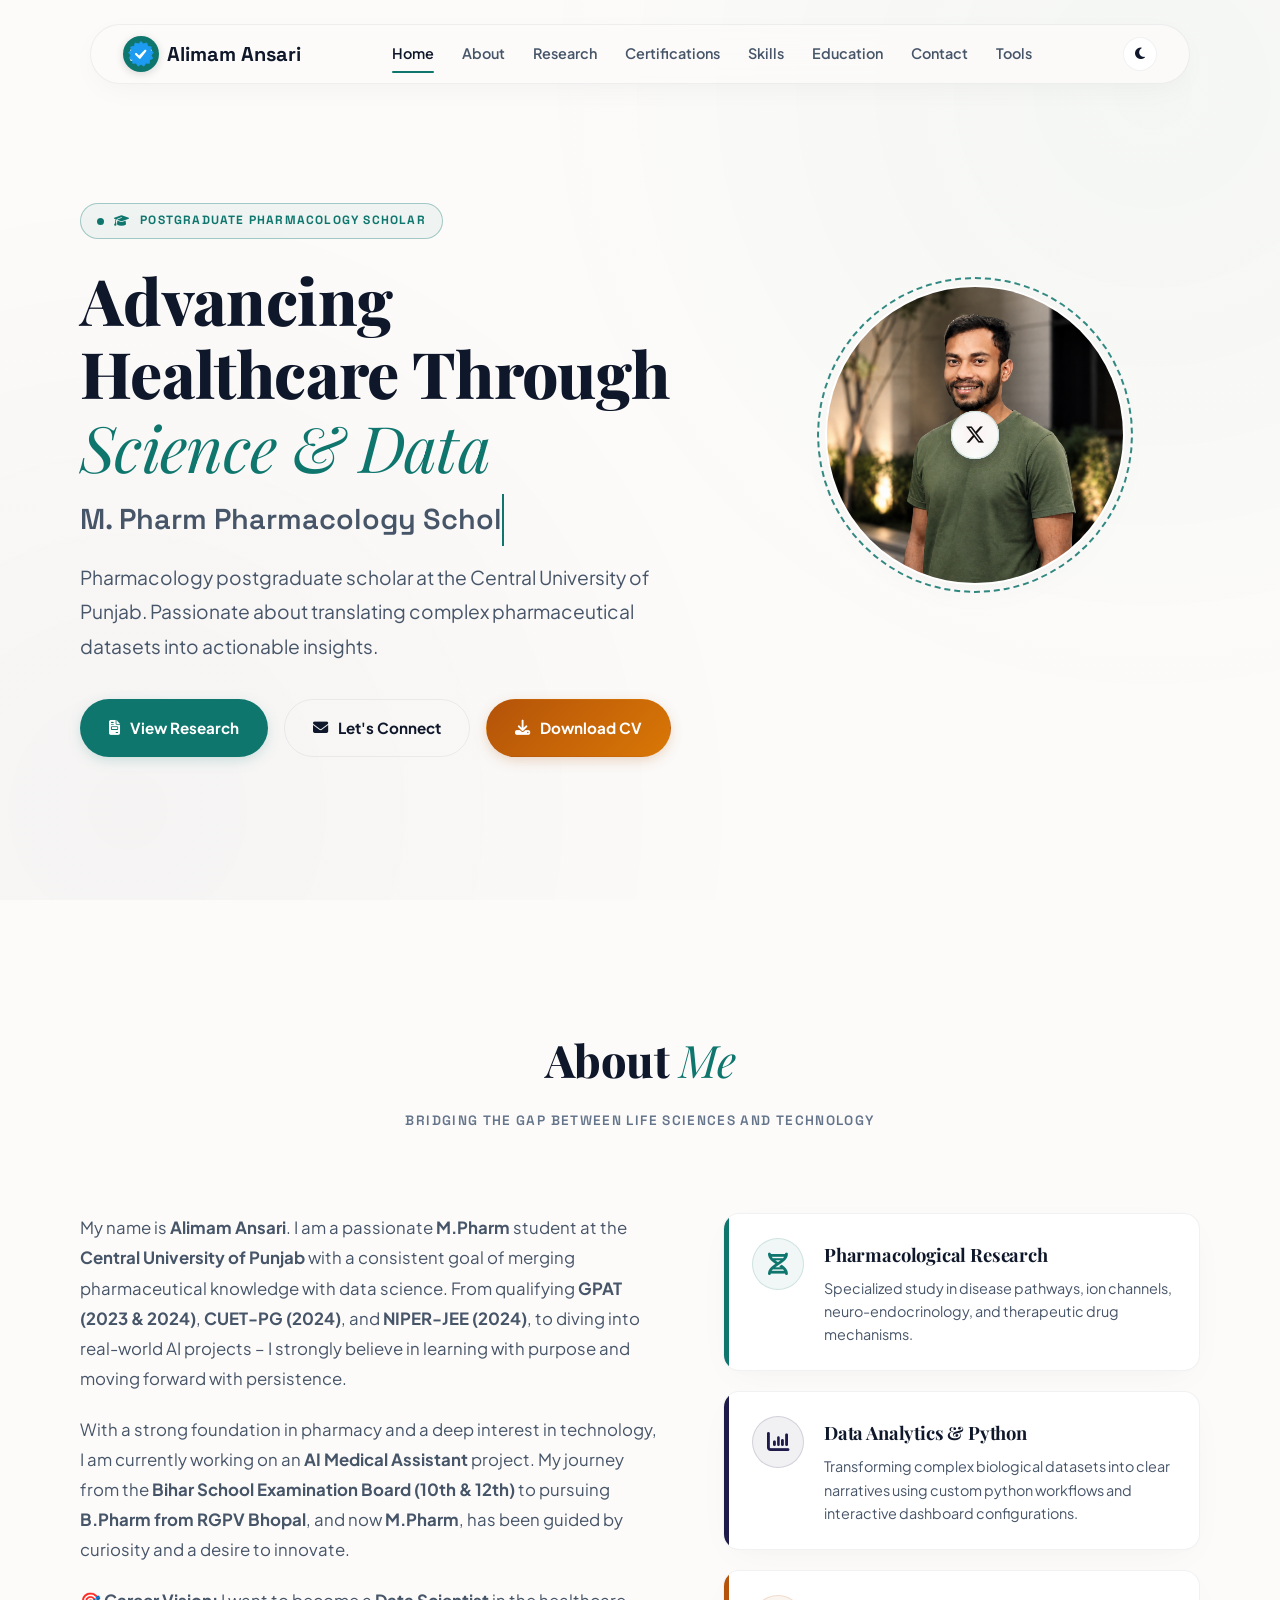
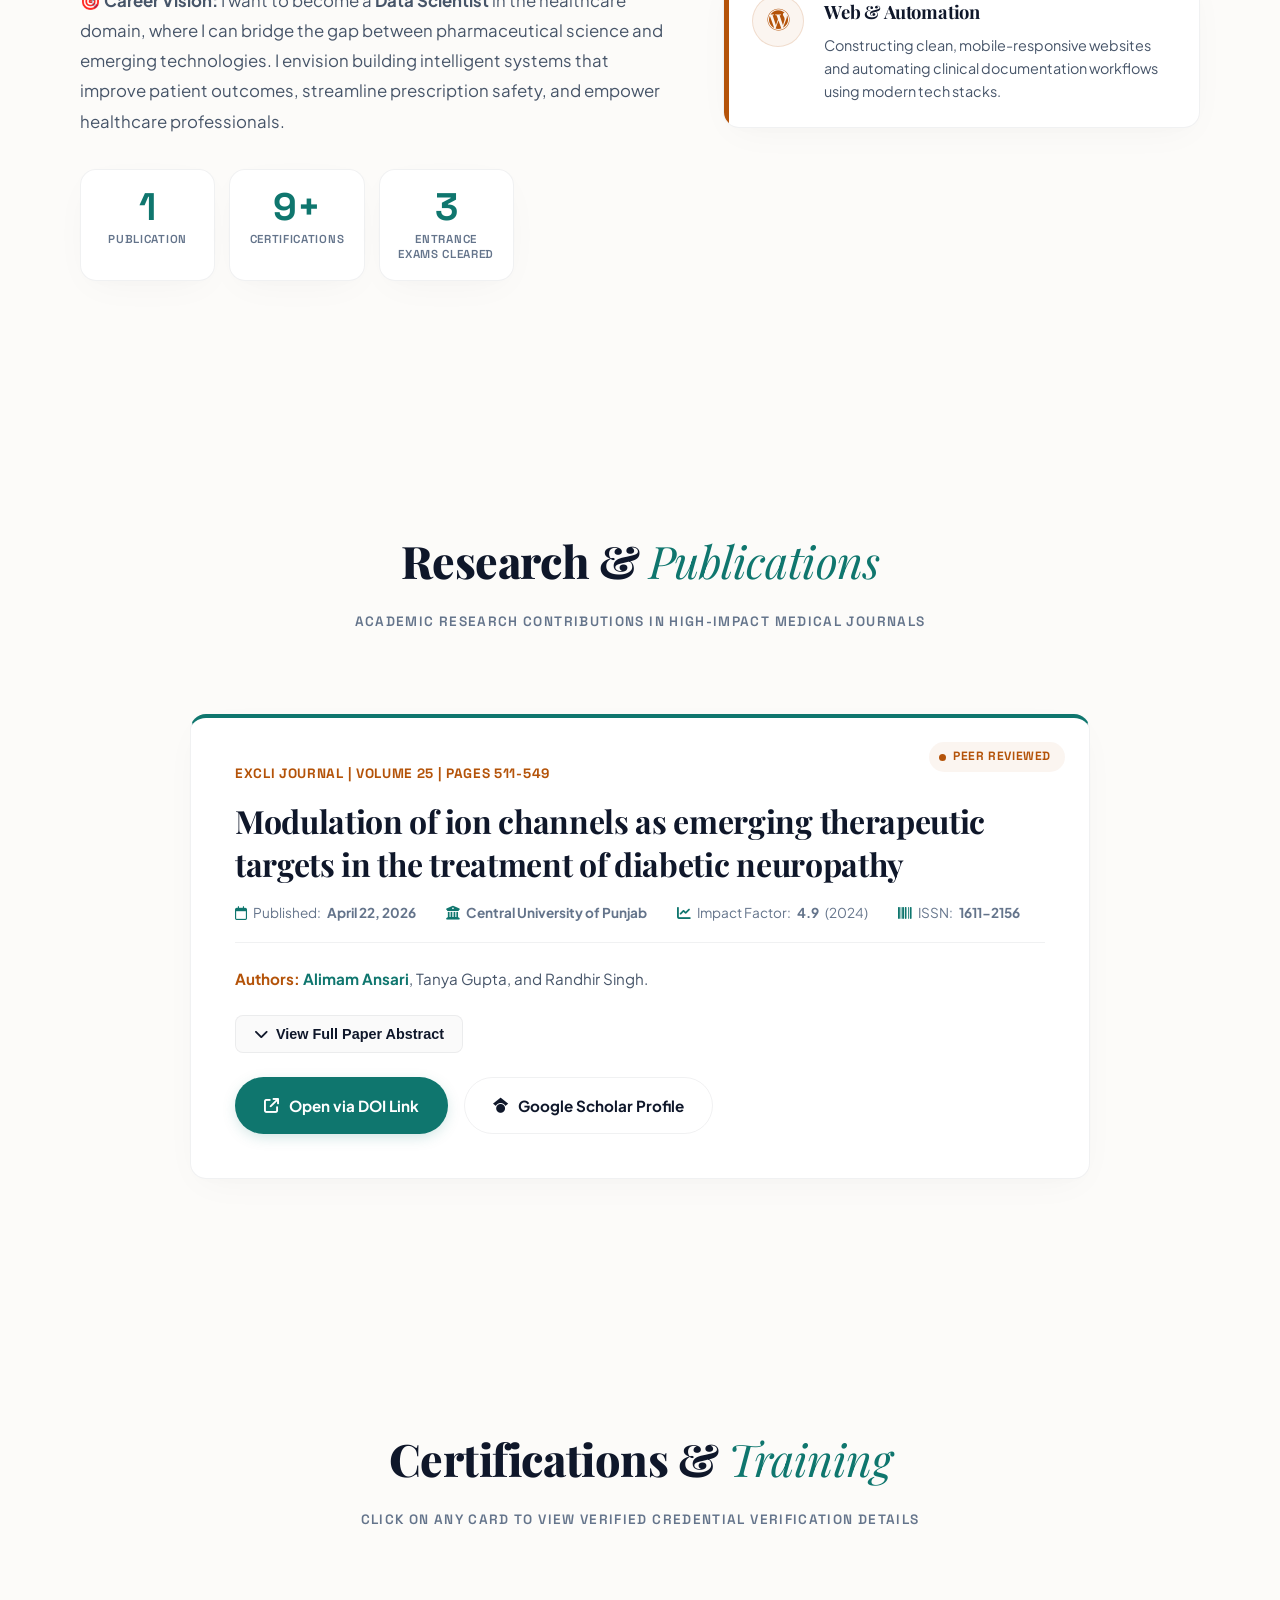
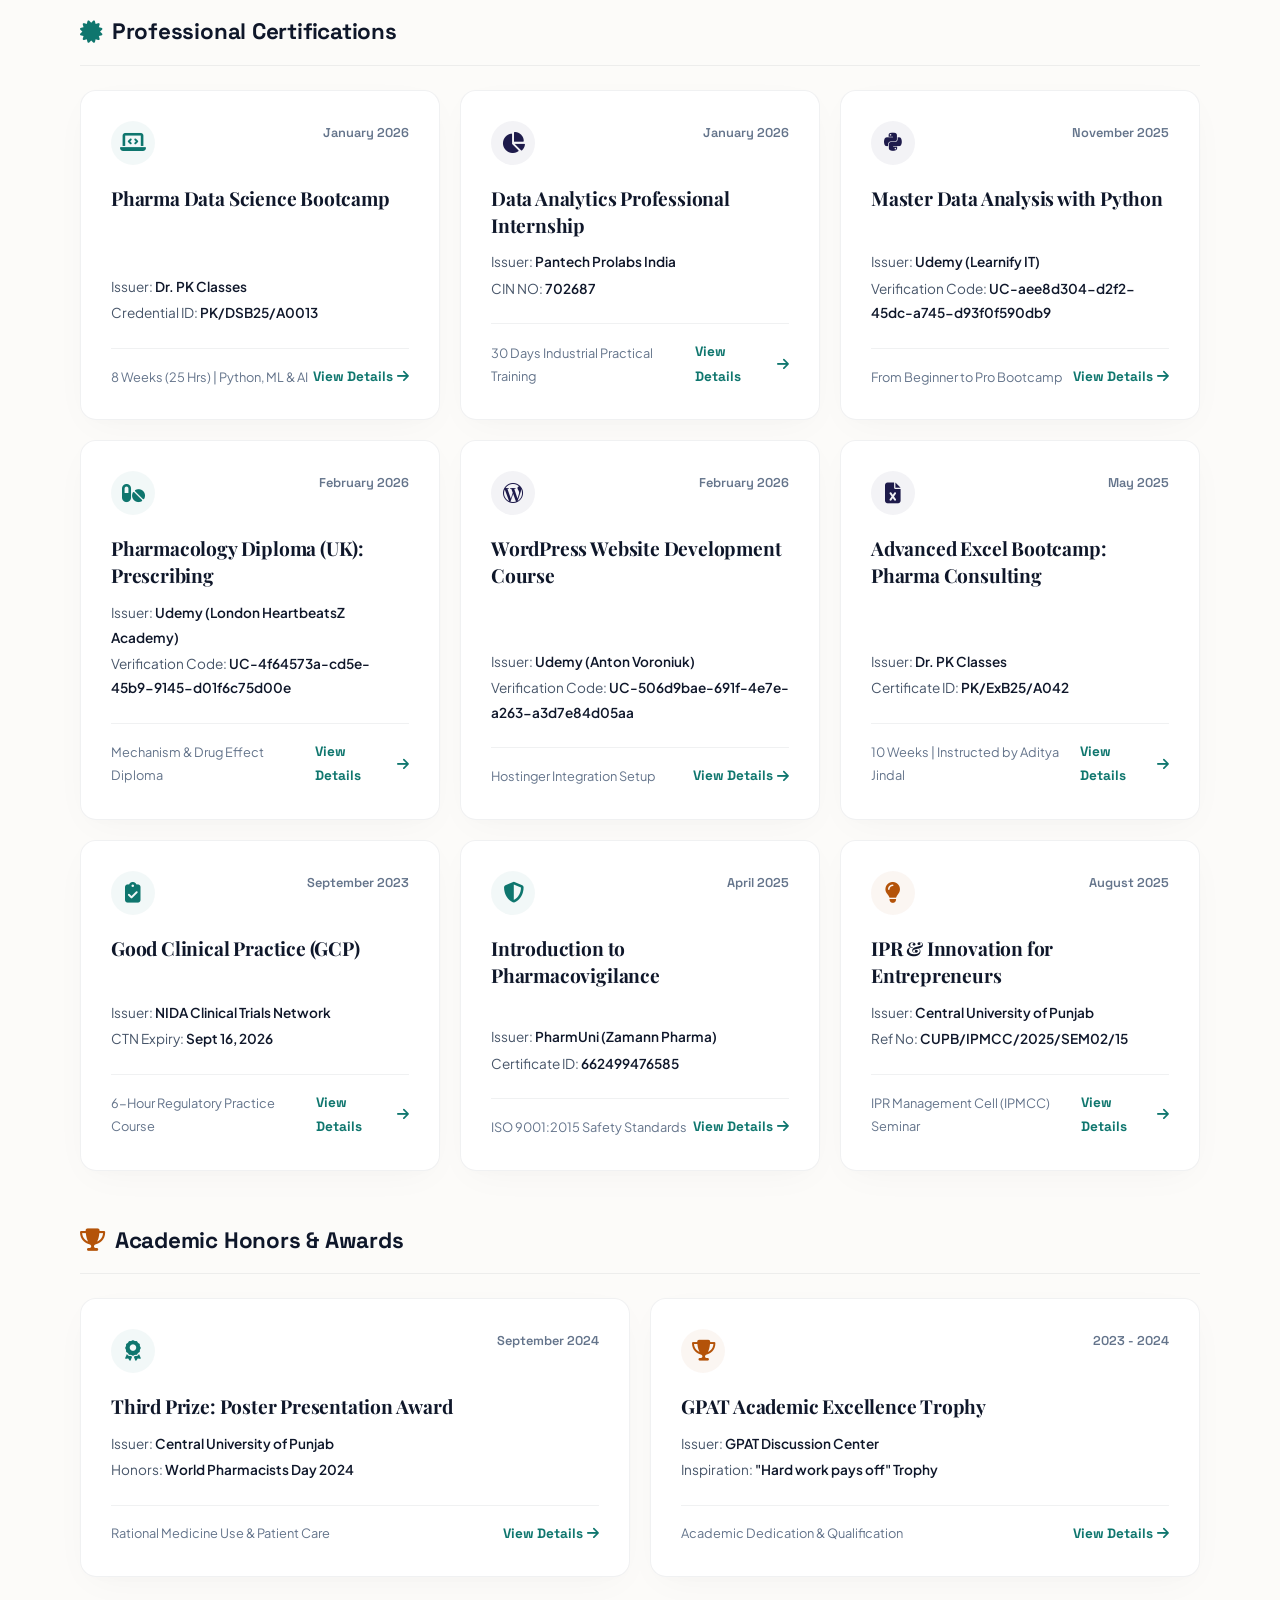
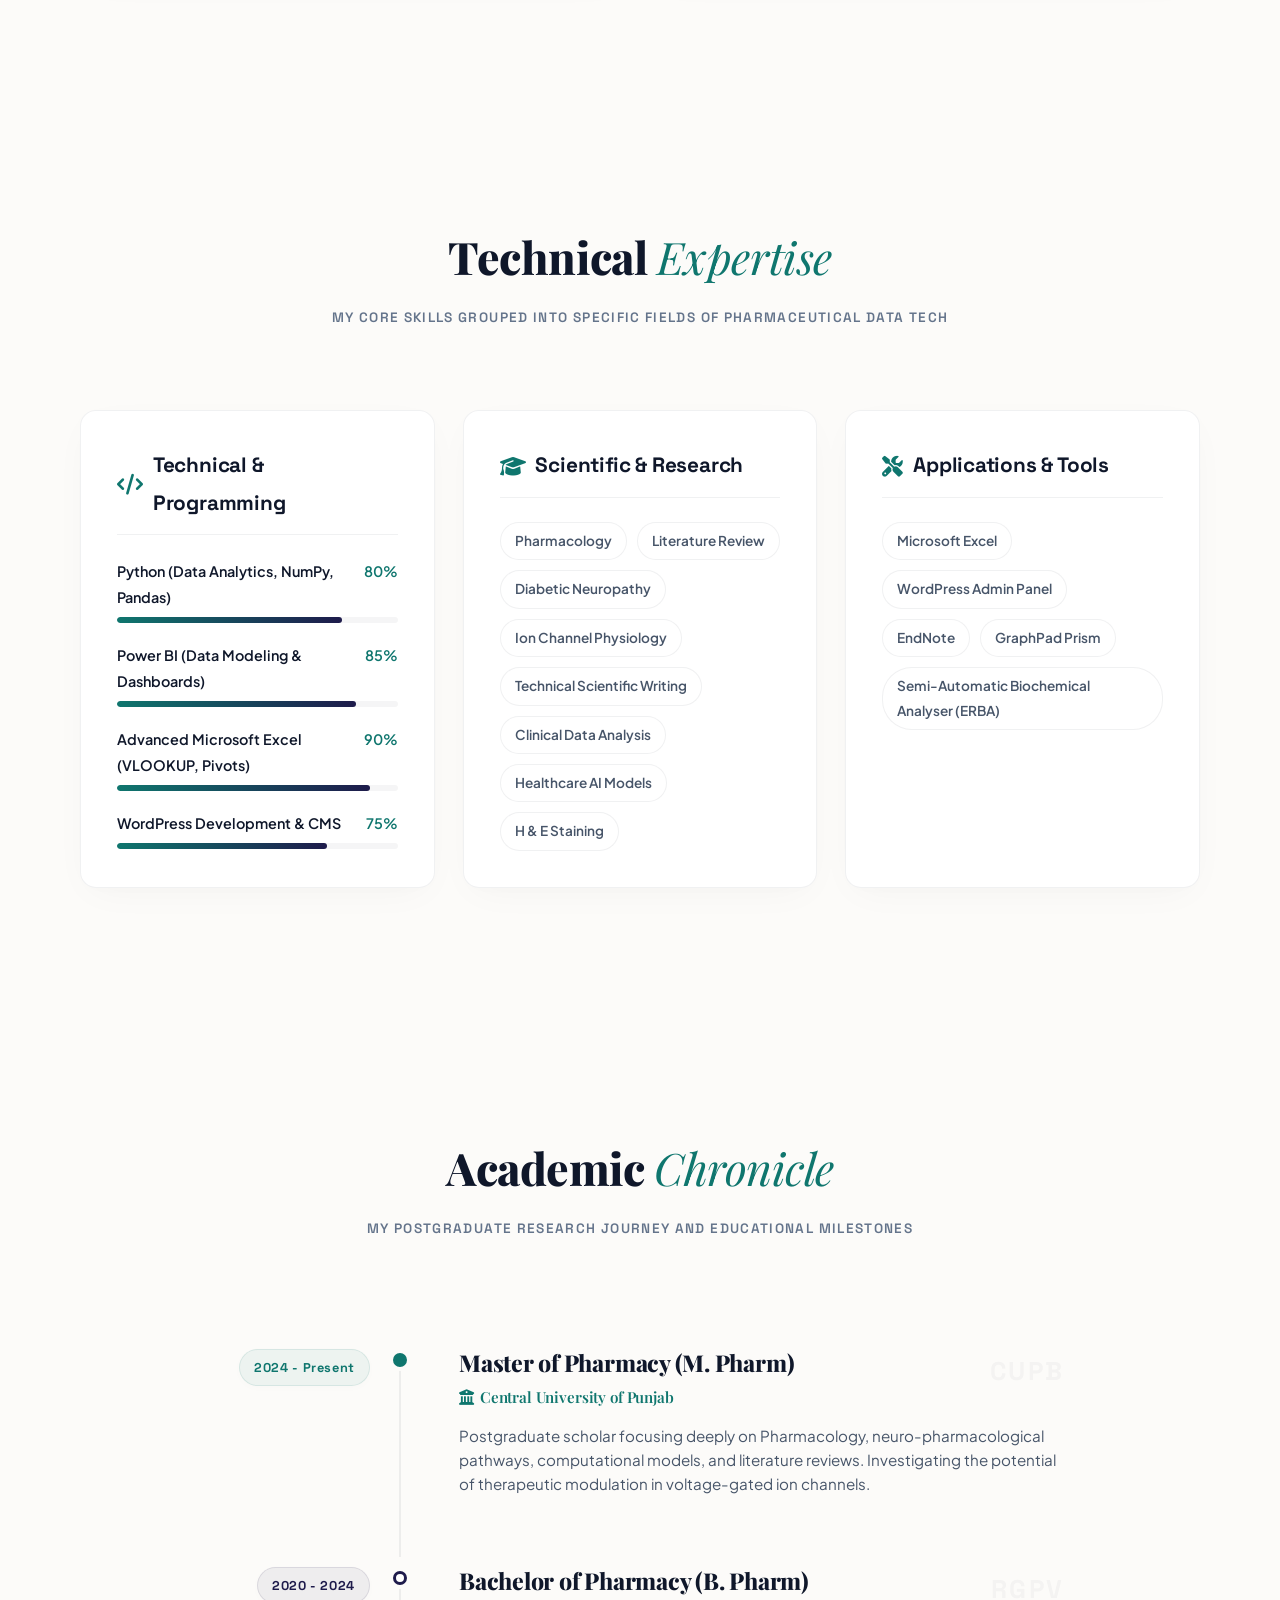
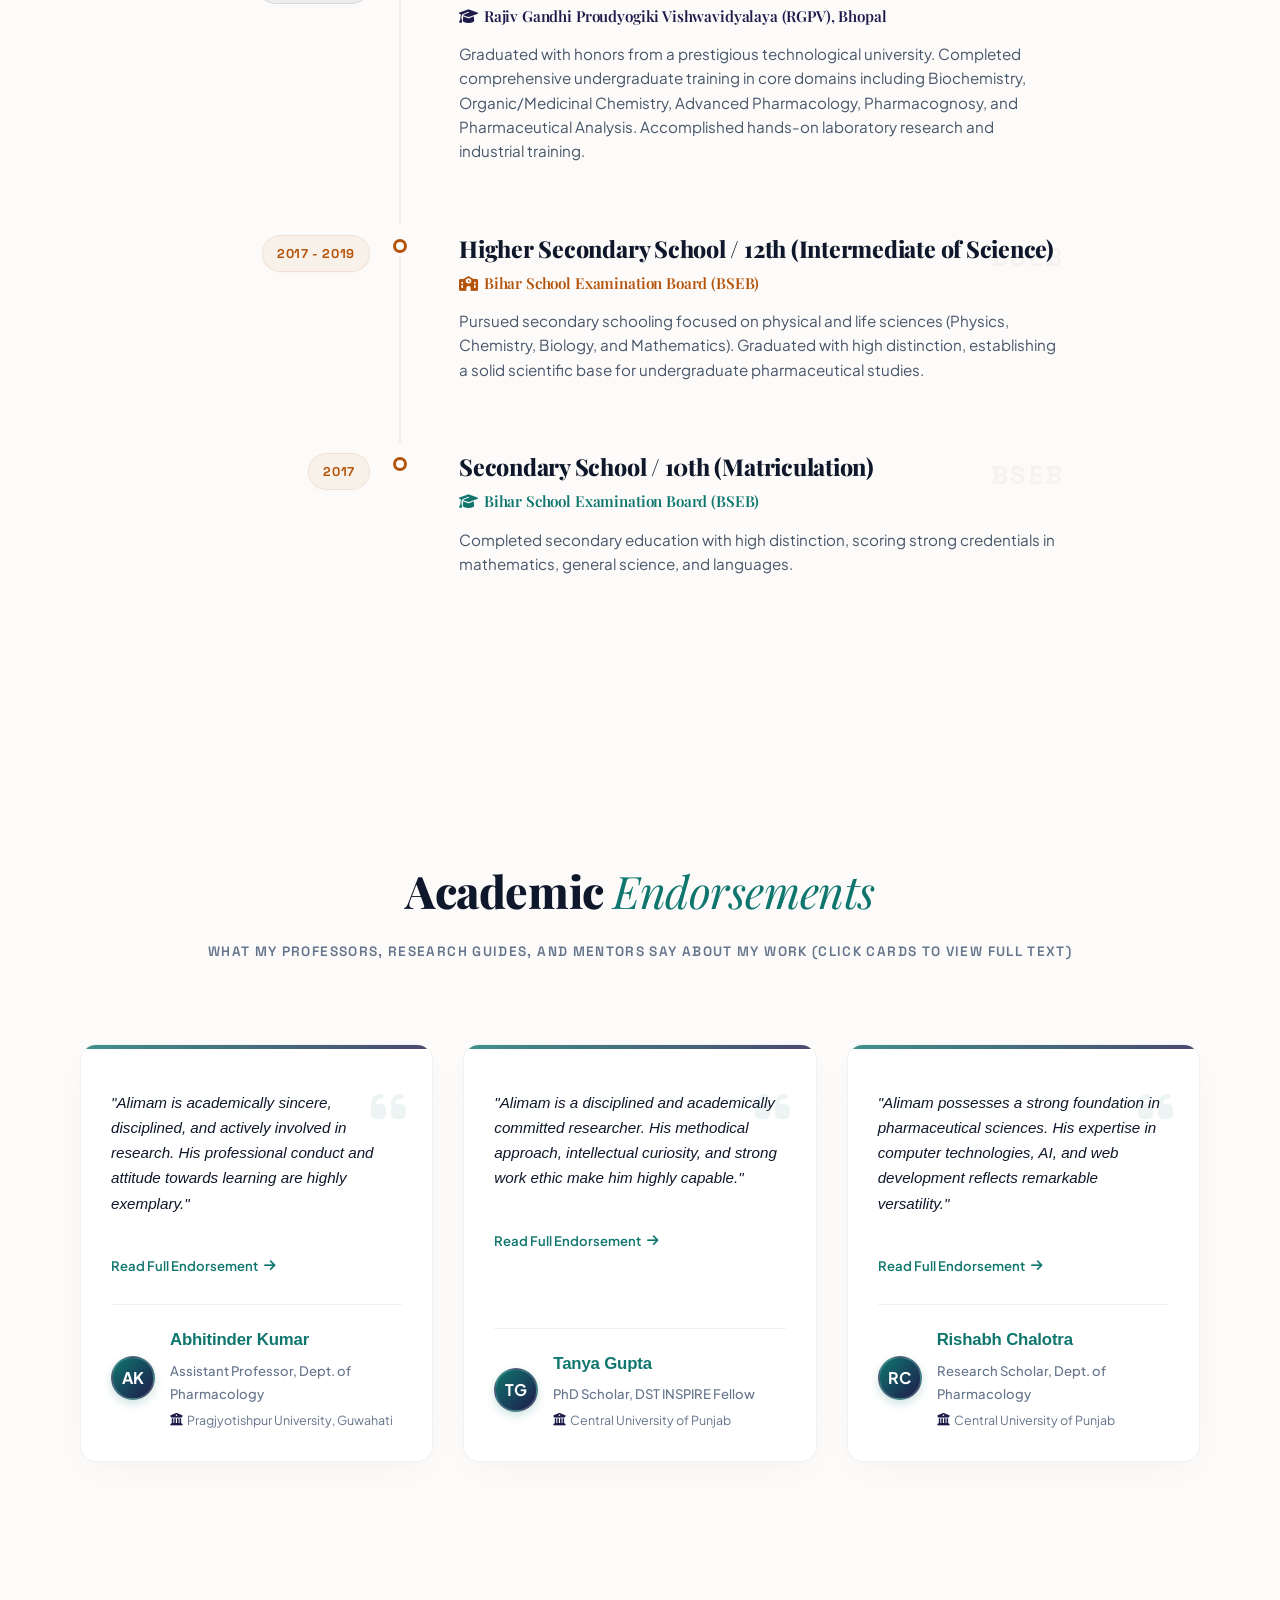
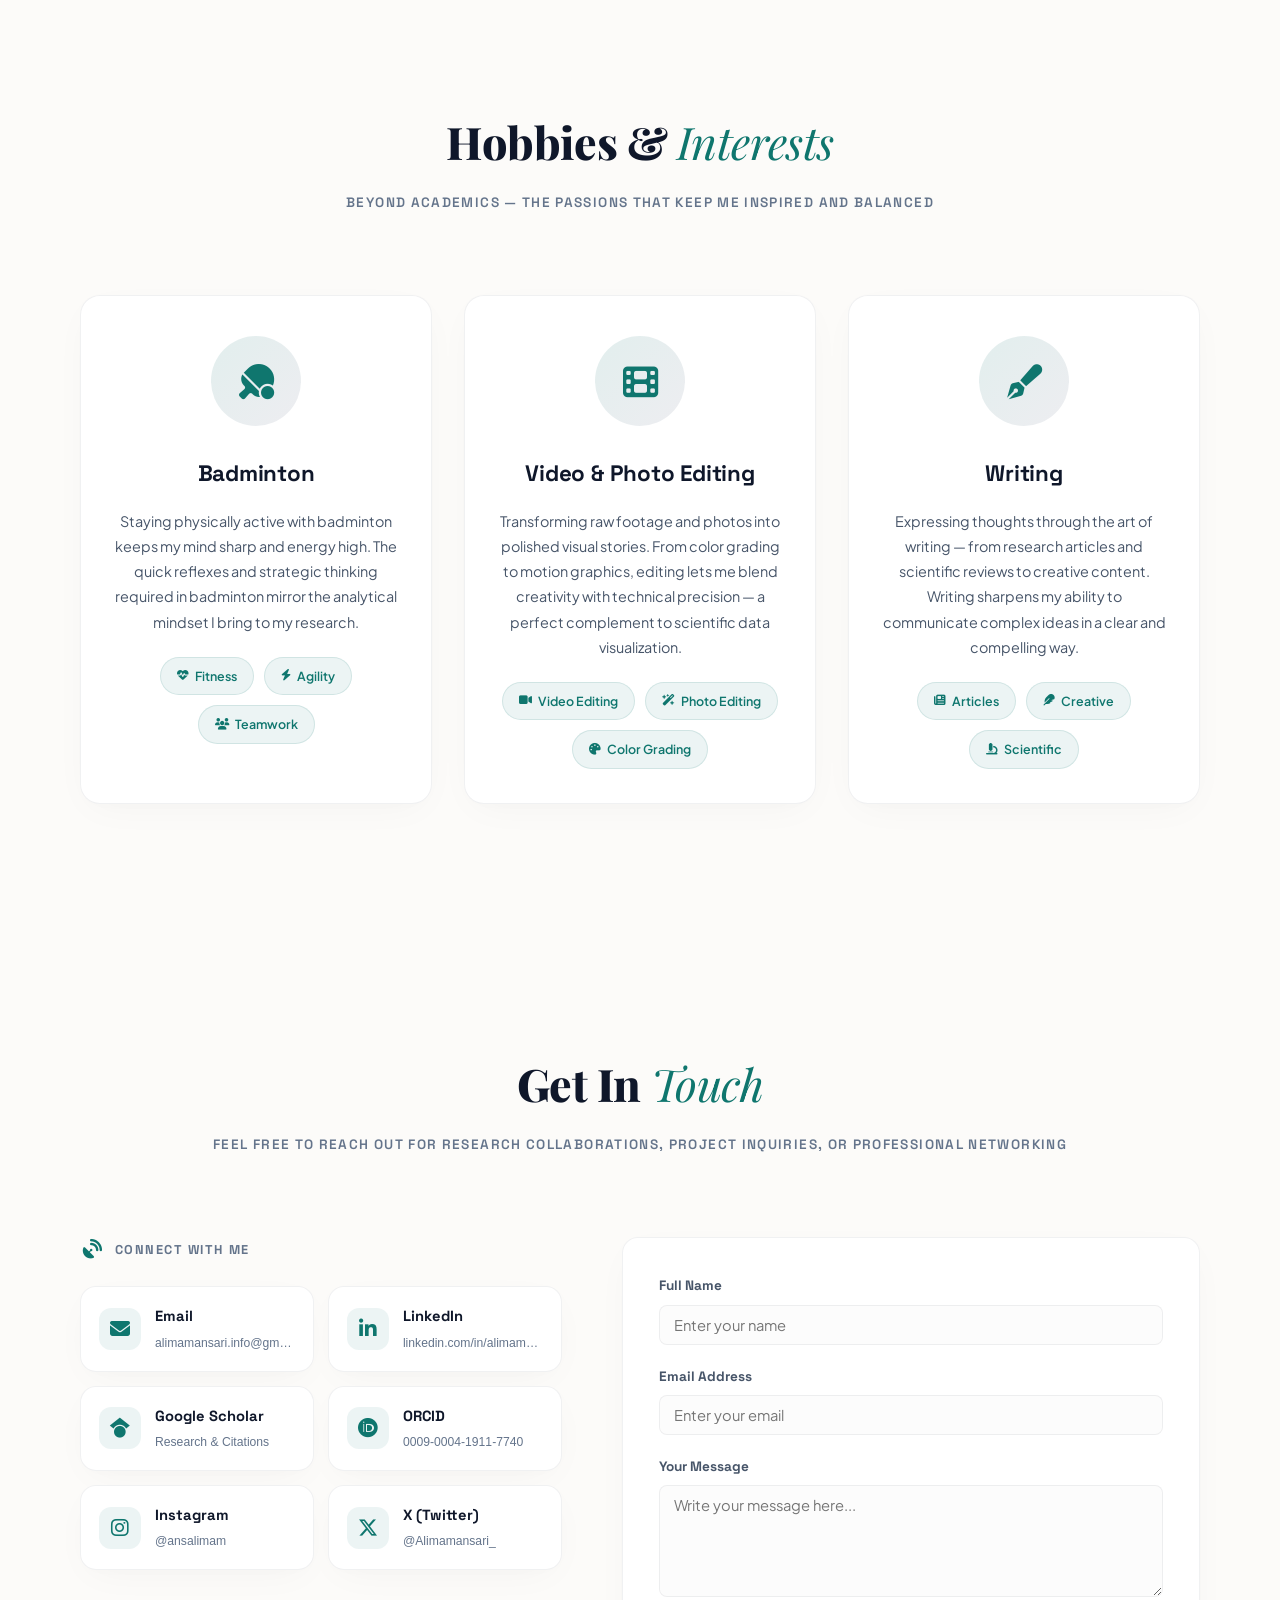
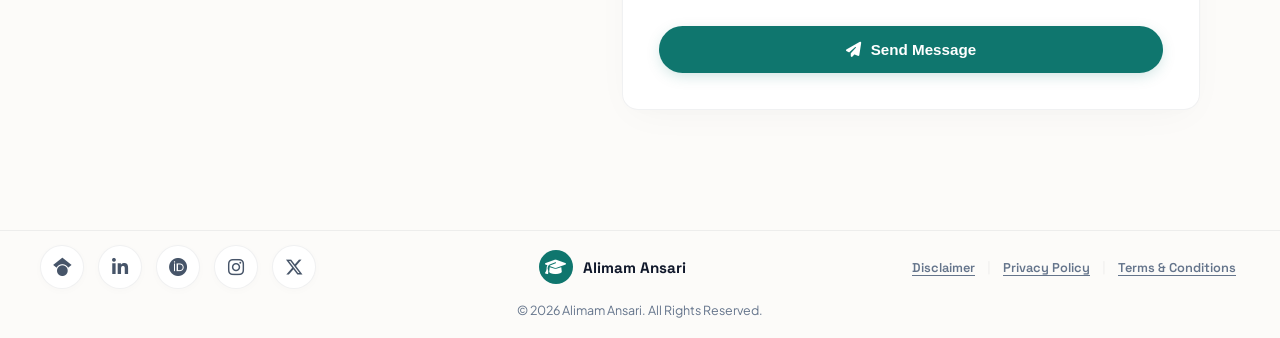
<file: index.html>
<!DOCTYPE html>
<html lang="en" data-theme="light">
<head>
    <meta charset="UTF-8">
    <meta name="viewport" content="width=device-width, initial-scale=1.0">

    <!-- ═══ PRIMARY SEO ═══ -->
    <title>Alimam Ansari | Pharmacology Scholar & Healthcare Data Scientist</title>
    <meta name="description" content="Alimam Ansari — M.Pharm Pharmacology Scholar at Central University of Punjab. Published researcher (EXCLI Journal, IF 4.9), Data Analytics Specialist. Bridging pharmaceutical science with AI and data-driven healthcare innovation.">
    <meta name="keywords" content="Alimam Ansari, Pharmacology, M.Pharm, Central University of Punjab, CUPB, Data Science, Healthcare AI, EXCLI Journal, Drug Discovery, Python, Power BI, Diabetic Neuropathy, Ion Channels, Pharmaceutical Research, GPAT, NIPER">
    <meta name="author" content="Alimam Ansari">
    <meta name="robots" content="index, follow">
    <meta name="theme-color" content="#0d9488">
    <link rel="canonical" href="https://alimamansari.in/">

    <!-- ═══ OPEN GRAPH — Facebook / WhatsApp / LinkedIn ═══ -->
    <meta property="og:type" content="website">
    <meta property="og:url" content="https://alimamansari.in/">
    <meta property="og:title" content="Alimam Ansari | Pharmacology Scholar & Healthcare Data Scientist">
    <meta property="og:description" content="Published M.Pharm researcher at CUPB. EXCLI Journal publication (IF 4.9). Specializing in ion channel pharmacology, data analytics, and healthcare AI.">
    <meta property="og:image" content="https://alimamansari.in/og-image.jpg">
    <meta property="og:image:width" content="1200">
    <meta property="og:image:height" content="630">
    <meta property="og:locale" content="en_IN">
    <meta property="og:site_name" content="Alimam Ansari Portfolio">

    <!-- ═══ TWITTER / X CARD ═══ -->
    <meta name="twitter:card" content="summary_large_image">
    <meta name="twitter:site" content="@Alimamansari_">
    <meta name="twitter:creator" content="@Alimamansari_">
    <meta name="twitter:title" content="Alimam Ansari | Pharmacology Scholar & Healthcare Data Scientist">
    <meta name="twitter:description" content="Published M.Pharm researcher at CUPB. EXCLI Journal (IF 4.9). Ion channel pharmacology, data analytics & healthcare AI.">
    <meta name="twitter:image" content="https://alimamansari.in/og-image.jpg">

    <!-- ═══ STRUCTURED DATA — Google Rich Results ═══ -->
    <script type="application/ld+json">
    {
        "@context": "https://schema.org",
        "@type": "Person",
        "name": "Alimam Ansari",
        "jobTitle": "Postgraduate Pharmacology Scholar & Data Analytics Specialist",
        "affiliation": {
            "@type": "EducationalOrganization",
            "name": "Central University of Punjab",
            "url": "https://cup.edu.in"
        },
        "url": "https://alimamansari.in/",
        "email": "alimamansari.info@gmail.com",
        "sameAs": [
            "https://www.linkedin.com/in/alimamansari",
            "https://scholar.google.com/citations?user=j1bu0HcAAAAJ",
            "https://orcid.org/0009-0004-1911-7740",
            "https://x.com/Alimamansari_",
            "https://www.instagram.com/ansalimam"
        ],
        "knowsAbout": ["Pharmacology", "Data Science", "Healthcare AI", "Ion Channel Biology", "Python", "Power BI"],
        "alumniOf": {
            "@type": "EducationalOrganization",
            "name": "Rajiv Gandhi Proudyogiki Vishwavidyalaya",
            "url": "https://www.rgpv.ac.in"
        }
    }
    </script>

    <!-- Font Awesome Icons -->
    <link rel="stylesheet" href="https://cdnjs.cloudflare.com/ajax/libs/font-awesome/6.5.2/css/all.min.css">
    <!-- Custom CSS Styling -->
    <link rel="stylesheet" href="styles.css?v=1.1.5">
</head>
<body>

    <!-- Ambient Animated Mesh Background -->
    <div class="mesh-bg">
        <div class="mesh-circle circle-1"></div>
        <div class="mesh-circle circle-2"></div>
        <div class="mesh-circle circle-3"></div>
    </div>

    <!-- Scroll Progress Bar -->
    <div class="scroll-progress-bar" id="scrollProgressBar"></div>

    <!-- Back to Top Button -->
    <button class="back-to-top" id="backToTop" title="Back to top">
        <i class="fa-solid fa-arrow-up"></i>
    </button>

    <!-- Navigation Header -->
    <header class="header" id="header">
        <a href="#hero" class="logo">
            <div class="logo-flipper" aria-label="Alimam Ansari Emblem">
                <div class="flipper-inner">
                    <div class="flipper-front" title="Pharmacology Scholar">
                        <i class="fa-solid fa-graduation-cap"></i>
                    </div>
                    <div class="flipper-back" title="Verified Profile">
                        <svg viewBox="0 0 24 24" aria-label="Verified account" role="img" width="26" height="26" style="flex-shrink: 0;"><polygon fill="#1d9bf0" stroke="#1d9bf0" stroke-width="0.8" stroke-linejoin="round" points="12,0.5 14.27,2.78 17.34,1.82 18.3,4.89 21.46,5.47 20.88,8.63 23.42,10.61 21.43,13.15 22.75,16.08 19.82,17.4 19.63,20.61 16.41,20.41 14.75,23.17 12,21.5 9.25,23.17 7.59,20.41 4.37,20.61 4.18,17.4 1.25,16.08 2.57,13.15 0.58,10.61 3.12,8.63 2.54,5.47 5.7,4.89 6.66,1.82 9.73,2.78"></polygon><path fill="#ffffff" d="M10.2,16.2l-3.5-3.5c-0.4-0.4-0.4-1,0-1.4s1-0.4,1.4,0l2.1,2.1l5.1-5.1c0.4-0.4,1-0.4,1.4,0 s0.4,1,0,1.4L11.6,16.2C11.2,16.6,10.6,16.6,10.2,16.2z"></path></svg>
                        <div class="flipper-shine"></div>
                    </div>
                </div>
            </div>
            <span>Alimam Ansari</span>
        </a>
        
        <nav class="nav" id="nav-menu">
            <a href="#hero" class="nav-link active">Home</a>
            <a href="#about" class="nav-link">About</a>
            <a href="#research" class="nav-link">Research</a>
            <a href="#certifications" class="nav-link">Certifications</a>
            <a href="#skills" class="nav-link">Skills</a>
            <a href="#education" class="nav-link">Education</a>
            <a href="#contact" class="nav-link">Contact</a>
            <a href="tools.html" class="nav-link">Tools</a>
        </nav>

        <div style="display: flex; align-items: center; gap: 16px;">
            <button class="theme-toggle-btn" id="theme-toggle" aria-label="Toggle dark/light theme">
                <i class="fa-solid fa-moon" id="theme-icon"></i>
            </button>
            
            <button class="hamburger" id="hamburger-menu" aria-label="Toggle mobile navigation">
                <span></span>
                <span></span>
                <span></span>
            </button>
        </div>
    </header>

    <!-- Hero Section (Editorial Split Grid Layout) -->
    <section class="hero-sec" id="hero">
        <div class="hero-content">
            <div class="hero-badge">
                <i class="fa-solid fa-graduation-cap" style="color: var(--color-primary);"></i> Postgraduate Pharmacology Scholar
            </div>
            <h1 class="hero-title">Advancing Healthcare Through <span>Science & Data</span></h1>
            
            <div class="typewriter-wrapper">
                <span class="typewriter-text" id="typewriter"></span>
            </div>
            
            <p class="hero-desc">
                Pharmacology postgraduate scholar at the Central University of Punjab. Passionate about translating complex pharmaceutical datasets into actionable insights.
            </p>
            
            <div style="display: flex; flex-wrap: wrap; gap: 16px;">
                <a href="#research" class="btn btn-primary">
                    <i class="fa-solid fa-file-invoice"></i> View Research
                </a>
                <a href="#contact" class="btn btn-outline">
                    <i class="fa-solid fa-envelope"></i> Let's Connect
                </a>
                <a href="cv.pdf" download="Alimam_Ansari_CV.pdf" class="btn btn-cv">
                    <i class="fa-solid fa-download"></i> Download CV
                </a>
            </div>
            

        </div>

        <!-- Right Column Overlapping Profile Portrait Image Frame -->
        <div class="hero-graphic-container">
            <div class="profile-image-frame">
                <!-- Inner wrap to enable overflow: hidden and premium shine sweeps without clipping orbiting socials -->
                <div class="profile-img-wrap">
                    <!-- Displays real photo if named profile.PNG is placed in same directory -->
                    <img src="profile.PNG" alt="Alimam Ansari" class="profile-img" onerror="this.style.display='none'; document.getElementById('profile-placeholder').style.display='flex';">
                    
                    <!-- Fallback elegant placeholder monogram in case profile.PNG is missing initially -->
                    <div class="profile-img-placeholder" id="profile-placeholder" style="display: none;">
                        <i class="fa-solid fa-user-tie"></i>
                        <span>Photo Placeholder</span>
                        <small>Name your photo as "profile.PNG"</small>
                    </div>
                </div>
                
                <div class="profile-frame-bg"></div>

                <!-- Orbiting Social Icons Clinging directly to Profile Frame -->
                <div class="orbiting-socials">
                    <div class="orbit-slot scholar-slot">
                        <a href="https://scholar.google.com/citations?user=j1bu0HcAAAAJ&hl=en" target="_blank" rel="noopener noreferrer" class="orbit-icon scholar" title="Google Scholar">
                            <i class="fa-brands fa-google-scholar"></i>
                        </a>
                    </div>
                    <div class="orbit-slot linkedin-slot">
                        <a href="https://www.linkedin.com/in/alimamansari" target="_blank" rel="noopener noreferrer" class="orbit-icon linkedin" title="LinkedIn">
                            <i class="fa-brands fa-linkedin-in"></i>
                        </a>
                    </div>
                    <div class="orbit-slot orcid-slot">
                        <a href="https://orcid.org/0009-0004-1911-7740" target="_blank" rel="noopener noreferrer" class="orbit-icon orcid" title="ORCID">
                            <i class="fa-brands fa-orcid"></i>
                        </a>
                    </div>
                    <div class="orbit-slot instagram-slot">
                        <a href="https://www.instagram.com/ansalimam" target="_blank" rel="noopener noreferrer" class="orbit-icon instagram" title="Instagram">
                            <i class="fa-brands fa-instagram"></i>
                        </a>
                    </div>
                    <div class="orbit-slot x-slot">
                        <a href="https://x.com/Alimamansari_" target="_blank" rel="noopener noreferrer" class="orbit-icon x" title="X (Twitter)">
                            <i class="fa-brands fa-x-twitter"></i>
                        </a>
                    </div>
                </div>
            </div>
        </div>
    </section>

    <!-- About Section -->
    <section class="section" id="about">
        <h2 class="section-title">About <span>Me</span></h2>
        <div class="section-subtitle">Bridging the gap between Life Sciences and Technology</div>
        
        <div class="about-grid">
            <div class="about-text">
                <p>
                    My name is <strong>Alimam Ansari</strong>. I am a passionate <strong>M.Pharm</strong> student at the <strong>Central University of Punjab</strong> with a consistent goal of merging pharmaceutical knowledge with data science. From qualifying <strong>GPAT (2023 & 2024)</strong>, <strong>CUET-PG (2024)</strong>, and <strong>NIPER-JEE (2024)</strong>, to diving into real-world AI projects – I strongly believe in learning with purpose and moving forward with persistence.
                </p>
                <p>
                    With a strong foundation in pharmacy and a deep interest in technology, I am currently working on an <strong>AI Medical Assistant</strong> project. My journey from the <strong>Bihar School Examination Board (10th & 12th)</strong> to pursuing <strong>B.Pharm from RGPV Bhopal</strong>, and now <strong>M.Pharm</strong>, has been guided by curiosity and a desire to innovate.
                </p>
                <p>
                    <strong>🎯 Career Vision:</strong> I want to become a <strong>Data Scientist</strong> in the healthcare domain, where I can bridge the gap between pharmaceutical science and emerging technologies. I envision building intelligent systems that improve patient outcomes, streamline prescription safety, and empower healthcare professionals.
                </p>
                
                <!-- Animated Stats Counter Row -->
                <div class="stats-counter-row">
                    <div class="stat-counter-box glass-card">
                        <div class="stat-number" data-target="1" data-suffix="">0</div>
                        <div class="stat-label">Publication</div>
                    </div>
                    <div class="stat-counter-box glass-card">
                        <div class="stat-number" data-target="9" data-suffix="+">0</div>
                        <div class="stat-label">Certifications</div>
                    </div>
                    <div class="stat-counter-box glass-card">
                        <div class="stat-number" data-target="3" data-suffix="">0</div>
                        <div class="stat-label">Entrance Exams Cleared</div>
                    </div>
                </div>
            </div>
            
            <div class="about-features">
                <div class="feature-item glass-card">
                    <div class="feature-icon">
                        <i class="fa-solid fa-dna"></i>
                    </div>
                    <div class="feature-content">
                        <h4>Pharmacological Research</h4>
                        <p>Specialized study in disease pathways, ion channels, neuro-endocrinology, and therapeutic drug mechanisms.</p>
                    </div>
                </div>
                
                <div class="feature-item glass-card">
                    <div class="feature-icon">
                        <i class="fa-solid fa-chart-column"></i>
                    </div>
                    <div class="feature-content">
                        <h4>Data Analytics & Python</h4>
                        <p>Transforming complex biological datasets into clear narratives using custom python workflows and interactive dashboard configurations.</p>
                    </div>
                </div>
                
                <div class="feature-item glass-card">
                    <div class="feature-icon">
                        <i class="fa-brands fa-wordpress"></i>
                    </div>
                    <div class="feature-content">
                        <h4>Web & Automation</h4>
                        <p>Constructing clean, mobile-responsive websites and automating clinical documentation workflows using modern tech stacks.</p>
                    </div>
                </div>
            </div>
        </div>
    </section>

    <!-- Research Spotlight Section -->
    <section class="section" id="research">
        <h2 class="section-title">Research & <span>Publications</span></h2>
        <div class="section-subtitle">Academic research contributions in high-impact medical journals</div>
        
        <div class="research-container">
            <div class="publication-card glass-card">
                <span class="publication-badge">Peer Reviewed</span>
                <div class="publication-journal">EXCLI Journal | Volume 25 | Pages 511-549</div>
                <h3 class="publication-title">
                    Modulation of ion channels as emerging therapeutic targets in the treatment of diabetic neuropathy
                </h3>
                
                <div class="publication-meta">
                    <span><i class="fa-regular fa-calendar"></i> Published: <strong>April 22, 2026</strong></span>
                    <span><i class="fa-solid fa-building-columns"></i> <strong>Central University of Punjab</strong></span>
                    <span><i class="fa-solid fa-chart-line"></i> Impact Factor: <strong>4.9</strong> (2024)</span>
                    <span><i class="fa-solid fa-barcode"></i> ISSN: <strong>1611-2156</strong></span>
                </div>
                
                <div class="publication-authors">
                    <strong class="authors-label">Authors:</strong> <strong>Alimam Ansari</strong>, Tanya Gupta, and Randhir Singh.
                </div>
                
                <!-- Abstract Drawer -->
                <div class="abstract-drawer">
                    <button class="abstract-toggle-btn" id="abstract-toggle">
                        <i class="fa-solid fa-chevron-down"></i> View Full Paper Abstract
                    </button>
                    
                    <div class="abstract-content" id="abstract-drawer-content">
                        <div class="abstract-text-block">
                            <div class="abstract-title">Abstract Summary:</div>
                            <p>
                                Diabetic neuropathy (DN) represents a major long-term microvascular complication of diabetes mellitus, resulting in chronic neuropathic pain, sensory impairments, and patient discomfort. This comprehensive review examines the vital role of key ion channel families in sensory hyperexcitability and disease pathology. Specifically, voltage-gated sodium (Na<sub>v</sub>), calcium (Ca<sub>v</sub>), and potassium (K<sub>v</sub>) channel dysregulation, alongside TRP, P2X/P2Y, and PIEZO channels are investigated under conditions of sustained hyperglycemia and chronic oxidative stress.
                            </p>
                            <p>
                                Modern pharmacology is witnessing a pivotal transition from single-channel pharmaceutical blockades to synergistically optimized multi-target therapies (such as co-administering KCNQ activators with Na<sub>v</sub> inhibitors). The paper evaluates these clinical strategies alongside next-generation nanocarrier delivery methodologies and gene modulation techniques, offering a definitive therapeutic roadmap while highlighting persistent challenges in channel-selectivity and bio-distribution.
                            </p>
                        </div>
                    </div>
                </div>
                
                <div class="publication-actions">
                    <a href="https://doi.org/10.17179/excli2026-9383" target="_blank" rel="noopener noreferrer" class="btn btn-primary">
                        <i class="fa-solid fa-arrow-up-right-from-square"></i> Open via DOI Link
                    </a>
                    <a href="https://scholar.google.com/citations?user=j1bu0HcAAAAJ&hl=en" target="_blank" rel="noopener noreferrer" class="btn btn-outline">
                        <i class="fa-brands fa-google-scholar"></i> Google Scholar Profile
                    </a>
                </div>
            </div>
        </div>
    </section>

    <!-- Certifications Showcase Section -->
    <section class="section" id="certifications">
        <h2 class="section-title">Certifications & <span>Training</span></h2>
        <div class="section-subtitle">Click on any card to view verified credential verification details</div>
        
        <h3 class="subsection-title"><i class="fa-solid fa-certificate" style="color: var(--color-primary);"></i> Professional Certifications</h3>
        <div class="certifications-grid">
            <!-- Cert 1 -->
            <div class="cert-card glass-card" data-cert-index="1">
                <div class="cert-header">
                    <div class="cert-provider pharma">
                        <i class="fa-solid fa-laptop-code"></i>
                    </div>
                    <span class="cert-date">January 2026</span>
                </div>
                <h3 class="cert-title">Pharma Data Science Bootcamp</h3>
                <div class="cert-meta">
                    <p>Issuer: <span>Dr. PK Classes</span></p>
                    <p>Credential ID: <span>PK/DSB25/A0013</span></p>
                </div>
                <div class="cert-footer">
                    <span style="font-size: 0.8rem; color: var(--text-muted);">8 Weeks (25 Hrs) | Python, ML & AI</span>
                    <span class="cert-link">View Details <i class="fa-solid fa-arrow-right"></i></span>
                </div>
            </div>
            
            <!-- Cert 2 -->
            <div class="cert-card glass-card" data-cert-index="2">
                <div class="cert-header">
                    <div class="cert-provider tech">
                        <i class="fa-solid fa-chart-pie"></i>
                    </div>
                    <span class="cert-date">January 2026</span>
                </div>
                <h3 class="cert-title">Data Analytics Professional Internship</h3>
                <div class="cert-meta">
                    <p>Issuer: <span>Pantech Prolabs India</span></p>
                    <p>CIN NO: <span>702687</span></p>
                </div>
                <div class="cert-footer">
                    <span style="font-size: 0.8rem; color: var(--text-muted);">30 Days Industrial Practical Training</span>
                    <span class="cert-link">View Details <i class="fa-solid fa-arrow-right"></i></span>
                </div>
            </div>
            
            <!-- Cert 3 -->
            <div class="cert-card glass-card" data-cert-index="3">
                <div class="cert-header">
                    <div class="cert-provider tech">
                        <i class="fa-brands fa-python"></i>
                    </div>
                    <span class="cert-date">November 2025</span>
                </div>
                <h3 class="cert-title">Master Data Analysis with Python</h3>
                <div class="cert-meta">
                    <p>Issuer: <span>Udemy (Learnify IT)</span></p>
                    <p>Verification Code: <span>UC-aee8d304-d2f2-45dc-a745-d93f0f590db9</span></p>
                </div>
                <div class="cert-footer">
                    <span style="font-size: 0.8rem; color: var(--text-muted);">From Beginner to Pro Bootcamp</span>
                    <span class="cert-link">View Details <i class="fa-solid fa-arrow-right"></i></span>
                </div>
            </div>
            
            <!-- Cert 4 -->
            <div class="cert-card glass-card" data-cert-index="4">
                <div class="cert-header">
                    <div class="cert-provider pharma">
                        <i class="fa-solid fa-pills"></i>
                    </div>
                    <span class="cert-date">February 2026</span>
                </div>
                <h3 class="cert-title">Pharmacology Diploma (UK): Prescribing</h3>
                <div class="cert-meta">
                    <p>Issuer: <span>Udemy (London HeartbeatsZ Academy)</span></p>
                    <p>Verification Code: <span>UC-4f64573a-cd5e-45b9-9145-d01f6c75d00e</span></p>
                </div>
                <div class="cert-footer">
                    <span style="font-size: 0.8rem; color: var(--text-muted);">Mechanism & Drug Effect Diploma</span>
                    <span class="cert-link">View Details <i class="fa-solid fa-arrow-right"></i></span>
                </div>
            </div>
            
            <!-- Cert 5 -->
            <div class="cert-card glass-card" data-cert-index="5">
                <div class="cert-header">
                    <div class="cert-provider tech">
                        <i class="fa-brands fa-wordpress-simple"></i>
                    </div>
                    <span class="cert-date">February 2026</span>
                </div>
                <h3 class="cert-title">WordPress Website Development Course</h3>
                <div class="cert-meta">
                    <p>Issuer: <span>Udemy (Anton Voroniuk)</span></p>
                    <p>Verification Code: <span>UC-506d9bae-691f-4e7e-a263-a3d7e84d05aa</span></p>
                </div>
                <div class="cert-footer">
                    <span style="font-size: 0.8rem; color: var(--text-muted);">Hostinger Integration Setup</span>
                    <span class="cert-link">View Details <i class="fa-solid fa-arrow-right"></i></span>
                </div>
            </div>

            <!-- Cert 6 -->
            <div class="cert-card glass-card" data-cert-index="6">
                <div class="cert-header">
                    <div class="cert-provider tech">
                        <i class="fa-solid fa-file-excel"></i>
                    </div>
                    <span class="cert-date">May 2025</span>
                </div>
                <h3 class="cert-title">Advanced Excel Bootcamp: Pharma Consulting</h3>
                <div class="cert-meta">
                    <p>Issuer: <span>Dr. PK Classes</span></p>
                    <p>Certificate ID: <span>PK/ExB25/A042</span></p>
                </div>
                <div class="cert-footer">
                    <span style="font-size: 0.8rem; color: var(--text-muted);">10 Weeks | Instructed by Aditya Jindal</span>
                    <span class="cert-link">View Details <i class="fa-solid fa-arrow-right"></i></span>
                </div>
            </div>

            <!-- Cert 7 -->
            <div class="cert-card glass-card" data-cert-index="7">
                <div class="cert-header">
                    <div class="cert-provider pharma">
                        <i class="fa-solid fa-clipboard-check"></i>
                    </div>
                    <span class="cert-date">September 2023</span>
                </div>
                <h3 class="cert-title">Good Clinical Practice (GCP)</h3>
                <div class="cert-meta">
                    <p>Issuer: <span>NIDA Clinical Trials Network</span></p>
                    <p>CTN Expiry: <span>Sept 16, 2026</span></p>
                </div>
                <div class="cert-footer">
                    <span style="font-size: 0.8rem; color: var(--text-muted);">6-Hour Regulatory Practice Course</span>
                    <span class="cert-link">View Details <i class="fa-solid fa-arrow-right"></i></span>
                </div>
            </div>

            <!-- Cert 8 -->
            <div class="cert-card glass-card" data-cert-index="8">
                <div class="cert-header">
                    <div class="cert-provider pharma">
                        <i class="fa-solid fa-shield-halved"></i>
                    </div>
                    <span class="cert-date">April 2025</span>
                </div>
                <h3 class="cert-title">Introduction to Pharmacovigilance</h3>
                <div class="cert-meta">
                    <p>Issuer: <span>PharmUni (Zamann Pharma)</span></p>
                    <p>Certificate ID: <span>662499476585</span></p>
                </div>
                <div class="cert-footer">
                    <span style="font-size: 0.8rem; color: var(--text-muted);">ISO 9001:2015 Safety Standards</span>
                    <span class="cert-link">View Details <i class="fa-solid fa-arrow-right"></i></span>
                </div>
            </div>

            <!-- Cert 9 -->
            <div class="cert-card glass-card" data-cert-index="9">
                <div class="cert-header">
                    <div class="cert-provider">
                        <i class="fa-solid fa-lightbulb"></i>
                    </div>
                    <span class="cert-date">August 2025</span>
                </div>
                <h3 class="cert-title">IPR & Innovation for Entrepreneurs</h3>
                <div class="cert-meta">
                    <p>Issuer: <span>Central University of Punjab</span></p>
                    <p>Ref No: <span>CUPB/IPMCC/2025/SEM02/15</span></p>
                </div>
                <div class="cert-footer">
                    <span style="font-size: 0.8rem; color: var(--text-muted);">IPR Management Cell (IPMCC) Seminar</span>
                    <span class="cert-link">View Details <i class="fa-solid fa-arrow-right"></i></span>
                </div>
            </div>
        </div>

        <h3 class="subsection-title" style="margin-top: 50px;"><i class="fa-solid fa-trophy" style="color: var(--color-accent);"></i> Academic Honors & Awards</h3>
        <div class="certifications-grid">
            <!-- Award 10 -->
            <div class="cert-card glass-card" data-cert-index="10">
                <div class="cert-header">
                    <div class="cert-provider pharma">
                        <i class="fa-solid fa-award"></i>
                    </div>
                    <span class="cert-date">September 2024</span>
                </div>
                <h3 class="cert-title">Third Prize: Poster Presentation Award</h3>
                <div class="cert-meta">
                    <p>Issuer: <span>Central University of Punjab</span></p>
                    <p>Honors: <span>World Pharmacists Day 2024</span></p>
                </div>
                <div class="cert-footer">
                    <span style="font-size: 0.8rem; color: var(--text-muted);">Rational Medicine Use & Patient Care</span>
                    <span class="cert-link">View Details <i class="fa-solid fa-arrow-right"></i></span>
                </div>
            </div>

            <!-- Award 11 -->
            <div class="cert-card glass-card" data-cert-index="11">
                <div class="cert-header">
                    <div class="cert-provider">
                        <i class="fa-solid fa-trophy"></i>
                    </div>
                    <span class="cert-date">2023 - 2024</span>
                </div>
                <h3 class="cert-title">GPAT Academic Excellence Trophy</h3>
                <div class="cert-meta">
                    <p>Issuer: <span>GPAT Discussion Center</span></p>
                    <p>Inspiration: <span>"Hard work pays off" Trophy</span></p>
                </div>
                <div class="cert-footer">
                    <span style="font-size: 0.8rem; color: var(--text-muted);">Academic Dedication & Qualification</span>
                    <span class="cert-link">View Details <i class="fa-solid fa-arrow-right"></i></span>
                </div>
            </div>
        </div>
    </section>

    <!-- Certification Modal Overlay -->
    <div class="modal-overlay" id="cert-modal">
        <div class="modal-card">
            <button class="modal-close-btn" id="modal-close" aria-label="Close modal">
                <i class="fa-solid fa-xmark"></i>
            </button>
            <div class="modal-icon-wrap" id="modal-icon">
                <i class="fa-solid fa-certificate"></i>
            </div>
            <h3 class="modal-title" id="modal-title">Certificate Title</h3>
            <div class="modal-issuer" id="modal-issuer">Issuer Name</div>
            
            <div class="modal-details">
                <p><strong>Issued On:</strong> <span id="modal-date">Date</span></p>
                <p><strong>Credential Code:</strong> <span id="modal-cred">Verification Code</span></p>
                <p><strong>Curriculum Scope:</strong> <span id="modal-scope">Scope details</span></p>
            </div>
            
            <button class="btn btn-primary" id="modal-action-btn" style="width: 100%; justify-content: center;">
                <i class="fa-solid fa-circle-check"></i> Close Credentials Inspection
            </button>
        </div>
    </div>

    <!-- Skills Showcase Section -->
    <section class="section" id="skills">
        <h2 class="section-title">Technical <span>Expertise</span></h2>
        <div class="section-subtitle">My core skills grouped into specific fields of pharmaceutical data tech</div>
        
        <div class="skills-container">

            <!-- Column 1: Technical & Programming -->
            <div class="skills-column glass-card">
                <h3><i class="fa-solid fa-code"></i> Technical &amp; Programming</h3>
                <div class="skill-list">
                    <div class="skill-item">
                        <div class="skill-info">
                            <span class="skill-name">Python (Data Analytics, NumPy, Pandas)</span>
                            <span class="skill-percentage">80%</span>
                        </div>
                        <div class="skill-bar">
                            <div class="skill-progress" data-width="80%"></div>
                        </div>
                    </div>

                    <div class="skill-item">
                        <div class="skill-info">
                            <span class="skill-name">Power BI (Data Modeling &amp; Dashboards)</span>
                            <span class="skill-percentage">85%</span>
                        </div>
                        <div class="skill-bar">
                            <div class="skill-progress" data-width="85%"></div>
                        </div>
                    </div>

                    <div class="skill-item">
                        <div class="skill-info">
                            <span class="skill-name">Advanced Microsoft Excel (VLOOKUP, Pivots)</span>
                            <span class="skill-percentage">90%</span>
                        </div>
                        <div class="skill-bar">
                            <div class="skill-progress" data-width="90%"></div>
                        </div>
                    </div>

                    <div class="skill-item">
                        <div class="skill-info">
                            <span class="skill-name">WordPress Development &amp; CMS</span>
                            <span class="skill-percentage">75%</span>
                        </div>
                        <div class="skill-bar">
                            <div class="skill-progress" data-width="75%"></div>
                        </div>
                    </div>
                </div>
            </div>

            <!-- Column 2: Scientific & Research -->
            <div class="skills-column glass-card">
                <h3><i class="fa-solid fa-graduation-cap"></i> Scientific &amp; Research</h3>
                <div class="tag-cloud">
                    <span class="tag-item">Pharmacology</span>
                    <span class="tag-item">Literature Review</span>
                    <span class="tag-item">Diabetic Neuropathy</span>
                    <span class="tag-item">Ion Channel Physiology</span>
                    <span class="tag-item">Technical Scientific Writing</span>
                    <span class="tag-item">Clinical Data Analysis</span>
                    <span class="tag-item">Healthcare AI Models</span>
                    <span class="tag-item">H &amp; E Staining</span>
                </div>
            </div>

            <!-- Column 3: Applications & Tools -->
            <div class="skills-column glass-card">
                <h3><i class="fa-solid fa-screwdriver-wrench"></i> Applications &amp; Tools</h3>
                <div class="tag-cloud">
                    <span class="tag-item">Microsoft Excel</span>
                    <span class="tag-item">WordPress Admin Panel</span>
                    <span class="tag-item">EndNote</span>
                    <span class="tag-item">GraphPad Prism</span>
                    <span class="tag-item">Semi-Automatic Biochemical Analyser (ERBA)</span>
                </div>
            </div>

        </div>
    </section>

    <!-- Education Timeline Section -->
    <section class="section" id="education">
        <h2 class="section-title">Academic <span>Chronicle</span></h2>
        <div class="section-subtitle">My postgraduate research journey and educational milestones</div>
        
        <div class="editorial-timeline">
            <!-- Timeline Item 1 -->
            <div class="edit-timeline-item cup-item">
                <div class="edit-timeline-year">
                    <span class="year-badge cup-year">2024 - Present</span>
                </div>
                <div class="edit-timeline-tracker">
                    <div class="edit-timeline-dot cup-dot"></div>
                </div>
                <div class="edit-timeline-details">
                    <span class="timeline-watermark">CUPB</span>
                    <h3 class="degree-title">Master of Pharmacy (M. Pharm)</h3>
                    <h4 class="school-name cup-name"><i class="fa-solid fa-building-columns"></i> Central University of Punjab</h4>
                    <p class="degree-desc">
                        Postgraduate scholar focusing deeply on Pharmacology, neuro-pharmacological pathways, computational models, and literature reviews. Investigating the potential of therapeutic modulation in voltage-gated ion channels.
                    </p>
                </div>
            </div>
            
            <!-- Timeline Item 2 -->
            <div class="edit-timeline-item rgpv-item">
                <div class="edit-timeline-year">
                    <span class="year-badge rgpv-year">2020 - 2024</span>
                </div>
                <div class="edit-timeline-tracker">
                    <div class="edit-timeline-dot rgpv-dot"></div>
                </div>
                <div class="edit-timeline-details">
                    <span class="timeline-watermark">RGPV</span>
                    <h3 class="degree-title">Bachelor of Pharmacy (B. Pharm)</h3>
                    <h4 class="school-name rgpv-name"><i class="fa-solid fa-graduation-cap"></i> Rajiv Gandhi Proudyogiki Vishwavidyalaya (RGPV), Bhopal</h4>
                    <p class="degree-desc">
                        Graduated with honors from a prestigious technological university. Completed comprehensive undergraduate training in core domains including Biochemistry, Organic/Medicinal Chemistry, Advanced Pharmacology, Pharmacognosy, and Pharmaceutical Analysis. Accomplished hands-on laboratory research and industrial training.
                    </p>
                </div>
            </div>

            <!-- Timeline Item 3 -->
            <div class="edit-timeline-item bseb-item">
                <div class="edit-timeline-year">
                    <span class="year-badge bseb-year">2017 - 2019</span>
                </div>
                <div class="edit-timeline-tracker">
                    <div class="edit-timeline-dot bseb-dot"></div>
                </div>
                <div class="edit-timeline-details">
                    <span class="timeline-watermark">BSEB</span>
                    <h3 class="degree-title">Higher Secondary School / 12th (Intermediate of Science)</h3>
                    <h4 class="school-name bseb-name"><i class="fa-solid fa-school"></i> Bihar School Examination Board (BSEB)</h4>
                    <p class="degree-desc">
                        Pursued secondary schooling focused on physical and life sciences (Physics, Chemistry, Biology, and Mathematics). Graduated with high distinction, establishing a solid scientific base for undergraduate pharmaceutical studies.
                    </p>
                </div>
            </div>

            <!-- Timeline Item 4 -->
            <div class="edit-timeline-item bseb-10-item">
                <div class="edit-timeline-year">
                    <span class="year-badge bseb-year">2017</span>
                </div>
                <div class="edit-timeline-tracker">
                    <div class="edit-timeline-dot bseb-dot"></div>
                </div>
                <div class="edit-timeline-details">
                    <span class="timeline-watermark">BSEB</span>
                    <h3 class="degree-title">Secondary School / 10th (Matriculation)</h3>
                    <h4 class="school-name bseb-name-10"><i class="fa-solid fa-graduation-cap"></i> Bihar School Examination Board (BSEB)</h4>
                    <p class="degree-desc">
                        Completed secondary education with high distinction, scoring strong credentials in mathematics, general science, and languages.
                    </p>
                </div>
            </div>
        </div>
    </section>

    <!-- Academic Endorsements (Testimonial) Section -->
    <section class="section" id="endorsements">
        <h2 class="section-title">Academic <span>Endorsements</span></h2>
        <div class="section-subtitle">What my professors, research guides, and mentors say about my work (Click cards to view full text)</div>
        
        <div class="endorsements-grid">
            <!-- Endorsement 1 -->
            <div class="endorsement-card glass-card clickable-endorsement" 
                 title="Click to read full recommendation"
                 data-full-quote="Alimam Ansari is academically sincere, disciplined, and actively involved in research-related activities. His behavior, attitude towards learning, and professional conduct are highly exemplary. He is hardworking, motivated, and exceptionally suitable for advanced academic and research-related opportunities."
                 data-mentor-name="Abhitinder Kumar"
                 data-mentor-title="Assistant Professor, Dept. of Pharmacology"
                 data-mentor-institution="<i class='fa-solid fa-building-columns'></i> Pragjyotishpur University, Guwahati"
                 data-mentor-avatar="AK">
                <div class="quote-icon"><i class="fa-solid fa-quote-left"></i></div>
                <p class="quote-text">
                    "Alimam is academically sincere, disciplined, and actively involved in research. His professional conduct and attitude towards learning are highly exemplary."
                </p>
                <div class="read-more-btn-wrap">
                    <span class="read-more-link">Read Full Endorsement <i class="fa-solid fa-arrow-right"></i></span>
                </div>
                <div class="mentor-info">
                    <div class="mentor-avatar">AK</div>
                    <div class="mentor-details">
                        <h4 class="mentor-name">Abhitinder Kumar</h4>
                        <p class="mentor-title">Assistant Professor, Dept. of Pharmacology</p>
                        <p class="mentor-institution"><i class="fa-solid fa-building-columns"></i> Pragjyotishpur University, Guwahati</p>
                    </div>
                </div>
            </div>

            <!-- Endorsement 2 (Tanya Gupta) -->
            <div class="endorsement-card glass-card clickable-endorsement" 
                 title="Click to read full recommendation"
                 data-full-quote="I am pleased to provide this academic endorsement for Mr. Alimam Ansari, whom I have had the privilege of mentoring during his M.Pharm studies and collaborating with as a labmate in our research group. During our association, I have observed Mr. Ansari to be a sincere, disciplined, and academically committed individual. His approach to research work has been methodical and thorough, demonstrating genuine intellectual curiosity and a strong work ethic. He consistently maintained professional conduct in the laboratory and academic settings, showing respect toward peers, faculty, and research protocols. As his mentor during M. Pharm, I found him to be receptive to guidance, eager to learn new techniques, and capable of working both independently and collaboratively within our research team. His dedication to academic and research-related activities, coupled with his systematic approach to problem-solving, reflects his potential for growth in advanced academic or research roles. Based on my firsthand experience working alongside him, I am confident in endorsing Mr. Alimam Ansari for academic and research-related opportunities. I believe he possesses the motivation, discipline, and professional attitude necessary to excel in his future endeavors."
                 data-mentor-name="Tanya Gupta"
                 data-mentor-title="PhD Scholar, DST INSPIRE Fellow"
                 data-mentor-institution="<i class='fa-solid fa-building-columns'></i> Central University of Punjab"
                 data-mentor-avatar="TG">
                <div class="quote-icon"><i class="fa-solid fa-quote-left"></i></div>
                <p class="quote-text">
                    "Alimam is a disciplined and academically committed researcher. His methodical approach, intellectual curiosity, and strong work ethic make him highly capable."
                </p>
                <div class="read-more-btn-wrap">
                    <span class="read-more-link">Read Full Endorsement <i class="fa-solid fa-arrow-right"></i></span>
                </div>
                <div class="mentor-info">
                    <div class="mentor-avatar">TG</div>
                    <div class="mentor-details">
                        <h4 class="mentor-name">Tanya Gupta</h4>
                        <p class="mentor-title">PhD Scholar, DST INSPIRE Fellow</p>
                        <p class="mentor-institution"><i class="fa-solid fa-building-columns"></i> Central University of Punjab</p>
                    </div>
                </div>
            </div>

            <!-- Endorsement 3 (Rishabh Chalotra) -->
            <div class="endorsement-card glass-card clickable-endorsement" 
                 title="Click to read full recommendation"
                 data-full-quote="I am pleased to endorse Mr. Alimam Ansari for academic and professional opportunities. He possesses a strong foundation in pharmaceutical sciences and has actively contributed to various scientific publications. Alongside his academic and research capabilities, he has developed notable expertise in computer technologies, artificial intelligence tools, and website development. His ability to combine scientific knowledge with modern technological solutions reflects his versatility, innovation, and problem-solving skills. I am confident that his multidisciplinary expertise and dedication will enable him to make valuable contributions in both research and technology-oriented environments."
                 data-mentor-name="Rishabh Chalotra"
                 data-mentor-title="Research Scholar, Dept. of Pharmacology"
                 data-mentor-institution="<i class='fa-solid fa-building-columns'></i> Central University of Punjab"
                 data-mentor-avatar="RC">
                <div class="quote-icon"><i class="fa-solid fa-quote-left"></i></div>
                <p class="quote-text">
                    "Alimam possesses a strong foundation in pharmaceutical sciences. His expertise in computer technologies, AI, and web development reflects remarkable versatility."
                </p>
                <div class="read-more-btn-wrap">
                    <span class="read-more-link">Read Full Endorsement <i class="fa-solid fa-arrow-right"></i></span>
                </div>
                <div class="mentor-info">
                    <div class="mentor-avatar">RC</div>
                    <div class="mentor-details">
                        <h4 class="mentor-name">Rishabh Chalotra</h4>
                        <p class="mentor-title">Research Scholar, Dept. of Pharmacology</p>
                        <p class="mentor-institution"><i class="fa-solid fa-building-columns"></i> Central University of Punjab</p>
                    </div>
                </div>
            </div>
        </div>
    </section>

    <!-- Hobbies & Interests Section -->
    <section class="section" id="hobbies">
        <h2 class="section-title">Hobbies & <span>Interests</span></h2>
        <div class="section-subtitle">Beyond academics — the passions that keep me inspired and balanced</div>

        <div class="hobbies-grid">

            <!-- Badminton Card -->
            <div class="hobby-card glass-card" data-hobby="badminton">
                <div class="hobby-icon-wrap">
                    <div class="hobby-icon-bg"></div>
                    <i class="fa-solid fa-table-tennis-paddle-ball hobby-icon"></i>
                </div>
                <h3 class="hobby-title">Badminton</h3>
                <p class="hobby-desc">Staying physically active with badminton keeps my mind sharp and energy high. The quick reflexes and strategic thinking required in badminton mirror the analytical mindset I bring to my research.</p>
                <div class="hobby-tags">
                    <span class="hobby-tag"><i class="fa-solid fa-heart-pulse"></i> Fitness</span>
                    <span class="hobby-tag"><i class="fa-solid fa-bolt"></i> Agility</span>
                    <span class="hobby-tag"><i class="fa-solid fa-users"></i> Teamwork</span>
                </div>
            </div>

            <!-- Video & Photo Editing Card -->
            <div class="hobby-card glass-card" data-hobby="editing">
                <div class="hobby-icon-wrap">
                    <div class="hobby-icon-bg"></div>
                    <i class="fa-solid fa-film hobby-icon"></i>
                </div>
                <h3 class="hobby-title">Video & Photo Editing</h3>
                <p class="hobby-desc">Transforming raw footage and photos into polished visual stories. From color grading to motion graphics, editing lets me blend creativity with technical precision — a perfect complement to scientific data visualization.</p>
                <div class="hobby-tags">
                    <span class="hobby-tag"><i class="fa-solid fa-video"></i> Video Editing</span>
                    <span class="hobby-tag"><i class="fa-solid fa-wand-magic-sparkles"></i> Photo Editing</span>
                    <span class="hobby-tag"><i class="fa-solid fa-palette"></i> Color Grading</span>
                </div>
            </div>

            <!-- Writing Card -->
            <div class="hobby-card glass-card" data-hobby="writing">
                <div class="hobby-icon-wrap">
                    <div class="hobby-icon-bg"></div>
                    <i class="fa-solid fa-pen-fancy hobby-icon"></i>
                </div>
                <h3 class="hobby-title">Writing</h3>
                <p class="hobby-desc">Expressing thoughts through the art of writing — from research articles and scientific reviews to creative content. Writing sharpens my ability to communicate complex ideas in a clear and compelling way.</p>
                <div class="hobby-tags">
                    <span class="hobby-tag"><i class="fa-solid fa-newspaper"></i> Articles</span>
                    <span class="hobby-tag"><i class="fa-solid fa-feather"></i> Creative</span>
                    <span class="hobby-tag"><i class="fa-solid fa-microscope"></i> Scientific</span>
                </div>
            </div>

        </div>
    </section>

    <!-- Contact Section -->
    <section class="section" id="contact">
        <h2 class="section-title">Get In <span>Touch</span></h2>
        <div class="section-subtitle">Feel free to reach out for research collaborations, project inquiries, or professional networking</div>
        
        <div class="contact-grid">
            <!-- Social Connect Cards Grid -->
            <div class="social-cards-wrap">
                <p class="social-connect-label"><i class="fa-solid fa-satellite-dish"></i> Connect With Me</p>
                <div class="social-cards-grid">

                    <!-- Email -->
                    <a href="mailto:alimamansari.info@gmail.com" class="social-card email-card glass-card">
                        <div class="social-card-icon">
                            <i class="fa-solid fa-envelope"></i>
                        </div>
                        <div class="social-card-info">
                            <span class="social-card-name">Email</span>
                            <span class="social-card-handle">alimamansari.info@gmail.com</span>
                        </div>
                        <span class="social-card-arrow"><i class="fa-solid fa-arrow-up-right"></i></span>
                    </a>

                    <!-- LinkedIn -->
                    <a href="https://www.linkedin.com/in/alimamansari" target="_blank" rel="noopener noreferrer" class="social-card linkedin-card glass-card">
                        <div class="social-card-icon">
                            <i class="fa-brands fa-linkedin-in"></i>
                        </div>
                        <div class="social-card-info">
                            <span class="social-card-name">LinkedIn</span>
                            <span class="social-card-handle">linkedin.com/in/alimamansari</span>
                        </div>
                        <span class="social-card-arrow"><i class="fa-solid fa-arrow-up-right"></i></span>
                    </a>

                    <!-- Google Scholar -->
                    <a href="https://scholar.google.com/citations?user=j1bu0HcAAAAJ&hl=en" target="_blank" rel="noopener noreferrer" class="social-card scholar-card glass-card">
                        <div class="social-card-icon">
                            <i class="fa-brands fa-google-scholar"></i>
                        </div>
                        <div class="social-card-info">
                            <span class="social-card-name">Google Scholar</span>
                            <span class="social-card-handle">Research & Citations</span>
                        </div>
                        <span class="social-card-arrow"><i class="fa-solid fa-arrow-up-right"></i></span>
                    </a>

                    <!-- ORCID -->
                    <a href="https://orcid.org/0009-0004-1911-7740" target="_blank" rel="noopener noreferrer" class="social-card orcid-card glass-card">
                        <div class="social-card-icon">
                            <i class="fa-brands fa-orcid"></i>
                        </div>
                        <div class="social-card-info">
                            <span class="social-card-name">ORCID</span>
                            <span class="social-card-handle">0009-0004-1911-7740</span>
                        </div>
                        <span class="social-card-arrow"><i class="fa-solid fa-arrow-up-right"></i></span>
                    </a>

                    <!-- Instagram -->
                    <a href="https://www.instagram.com/ansalimam" target="_blank" rel="noopener noreferrer" class="social-card insta-card glass-card">
                        <div class="social-card-icon">
                            <i class="fa-brands fa-instagram"></i>
                        </div>
                        <div class="social-card-info">
                            <span class="social-card-name">Instagram</span>
                            <span class="social-card-handle">@ansalimam</span>
                        </div>
                        <span class="social-card-arrow"><i class="fa-solid fa-arrow-up-right"></i></span>
                    </a>

                    <!-- X (Twitter) -->
                    <a href="https://x.com/Alimamansari_" target="_blank" rel="noopener noreferrer" class="social-card x-card glass-card">
                        <div class="social-card-icon">
                            <i class="fa-brands fa-x-twitter"></i>
                        </div>
                        <div class="social-card-info">
                            <span class="social-card-name">X (Twitter)</span>
                            <span class="social-card-handle">@Alimamansari_</span>
                        </div>
                        <span class="social-card-arrow"><i class="fa-solid fa-arrow-up-right"></i></span>
                    </a>

                </div>
            </div>
            
            <!-- Dynamic Contact Form (Web3Forms Powered) -->
            <form class="contact-form glass-card" id="contact-form">
                <!-- Web3Forms Access Key -->
                <input type="hidden" name="access_key" value="5818d0e4-f5fb-4b99-9d34-7fdce86345dc">
                <input type="hidden" name="subject" value="New Portfolio Message — Alimam Ansari">
                <input type="hidden" name="from_name" value="Portfolio Contact Form">
                <input type="checkbox" name="botcheck" style="display:none;">

                <div class="form-group">
                    <label for="name" class="form-label">Full Name</label>
                    <input type="text" id="name" name="name" class="form-control" placeholder="Enter your name" required>
                </div>
                
                <div class="form-group">
                    <label for="email" class="form-label">Email Address</label>
                    <input type="email" id="email" name="email" class="form-control" placeholder="Enter your email" required>
                </div>
                
                <div class="form-group">
                    <label for="message" class="form-label">Your Message</label>
                    <textarea id="message" name="message" rows="5" class="form-control" placeholder="Write your message here..." required></textarea>
                </div>

                <!-- Success / Error Alert -->
                <div id="form-alert" class="form-alert" style="display:none;"></div>
                
                <button type="submit" class="btn btn-primary" id="submit-btn" style="width: 100%; justify-content: center;">
                    <i class="fa-solid fa-paper-plane" id="submit-icon"></i>
                    <span id="submit-text">Send Message</span>
                </button>
            </form>
        </div>
    </section>

    <!-- Footer -->
    <footer class="footer">
        <div class="footer-top-row">
            <!-- Social Icons — Left -->
            <div class="footer-socials">
                <a href="https://scholar.google.com/citations?user=j1bu0HcAAAAJ&hl=en" target="_blank" rel="noopener noreferrer" class="social-icon scholar" title="Google Scholar">
                    <i class="fa-brands fa-google-scholar"></i>
                </a>
                <a href="https://www.linkedin.com/in/alimamansari" target="_blank" rel="noopener noreferrer" class="social-icon linkedin" title="LinkedIn">
                    <i class="fa-brands fa-linkedin-in"></i>
                </a>
                <a href="https://orcid.org/0009-0004-1911-7740" target="_blank" rel="noopener noreferrer" class="social-icon orcid" title="ORCID">
                    <i class="fa-brands fa-orcid"></i>
                </a>
                <a href="https://www.instagram.com/ansalimam" target="_blank" rel="noopener noreferrer" class="social-icon instagram" title="Instagram">
                    <i class="fa-brands fa-instagram"></i>
                </a>
                <a href="https://x.com/Alimamansari_" target="_blank" rel="noopener noreferrer" class="social-icon x" title="X (Twitter)">
                    <i class="fa-brands fa-x-twitter"></i>
                </a>
            </div>

            <!-- Center Branding -->
            <a href="#hero" class="footer-brand">
                <span class="logo-icon"><i class="fa-solid fa-graduation-cap"></i></span>
                <span class="footer-brand-name">Alimam Ansari</span>
            </a>

            <!-- Legal Links — Right -->
            <div class="footer-legal-links">
                <button class="legal-link-btn" id="btn-disclaimer">Disclaimer</button>
                <span class="footer-legal-divider">|</span>
                <button class="legal-link-btn" id="btn-privacy">Privacy Policy</button>
                <span class="footer-legal-divider">|</span>
                <button class="legal-link-btn" id="btn-terms">Terms &amp; Conditions</button>
            </div>
        </div>

        <p class="footer-copy">&copy; 2026 Alimam Ansari. All Rights Reserved.</p>
    </footer>


    <!-- ===== LEGAL MODALS ===== -->

    <!-- Endorsement Full View Modal -->
    <div class="legal-modal-overlay" id="modal-endorsement">
        <div class="legal-modal-box endorsement-modal-box">
            <button class="legal-modal-close" data-close="modal-endorsement"><i class="fa-solid fa-xmark"></i></button>
            <div class="legal-modal-header">
                <i class="fa-solid fa-quote-left"></i>
                <h2>Academic Recommendation</h2>
            </div>
            <div class="legal-modal-body">
                <p id="endorsement-full-text" style="font-family: 'Playfair Display', serif; font-size: 1.12rem; line-height: 1.7; font-style: italic; color: var(--text-color); margin-bottom: 30px; text-align: center; position: relative;">
                    <!-- Dynamically populated -->
                </p>
                
                <div class="mentor-info" style="border-top: 1px solid var(--border-color); padding-top: 20px; justify-content: center; text-align: left; display: flex; align-items: center; gap: 15px; max-width: 440px; margin: 0 auto;">
                    <div id="endorsement-mentor-avatar" class="mentor-avatar" style="width: 50px; height: 50px; font-size: 1.1rem; flex-shrink: 0;">
                        <!-- Dynamically populated -->
                    </div>
                    <div class="mentor-details">
                        <h4 id="endorsement-mentor-name" class="mentor-name" style="font-size: 1.15rem;"></h4>
                        <p id="endorsement-mentor-title" class="mentor-title" style="font-size: 0.88rem;"></p>
                        <p id="endorsement-mentor-institution" class="mentor-institution" style="font-size: 0.84rem;"></p>
                    </div>
                </div>
            </div>
        </div>
    </div>

    <!-- Disclaimer Modal -->
    <div class="legal-modal-overlay" id="modal-disclaimer">
        <div class="legal-modal-box">
            <button class="legal-modal-close" data-close="modal-disclaimer"><i class="fa-solid fa-xmark"></i></button>
            <div class="legal-modal-header">
                <i class="fa-solid fa-circle-exclamation"></i>
                <h2>Disclaimer</h2>
                <p class="legal-modal-date">Last Updated: May 2026</p>
            </div>
            <div class="legal-modal-body">
                <h3>General Information</h3>
                <p>The information provided on this personal academic portfolio website (<strong>alimamansari.portfolio</strong>) is for general informational and academic purposes only. All content is presented in good faith; however, no representation or warranty of any kind, express or implied, is made regarding the accuracy, adequacy, validity, reliability, availability, or completeness of any information.</p>

                <h3>Academic & Research Content</h3>
                <p>Research articles, review papers, and academic content published on this website reflect the personal views and scholarly work of the author at the time of writing. They do not constitute medical advice, clinical recommendations, or professional guidance. Readers should not substitute any content herein for professional medical, pharmaceutical, or healthcare advice.</p>

                <h3>External Links</h3>
                <p>This website may contain links to external websites (e.g., Google Scholar, ORCID, LinkedIn, Instagram). These links are provided for convenience only. The author has no control over the content or availability of external sites and does not endorse or accept responsibility for their content.</p>

                <h3>Intellectual Property</h3>
                <p>All original content, designs, and materials on this website are the intellectual property of Alimam Ansari unless otherwise stated. Any published research is subject to the respective journal's copyright terms (e.g., EXCLI Journal – CC BY 4.0 License).</p>

                <h3>Limitation of Liability</h3>
                <p>Under no circumstances shall Alimam Ansari be liable for any direct, indirect, incidental, consequential, or punitive damages arising out of your access to or use of this website, in accordance with the provisions of the <strong>Information Technology Act, 2000</strong> (India) and its amendments.</p>
            </div>
        </div>
    </div>

    <!-- Privacy Policy Modal -->
    <div class="legal-modal-overlay" id="modal-privacy">
        <div class="legal-modal-box">
            <button class="legal-modal-close" data-close="modal-privacy"><i class="fa-solid fa-xmark"></i></button>
            <div class="legal-modal-header">
                <i class="fa-solid fa-shield-halved"></i>
                <h2>Privacy Policy</h2>
                <p class="legal-modal-date">Last Updated: May 2026</p>
            </div>
            <div class="legal-modal-body">
                <h3>1. Introduction</h3>
                <p>This Privacy Policy describes how Alimam Ansari ("Owner", "I", "Me") collects, uses, and protects any personal information submitted by users of this portfolio website, in compliance with the <strong>Information Technology (Reasonable Security Practices and Procedures and Sensitive Personal Data or Information) Rules, 2011</strong> under the IT Act, 2000 (India).</p>

                <h3>2. Information We Collect</h3>
                <p>When you use the contact form on this website, the following information may be collected:</p>
                <ul>
                    <li>Full Name</li>
                    <li>Email Address</li>
                    <li>Message Content</li>
                </ul>
                <p>No sensitive personal data (financial details, passwords, health data) is collected through this website.</p>

                <h3>3. How We Use Your Information</h3>
                <p>Information submitted via the contact form is used solely to respond to your queries or collaboration requests. Your data is <strong>never sold, rented, or shared</strong> with any third parties for commercial purposes.</p>

                <h3>4. Third-Party Services</h3>
                <p>This website uses <strong>Web3Forms</strong> (web3forms.com) to process contact form submissions. Web3Forms processes your submitted data to deliver it to the site owner's email. Please refer to Web3Forms' privacy policy for details on their data handling practices.</p>

                <h3>5. Cookies</h3>
                <p>This website does not use tracking cookies or any third-party analytics tools. The only stored data is your theme preference (light/dark mode) saved locally in your browser's localStorage — no personal data is involved.</p>

                <h3>6. Data Retention</h3>
                <p>Contact form submissions are retained only as long as necessary to respond to your inquiry and are not stored in any database by this website directly.</p>

                <h3>7. Your Rights</h3>
                <p>As per applicable Indian law, you have the right to access, correct, or withdraw any personal data submitted to this website. For any such requests, contact: <strong>alimamansari.info@gmail.com</strong></p>

                <h3>8. Security</h3>
                <p>Reasonable technical measures are employed to protect information transmitted via this website. However, no method of internet transmission is 100% secure.</p>

                <h3>9. Changes to This Policy</h3>
                <p>This Privacy Policy may be updated periodically. Continued use of the website constitutes acceptance of the revised policy.</p>
            </div>
        </div>
    </div>

    <!-- Terms & Conditions Modal -->
    <div class="legal-modal-overlay" id="modal-terms">
        <div class="legal-modal-box">
            <button class="legal-modal-close" data-close="modal-terms"><i class="fa-solid fa-file-contract"></i></button>
            <div class="legal-modal-header">
                <i class="fa-solid fa-file-contract"></i>
                <h2>Terms &amp; Conditions</h2>
                <p class="legal-modal-date">Last Updated: May 2026</p>
            </div>
            <div class="legal-modal-body">
                <h3>1. Acceptance of Terms</h3>
                <p>By accessing and using this personal academic portfolio website, you accept and agree to be bound by these Terms and Conditions. If you do not agree, please discontinue use of this website immediately.</p>

                <h3>2. Intellectual Property Rights</h3>
                <p>All content on this website — including but not limited to text, graphics, design, layout, and code — is the exclusive intellectual property of <strong>Alimam Ansari</strong>, protected under the <strong>Copyright Act, 1957 (India)</strong> and applicable international copyright laws. Unauthorized reproduction, distribution, or commercial use of any content is strictly prohibited.</p>

                <h3>3. Permitted Use</h3>
                <p>You may:</p>
                <ul>
                    <li>View and browse the website for personal, educational, or research purposes.</li>
                    <li>Share links to the website with proper attribution.</li>
                    <li>Reference published research with proper citation as per journal licensing (CC BY 4.0).</li>
                </ul>
                <p>You may <strong>not</strong>:</p>
                <ul>
                    <li>Copy, reproduce, or distribute website content without prior written permission.</li>
                    <li>Use any content for commercial purposes without authorization.</li>
                    <li>Misrepresent the author's work or identity.</li>
                </ul>

                <h3>4. User Conduct</h3>
                <p>You agree not to use this website to transmit any unlawful, harmful, threatening, abusive, or defamatory content through the contact form. Any misuse will be reported to appropriate authorities under the IT Act, 2000.</p>

                <h3>5. Research & Academic Content</h3>
                <p>Published research papers linked from this website are subject to the respective journal's copyright and licensing terms. The EXCLI Journal publication is licensed under <strong>Creative Commons Attribution 4.0 International (CC BY 4.0)</strong>, permitting sharing and adaptation with proper attribution.</p>

                <h3>6. Governing Law & Jurisdiction</h3>
                <p>These Terms shall be governed by and construed in accordance with the laws of <strong>India</strong>. Any disputes arising from use of this website shall be subject to the exclusive jurisdiction of the courts of India, in compliance with the <strong>Information Technology Act, 2000</strong> and associated rules.</p>

                <h3>7. Modifications</h3>
                <p>The Owner reserves the right to modify these Terms at any time without prior notice. Continued use of the website after any changes constitutes your acceptance of the new Terms.</p>

                <h3>8. Contact</h3>
                <p>For any legal inquiries or notices, please contact: <strong>alimamansari.info@gmail.com</strong></p>
            </div>
        </div>
    </div>

    <!-- Interactive script file -->
    <script src="script.js?v=1.0.7"></script>
</body>
</html>
</file>
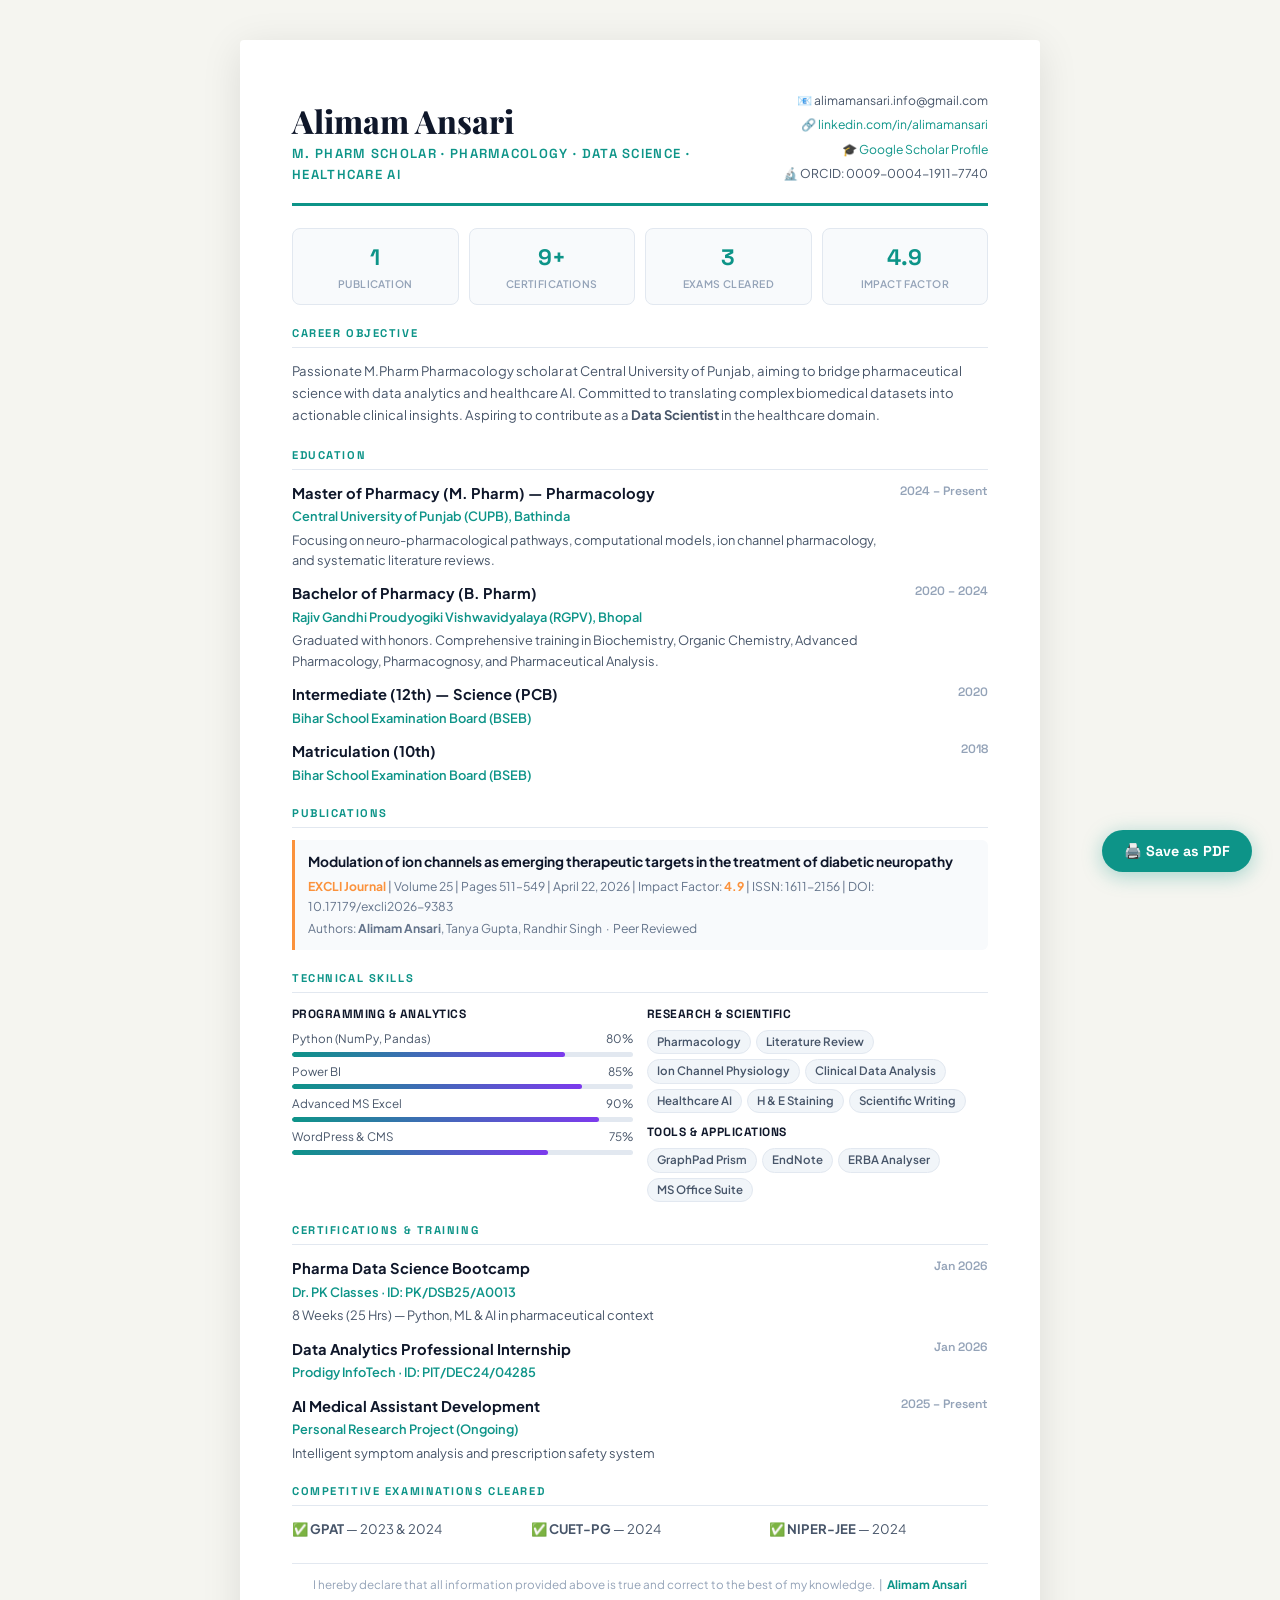
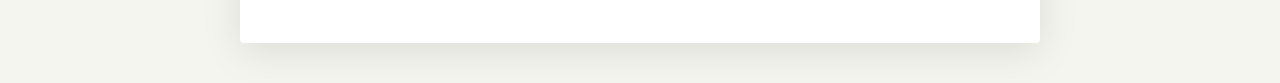
<file: cv.html>
<!DOCTYPE html>
<html lang="en">
<head>
    <meta charset="UTF-8">
    <meta name="viewport" content="width=device-width, initial-scale=1.0">
    <title>CV — Alimam Ansari</title>
    <link rel="preconnect" href="https://fonts.googleapis.com">
    <link href="https://fonts.googleapis.com/css2?family=Playfair+Display:wght@700;800&family=Plus+Jakarta+Sans:wght@400;500;600;700&family=Space+Grotesk:wght@400;600;700&display=swap" rel="stylesheet">
    <style>
        * { margin: 0; padding: 0; box-sizing: border-box; }

        /* Remove browser URL/date header & footer when printing */
        @page {
            size: A4;
            margin: 12mm 14mm;
        }

        body {
            font-family: 'Plus Jakarta Sans', sans-serif;
            background: #f5f5f0;
            color: #0f172a;
            font-size: 13px;
            line-height: 1.6;
        }

        .page {
            max-width: 800px;
            margin: 40px auto;
            background: #ffffff;
            padding: 48px 52px;
            box-shadow: 0 8px 40px rgba(0,0,0,0.1);
            border-radius: 4px;
        }

        /* ── Header ── */
        .cv-header {
            border-bottom: 3px solid #0d9488;
            padding-bottom: 18px;
            margin-bottom: 22px;
            display: grid;
            grid-template-columns: 1fr auto;
            align-items: end;
            gap: 16px;
        }

        .cv-name {
            font-family: 'Playfair Display', serif;
            font-size: 2rem;
            font-weight: 800;
            color: #0f172a;
            line-height: 1.1;
        }

        .cv-title {
            font-family: 'Space Grotesk', sans-serif;
            font-size: 0.82rem;
            font-weight: 600;
            color: #0d9488;
            text-transform: uppercase;
            letter-spacing: 0.1em;
            margin-top: 5px;
        }

        .cv-contacts {
            font-size: 0.76rem;
            color: #475569;
            text-align: right;
            line-height: 2;
        }

        .cv-contacts a { color: #0d9488; text-decoration: none; }

        /* ── Section ── */
        .cv-section { margin-bottom: 20px; }

        .cv-section-title {
            font-family: 'Space Grotesk', sans-serif;
            font-size: 0.7rem;
            font-weight: 700;
            text-transform: uppercase;
            letter-spacing: 0.14em;
            color: #0d9488;
            border-bottom: 1px solid #e2e8f0;
            padding-bottom: 4px;
            margin-bottom: 12px;
        }

        /* ── Entry ── */
        .cv-entry {
            display: grid;
            grid-template-columns: 1fr auto;
            gap: 8px;
            margin-bottom: 12px;
        }

        .cv-entry-title { font-weight: 700; font-size: 0.92rem; color: #0f172a; }
        .cv-entry-sub { font-size: 0.8rem; color: #0d9488; font-weight: 600; margin-top: 1px; }
        .cv-entry-date {
            font-family: 'Space Grotesk', sans-serif;
            font-size: 0.76rem;
            color: #94a3b8;
            font-weight: 600;
            white-space: nowrap;
            text-align: right;
        }
        .cv-entry-desc {
            font-size: 0.8rem;
            color: #475569;
            margin-top: 3px;
            line-height: 1.6;
            grid-column: 1 / -1;
        }

        /* ── Publication ── */
        .pub-card {
            background: #f8fafc;
            border-left: 3px solid #fb923c;
            padding: 11px 13px;
            border-radius: 0 6px 6px 0;
            margin-bottom: 8px;
        }
        .pub-title { font-weight: 700; font-size: 0.86rem; color: #0f172a; margin-bottom: 4px; }
        .pub-meta { font-size: 0.76rem; color: #64748b; }
        .pub-meta span { color: #fb923c; font-weight: 700; }

        /* ── Skills Grid ── */
        .skills-grid { display: grid; grid-template-columns: 1fr 1fr; gap: 14px; }
        .skill-group-title {
            font-family: 'Space Grotesk', sans-serif;
            font-size: 0.75rem;
            font-weight: 700;
            color: #0f172a;
            margin-bottom: 6px;
            text-transform: uppercase;
            letter-spacing: 0.04em;
        }
        .skill-bar-row { margin-bottom: 6px; }
        .skill-bar-label { display: flex; justify-content: space-between; font-size: 0.73rem; color: #475569; margin-bottom: 3px; }
        .skill-bar-track { height: 5px; background: #e2e8f0; border-radius: 4px; overflow: hidden; }
        .skill-bar-fill { height: 100%; border-radius: 4px; background: linear-gradient(90deg, #0d9488, #7c3aed); }

        /* ── Tags ── */
        .tag-row { display: flex; flex-wrap: wrap; gap: 5px; }
        .cv-tag {
            background: #f1f5f9;
            border: 1px solid #e2e8f0;
            padding: 2px 9px;
            border-radius: 20px;
            font-size: 0.72rem;
            color: #475569;
            font-weight: 600;
        }

        /* ── Stats Row ── */
        .stats-row {
            display: grid;
            grid-template-columns: repeat(4, 1fr);
            gap: 10px;
            margin-bottom: 20px;
        }
        .stat-box {
            background: #f8fafc;
            border: 1px solid #e2e8f0;
            border-radius: 8px;
            padding: 11px 8px;
            text-align: center;
        }
        .stat-num { font-family: 'Space Grotesk', sans-serif; font-size: 1.4rem; font-weight: 800; color: #0d9488; }
        .stat-lbl { font-size: 0.65rem; color: #94a3b8; text-transform: uppercase; letter-spacing: 0.04em; font-weight: 600; }

        /* ── Print Button ── */
        .print-btn {
            position: fixed;
            bottom: 28px;
            right: 28px;
            background: #0d9488;
            color: white;
            border: none;
            padding: 12px 22px;
            border-radius: 30px;
            font-family: 'Space Grotesk', sans-serif;
            font-weight: 700;
            font-size: 0.9rem;
            cursor: pointer;
            box-shadow: 0 4px 20px rgba(13,148,136,0.35);
            display: flex;
            align-items: center;
            gap: 8px;
            transition: all 0.2s;
            z-index: 100;
        }
        .print-btn:hover { background: #0f766e; transform: translateY(-2px); }

        .print-tip {
            position: fixed;
            bottom: 90px;
            right: 28px;
            background: #1e293b;
            color: #e2e8f0;
            padding: 10px 16px;
            border-radius: 10px;
            font-size: 0.78rem;
            font-family: 'Space Grotesk', sans-serif;
            max-width: 240px;
            line-height: 1.5;
            display: none;
        }

        @media print {
            body { background: white; }
            .page { margin: 0; box-shadow: none; padding: 0; border-radius: 0; }
            .print-btn, .print-tip { display: none !important; }
        }
    </style>
</head>
<body>

<button class="print-btn" onclick="printCV()">
    🖨️ Save as PDF
</button>
<div class="print-tip" id="printTip">
    💡 Print dialog mein:<br>
    ✅ <strong>"Headers and footers"</strong> uncheck karo<br>
    ✅ Destination: <strong>Save as PDF</strong>
</div>

<script>
function printCV() {
    document.getElementById('printTip').style.display = 'block';
    setTimeout(() => {
        window.print();
        setTimeout(() => {
            document.getElementById('printTip').style.display = 'none';
        }, 3000);
    }, 600);
}
</script>

<div class="page">

    <!-- HEADER -->
    <div class="cv-header">
        <div>
            <div class="cv-name">Alimam Ansari</div>
            <div class="cv-title">M. Pharm Scholar · Pharmacology · Data Science · Healthcare AI</div>
        </div>
        <div class="cv-contacts">
            <div>📧 alimamansari.info@gmail.com</div>
            <div>🔗 <a href="https://www.linkedin.com/in/alimamansari">linkedin.com/in/alimamansari</a></div>
            <div>🎓 <a href="https://scholar.google.com/citations?user=j1bu0HcAAAAJ">Google Scholar Profile</a></div>
            <div>🔬 ORCID: 0009-0004-1911-7740</div>
        </div>
    </div>

    <!-- QUICK STATS -->
    <div class="stats-row">
        <div class="stat-box"><div class="stat-num">1</div><div class="stat-lbl">Publication</div></div>
        <div class="stat-box"><div class="stat-num">9+</div><div class="stat-lbl">Certifications</div></div>
        <div class="stat-box"><div class="stat-num">3</div><div class="stat-lbl">Exams Cleared</div></div>
        <div class="stat-box"><div class="stat-num">4.9</div><div class="stat-lbl">Impact Factor</div></div>
    </div>

    <!-- OBJECTIVE -->
    <div class="cv-section">
        <div class="cv-section-title">Career Objective</div>
        <p style="font-size:0.82rem; color:#475569; line-height:1.7;">
            Passionate M.Pharm Pharmacology scholar at Central University of Punjab, aiming to bridge pharmaceutical science with data analytics and healthcare AI. Committed to translating complex biomedical datasets into actionable clinical insights. Aspiring to contribute as a <strong>Data Scientist</strong> in the healthcare domain.
        </p>
    </div>

    <!-- EDUCATION -->
    <div class="cv-section">
        <div class="cv-section-title">Education</div>
        <div class="cv-entry">
            <div>
                <div class="cv-entry-title">Master of Pharmacy (M. Pharm) — Pharmacology</div>
                <div class="cv-entry-sub">Central University of Punjab (CUPB), Bathinda</div>
                <div class="cv-entry-desc">Focusing on neuro-pharmacological pathways, computational models, ion channel pharmacology, and systematic literature reviews.</div>
            </div>
            <div class="cv-entry-date">2024 – Present</div>
        </div>
        <div class="cv-entry">
            <div>
                <div class="cv-entry-title">Bachelor of Pharmacy (B. Pharm)</div>
                <div class="cv-entry-sub">Rajiv Gandhi Proudyogiki Vishwavidyalaya (RGPV), Bhopal</div>
                <div class="cv-entry-desc">Graduated with honors. Comprehensive training in Biochemistry, Organic Chemistry, Advanced Pharmacology, Pharmacognosy, and Pharmaceutical Analysis.</div>
            </div>
            <div class="cv-entry-date">2020 – 2024</div>
        </div>
        <div class="cv-entry">
            <div>
                <div class="cv-entry-title">Intermediate (12th) — Science (PCB)</div>
                <div class="cv-entry-sub">Bihar School Examination Board (BSEB)</div>
            </div>
            <div class="cv-entry-date">2020</div>
        </div>
        <div class="cv-entry">
            <div>
                <div class="cv-entry-title">Matriculation (10th)</div>
                <div class="cv-entry-sub">Bihar School Examination Board (BSEB)</div>
            </div>
            <div class="cv-entry-date">2018</div>
        </div>
    </div>

    <!-- PUBLICATIONS -->
    <div class="cv-section">
        <div class="cv-section-title">Publications</div>
        <div class="pub-card">
            <div class="pub-title">Modulation of ion channels as emerging therapeutic targets in the treatment of diabetic neuropathy</div>
            <div class="pub-meta">
                <span>EXCLI Journal</span> | Volume 25 | Pages 511–549 | April 22, 2026 |
                Impact Factor: <span>4.9</span> | ISSN: 1611-2156 | DOI: 10.17179/excli2026-9383
            </div>
            <div class="pub-meta" style="margin-top:3px;">
                Authors: <strong>Alimam Ansari</strong>, Tanya Gupta, Randhir Singh &nbsp;·&nbsp; Peer Reviewed
            </div>
        </div>
    </div>

    <!-- SKILLS -->
    <div class="cv-section">
        <div class="cv-section-title">Technical Skills</div>
        <div class="skills-grid">
            <div>
                <div class="skill-group-title">Programming & Analytics</div>
                <div class="skill-bar-row">
                    <div class="skill-bar-label"><span>Python (NumPy, Pandas)</span><span>80%</span></div>
                    <div class="skill-bar-track"><div class="skill-bar-fill" style="width:80%"></div></div>
                </div>
                <div class="skill-bar-row">
                    <div class="skill-bar-label"><span>Power BI</span><span>85%</span></div>
                    <div class="skill-bar-track"><div class="skill-bar-fill" style="width:85%"></div></div>
                </div>
                <div class="skill-bar-row">
                    <div class="skill-bar-label"><span>Advanced MS Excel</span><span>90%</span></div>
                    <div class="skill-bar-track"><div class="skill-bar-fill" style="width:90%"></div></div>
                </div>
                <div class="skill-bar-row">
                    <div class="skill-bar-label"><span>WordPress & CMS</span><span>75%</span></div>
                    <div class="skill-bar-track"><div class="skill-bar-fill" style="width:75%"></div></div>
                </div>
            </div>
            <div>
                <div class="skill-group-title">Research & Scientific</div>
                <div class="tag-row" style="margin-bottom:10px;">
                    <span class="cv-tag">Pharmacology</span>
                    <span class="cv-tag">Literature Review</span>
                    <span class="cv-tag">Ion Channel Physiology</span>
                    <span class="cv-tag">Clinical Data Analysis</span>
                    <span class="cv-tag">Healthcare AI</span>
                    <span class="cv-tag">H & E Staining</span>
                    <span class="cv-tag">Scientific Writing</span>
                </div>
                <div class="skill-group-title">Tools & Applications</div>
                <div class="tag-row">
                    <span class="cv-tag">GraphPad Prism</span>
                    <span class="cv-tag">EndNote</span>
                    <span class="cv-tag">ERBA Analyser</span>
                    <span class="cv-tag">MS Office Suite</span>
                </div>
            </div>
        </div>
    </div>

    <!-- CERTIFICATIONS -->
    <div class="cv-section">
        <div class="cv-section-title">Certifications & Training</div>
        <div class="cv-entry">
            <div>
                <div class="cv-entry-title">Pharma Data Science Bootcamp</div>
                <div class="cv-entry-sub">Dr. PK Classes · ID: PK/DSB25/A0013</div>
                <div class="cv-entry-desc">8 Weeks (25 Hrs) — Python, ML & AI in pharmaceutical context</div>
            </div>
            <div class="cv-entry-date">Jan 2026</div>
        </div>
        <div class="cv-entry">
            <div>
                <div class="cv-entry-title">Data Analytics Professional Internship</div>
                <div class="cv-entry-sub">Prodigy InfoTech · ID: PIT/DEC24/04285</div>
            </div>
            <div class="cv-entry-date">Jan 2026</div>
        </div>
        <div class="cv-entry">
            <div>
                <div class="cv-entry-title">AI Medical Assistant Development</div>
                <div class="cv-entry-sub">Personal Research Project (Ongoing)</div>
                <div class="cv-entry-desc">Intelligent symptom analysis and prescription safety system</div>
            </div>
            <div class="cv-entry-date">2025 – Present</div>
        </div>
    </div>

    <!-- ENTRANCE EXAMS -->
    <div class="cv-section">
        <div class="cv-section-title">Competitive Examinations Cleared</div>
        <div style="display:grid; grid-template-columns:1fr 1fr 1fr; gap:8px 20px;">
            <div style="font-size:0.82rem; color:#475569;">✅ <strong>GPAT</strong> — 2023 &amp; 2024</div>
            <div style="font-size:0.82rem; color:#475569;">✅ <strong>CUET-PG</strong> — 2024</div>
            <div style="font-size:0.82rem; color:#475569;">✅ <strong>NIPER-JEE</strong> — 2024</div>
        </div>
    </div>

    <!-- DECLARATION -->
    <div style="margin-top:24px; border-top:1px solid #e2e8f0; padding-top:12px;">
        <p style="font-size:0.73rem; color:#94a3b8; text-align:center;">
            I hereby declare that all information provided above is true and correct to the best of my knowledge.
            &nbsp;|&nbsp; <strong style="color:#0d9488;">Alimam Ansari</strong>
        </p>
    </div>

</div>
</body>
</html>
</file>
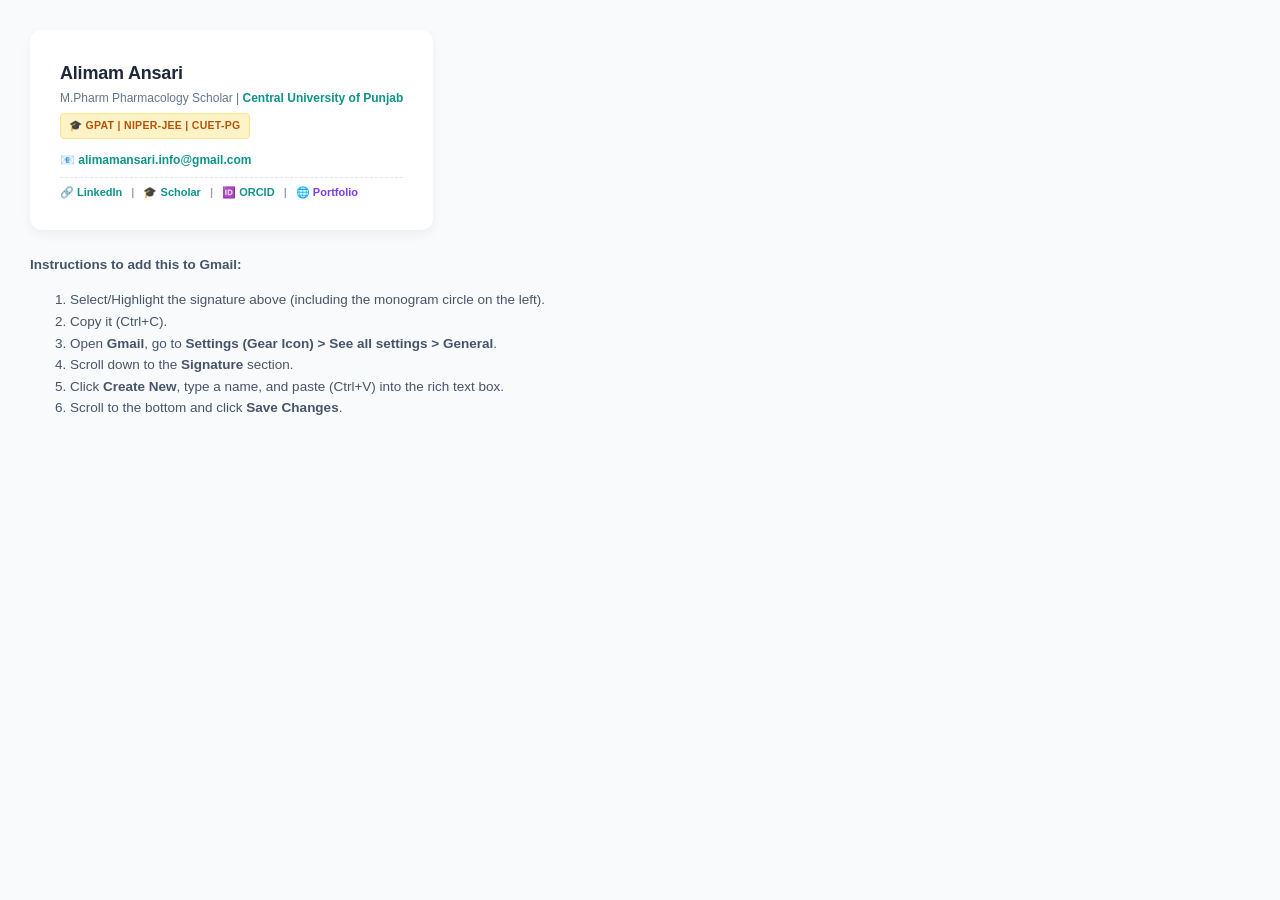
<file: email-signature.html>
<!DOCTYPE html>
<html lang="en">
<head>
    <meta charset="UTF-8">
    <title>Alimam Ansari Email Signature</title>
</head>
<body style="margin: 30px; font-family: Arial, Helvetica, sans-serif; background-color: #f8fafc;">

    <div style="background-color: #ffffff; padding: 30px; border-radius: 12px; box-shadow: 0 4px 12px rgba(15, 23, 42, 0.05); display: inline-block;">

        <!-- ==================== EMAIL SIGNATURE START ==================== -->
        <table cellpadding="0" cellspacing="0" border="0" style="font-family: Arial, Helvetica, sans-serif; font-size: 13px; line-height: 1.5; color: #334155; max-width: 550px; text-align: left;">
            <tr>
                <td valign="top">
                    <!-- Name -->
                    <div style="font-family: Arial, Helvetica, sans-serif; font-size: 18px; font-weight: bold; color: #1e293b; margin-bottom: 2px; letter-spacing: -0.2px;">
                        Alimam Ansari
                    </div>
                    
                    <!-- Subtitle -->
                    <div style="font-family: Arial, Helvetica, sans-serif; font-size: 12px; color: #64748b; font-weight: 500; margin-bottom: 6px;">
                        M.Pharm Pharmacology Scholar | <span style="color: #0d9488; font-weight: 600;">Central University of Punjab</span>
                    </div>

                    <!-- Academic Badges (GPAT, NIPER, CUET) -->
                    <div style="font-family: Arial, Helvetica, sans-serif; font-size: 10.5px; color: #b45309; background-color: #fef3c7; border: 1px solid #fde68a; border-radius: 4px; display: inline-block; padding: 4px 8px; font-weight: 700; margin-bottom: 12px; letter-spacing: 0.3px;">
                        🎓 GPAT | NIPER-JEE | CUET-PG
                    </div>

                    <!-- Contact Details -->
                    <div style="font-family: Arial, Helvetica, sans-serif; font-size: 12px; color: #475569; margin-bottom: 8px;">
                        📧 <a href="mailto:alimamansari.info@gmail.com" style="color: #0d9488; text-decoration: none; font-weight: 600;">alimamansari.info@gmail.com</a>
                    </div>

                    <!-- Professional Profile Links -->
                    <div style="font-family: Arial, Helvetica, sans-serif; font-size: 11px; color: #94a3b8; font-weight: bold; padding-top: 6px; border-top: 1px dashed #e2e8f0;">
                        <a href="https://linkedin.com/in/alimamansari" target="_blank" style="color: #0d9488; text-decoration: none; margin-right: 6px;">🔗 LinkedIn</a> | 
                        <a href="https://scholar.google.com/citations?user=j1bu0HcAAAAJ" target="_blank" style="color: #0d9488; text-decoration: none; margin-left: 6px; margin-right: 6px;">🎓 Scholar</a> | 
                        <a href="https://orcid.org/0009-0004-1911-7740" target="_blank" style="color: #0d9488; text-decoration: none; margin-left: 6px; margin-right: 6px;">🆔 ORCID</a> | 
                        <a href="https://alimamansari.in/" target="_blank" style="color: #7c3aed; text-decoration: none; margin-left: 6px;">🌐 Portfolio</a>
                    </div>
                </td>
            </tr>
        </table>
        <!-- ==================== EMAIL SIGNATURE END ==================== -->

    </div>

    <div style="margin-top: 20px; max-width: 600px; line-height: 1.6; color: #475569; font-size: 13.5px;">
        <p><strong>Instructions to add this to Gmail:</strong></p>
        <ol>
            <li>Select/Highlight the signature above (including the monogram circle on the left).</li>
            <li>Copy it (Ctrl+C).</li>
            <li>Open <strong>Gmail</strong>, go to <strong>Settings (Gear Icon) &gt; See all settings &gt; General</strong>.</li>
            <li>Scroll down to the <strong>Signature</strong> section.</li>
            <li>Click <strong>Create New</strong>, type a name, and paste (Ctrl+V) into the rich text box.</li>
            <li>Scroll to the bottom and click <strong>Save Changes</strong>.</li>
        </ol>
    </div>

</body>
</html>
</file>
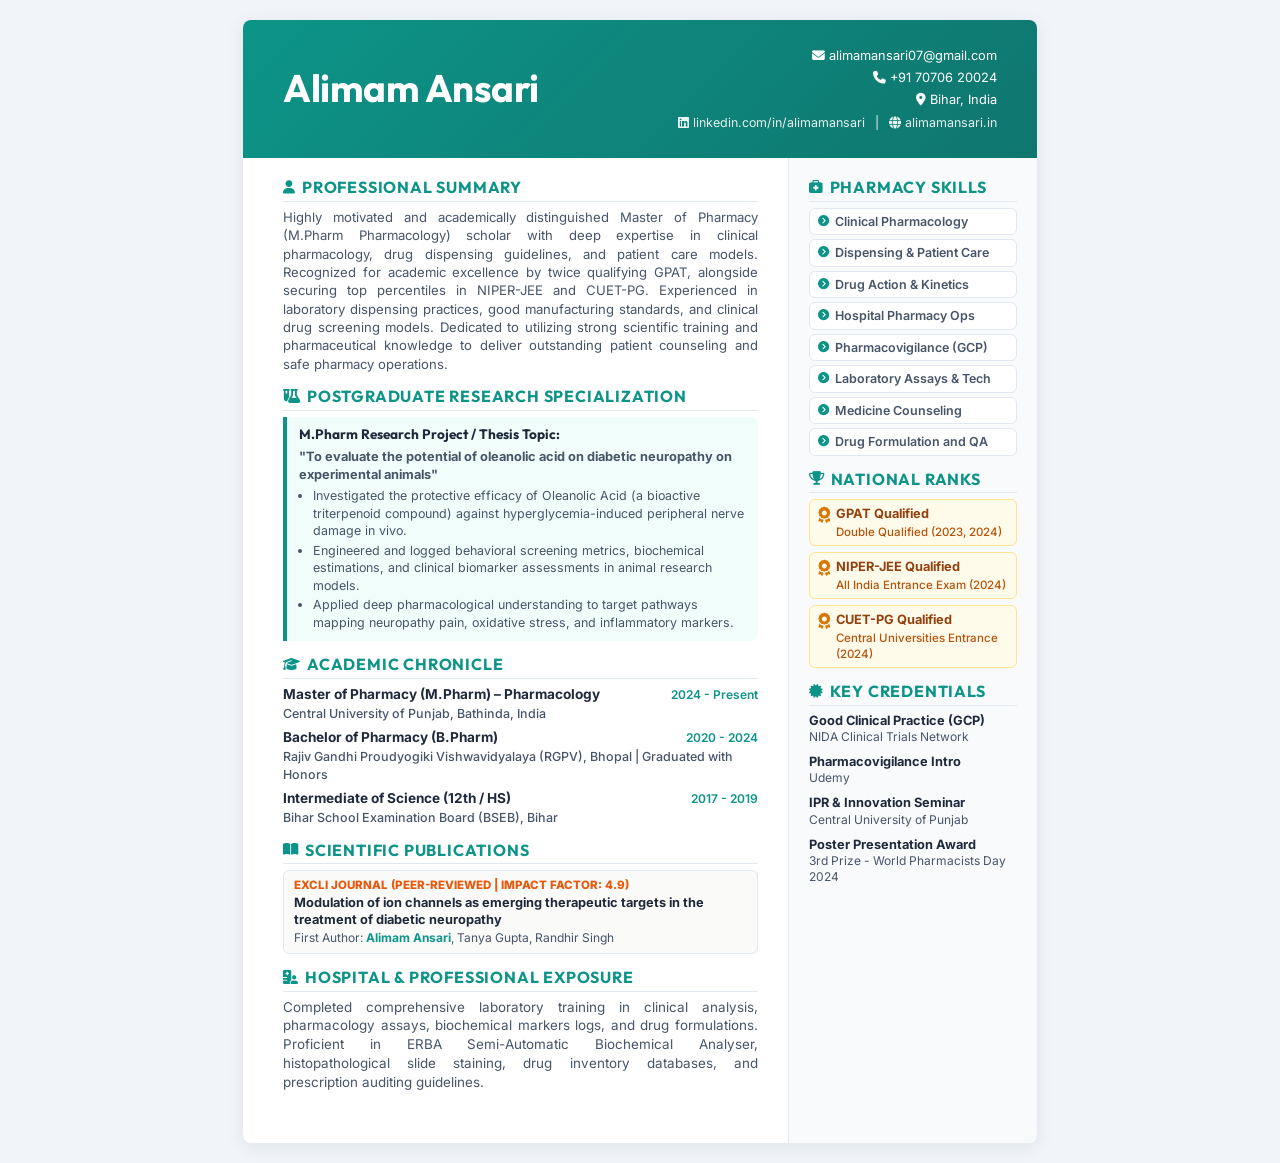
<file: resume.html>
<!DOCTYPE html>
<html lang="en">
<head>
    <meta charset="UTF-8">
    <meta name="viewport" content="width=device-width, initial-scale=1.0">
    <title>Alimam Ansari - Professional Pharmacist Resume</title>
    <!-- Google Fonts -->
    <link href="https://fonts.googleapis.com/css2?family=Inter:wght@300;400;500;600;700;800&family=Outfit:wght@400;500;600;700&display=swap" rel="stylesheet">
    <!-- FontAwesome for professional icons -->
    <link rel="stylesheet" href="https://cdnjs.cloudflare.com/ajax/libs/font-awesome/6.4.0/css/all.min.css">
    
    <style>
        :root {
            --color-primary: #0d9488; /* Teal */
            --color-text-dark: #1e293b; /* Dark slate */
            --color-text-muted: #475569; /* Medium slate */
            --color-bg-light: #f8fafc; /* Very light slate */
            --color-border: #e2e8f0;
            --color-accent: #ea580c; /* Soft orange */
        }

        * {
            box-sizing: border-box;
            margin: 0;
            padding: 0;
        }

        body {
            font-family: 'Inter', sans-serif;
            color: var(--color-text-dark);
            background-color: #f1f5f9;
            line-height: 1.4;
            padding: 20px 0;
            -webkit-print-color-adjust: exact;
            print-color-adjust: exact;
        }

        /* A4 Page Container */
        .resume-page {
            background-color: #ffffff;
            width: 210mm;
            height: 297mm;
            margin: 0 auto;
            box-shadow: 0 4px 20px rgba(15, 23, 42, 0.08);
            border-radius: 8px;
            overflow: hidden;
            display: flex;
            flex-direction: column;
            position: relative;
        }

        /* Top Header Strip */
        .resume-header {
            background: linear-gradient(135deg, #0d9488, #0f766e);
            color: #ffffff;
            padding: 16px 40px;
            display: flex;
            justify-content: space-between;
            align-items: center;
        }

        .header-left h1 {
            font-family: 'Outfit', sans-serif;
            font-size: 2rem;
            font-weight: 700;
            letter-spacing: -0.5px;
            margin-bottom: 2px;
        }

        .header-left p {
            font-size: 0.9rem;
            font-weight: 500;
            color: #ccfbf1;
            letter-spacing: 0.5px;
            text-transform: uppercase;
        }

        .header-right {
            text-align: right;
            font-size: 0.8rem;
            line-height: 1.5;
        }

        .header-right a {
            color: #ffffff;
            text-decoration: none;
            transition: opacity 0.2s;
        }

        .header-right a:hover {
            opacity: 0.8;
        }

        .header-right span {
            display: inline-block;
            margin-left: 8px;
        }

        /* Main Columns Layout */
        .resume-body {
            display: grid;
            grid-template-columns: 2.2fr 1fr;
            flex-grow: 1;
            height: calc(297mm - 80px); /* Adjusting for compressed header */
        }

        /* Left Main Content Column */
        .main-column {
            padding: 18px 30px 18px 40px;
            border-right: 1px solid var(--color-border);
            display: flex;
            flex-direction: column;
            gap: 12px;
        }

        /* Right Sidebar Column */
        .sidebar-column {
            background-color: var(--color-bg-light);
            padding: 18px 20px;
            display: flex;
            flex-direction: column;
            gap: 12px;
        }

        /* Section Components */
        .section-title {
            font-family: 'Outfit', sans-serif;
            font-size: 1rem;
            font-weight: 700;
            text-transform: uppercase;
            letter-spacing: 0.8px;
            color: var(--color-primary);
            margin-bottom: 6px;
            display: flex;
            align-items: center;
            gap: 6px;
            border-bottom: 1.5px solid var(--color-border);
            padding-bottom: 2px;
        }

        .section-title i {
            font-size: 0.85rem;
        }

        /* Executive Summary */
        .summary-text {
            font-size: 0.82rem;
            color: var(--color-text-muted);
            text-align: justify;
        }

        /* Research Highlight - Specialized Styling */
        .research-box {
            background-color: #f0fdfa;
            border-left: 4px solid var(--color-primary);
            padding: 8px 12px;
            border-radius: 0 8px 8px 0;
        }

        .research-title {
            font-family: 'Outfit', sans-serif;
            font-size: 0.85rem;
            font-weight: 700;
            color: var(--color-text-dark);
            margin-bottom: 4px;
        }

        .research-desc {
            font-size: 0.8rem;
            color: var(--color-text-muted);
            line-height: 1.4;
        }

        .research-bullets {
            margin-top: 4px;
            padding-left: 14px;
            font-size: 0.78rem;
            color: var(--color-text-muted);
        }

        .research-bullets li {
            margin-bottom: 2px;
        }

        /* Education Component - Concise */
        .edu-item {
            margin-bottom: 6px;
        }

        .edu-item:last-child {
            margin-bottom: 0;
        }

        .edu-header {
            display: flex;
            justify-content: space-between;
            align-items: baseline;
            margin-bottom: 1px;
        }

        .edu-degree {
            font-size: 0.85rem;
            font-weight: 700;
            color: var(--color-text-dark);
        }

        .edu-date {
            font-size: 0.75rem;
            font-weight: 600;
            color: var(--color-primary);
        }

        .edu-institution {
            font-size: 0.78rem;
            color: var(--color-text-muted);
            font-weight: 500;
        }

        /* Publication Component */
        .pub-item {
            background-color: #fafaf9;
            border: 1px solid var(--color-border);
            padding: 6px 10px;
            border-radius: 6px;
        }

        .pub-journal {
            font-size: 0.72rem;
            font-weight: 800;
            color: var(--color-accent);
            text-transform: uppercase;
            margin-bottom: 2px;
        }

        .pub-title {
            font-size: 0.8rem;
            font-weight: 700;
            color: var(--color-text-dark);
            margin-bottom: 2px;
            line-height: 1.3;
        }

        .pub-authors {
            font-size: 0.75rem;
            color: var(--color-text-muted);
        }

        .pub-authors strong {
            color: var(--color-primary);
        }

        /* Sidebar - Skills */
        .skills-list {
            display: flex;
            flex-direction: column;
            gap: 4px;
        }

        .skill-item {
            font-size: 0.78rem;
            background-color: #ffffff;
            border: 1px solid var(--color-border);
            padding: 4px 8px;
            border-radius: 6px;
            font-weight: 600;
            color: var(--color-text-muted);
            display: flex;
            align-items: center;
            gap: 6px;
        }

        .skill-item i {
            color: var(--color-primary);
            font-size: 0.7rem;
        }

        /* Sidebar - Credentials / Ranks */
        .badge-list {
            display: flex;
            flex-direction: column;
            gap: 6px;
        }

        .badge-item {
            background-color: #fffbeb;
            border: 1px solid #fde68a;
            border-radius: 6px;
            padding: 5px 8px;
            display: flex;
            gap: 6px;
            align-items: flex-start;
        }

        .badge-icon {
            color: #d97706;
            font-size: 1rem;
            margin-top: 2px;
        }

        .badge-details h5 {
            font-size: 0.8rem;
            font-weight: 700;
            color: #92400e;
            margin-bottom: 1px;
        }

        .badge-details p {
            font-size: 0.72rem;
            color: #b45309;
            font-weight: 500;
        }

        /* Sidebar - Certifications */
        .cert-item {
            font-size: 0.8rem;
            margin-bottom: 8px;
            line-height: 1.35;
        }

        .cert-item:last-child {
            margin-bottom: 0;
        }

        .cert-title {
            font-weight: 700;
            color: var(--color-text-dark);
        }

        .cert-issuer {
            font-size: 0.75rem;
            color: var(--color-text-muted);
        }

        /* Print Specific Styling */
        @media print {
            body {
                background-color: #ffffff;
                padding: 0;
                margin: 0;
            }

            .resume-page {
                box-shadow: none;
                border-radius: 0;
                width: 210mm;
                height: 297mm;
                margin: 0;
            }

            /* Hiding page headers/footers default browser inserts */
            @page {
                size: A4;
                margin: 0;
            }

            /* Background colors in print */
            .sidebar-column {
                background-color: #f8fafc !important;
                -webkit-print-color-adjust: exact;
                print-color-adjust: exact;
            }

            .research-box {
                background-color: #f0fdfa !important;
                -webkit-print-color-adjust: exact;
                print-color-adjust: exact;
            }

            .badge-item {
                background-color: #fffbeb !important;
                border-color: #fde68a !important;
                -webkit-print-color-adjust: exact;
                print-color-adjust: exact;
            }
        }
    </style>
</head>
<body>

    <!-- A4 Resume Container -->
    <div class="resume-page">
        
        <!-- Header Strip -->
        <div class="resume-header" style="align-items: center; padding: 25px 40px;">
            <div class="header-left">
                <h1 style="margin: 0; font-size: 2.4rem;">Alimam Ansari</h1>
            </div>
            <div class="header-right" style="line-height: 1.7;">
                <div><i class="fa-solid fa-envelope"></i> <a href="mailto:alimamansari07@gmail.com">alimamansari07@gmail.com</a></div>
                <div><i class="fa-solid fa-phone"></i> +91 70706 20024</div>
                <div><i class="fa-solid fa-location-dot"></i> Bihar, India</div>
                <div style="margin-top: 2px; font-size: 0.78rem; opacity: 0.9;">
                    <a href="https://linkedin.com/in/alimamansari" target="_blank" style="margin-right: 6px;"><i class="fa-brands fa-linkedin"></i> linkedin.com/in/alimamansari</a> | 
                    <a href="https://alimamansari.in" target="_blank" style="margin-left: 6px;"><i class="fa-solid fa-globe"></i> alimamansari.in</a>
                </div>
            </div>
        </div>

        <!-- Main Body -->
        <div class="resume-body">
            
            <!-- Left Main Content Column -->
            <div class="main-column">
                
                <!-- Professional Summary -->
                <div class="resume-section">
                    <h3 class="section-title"><i class="fa-solid fa-user"></i> Professional Summary</h3>
                    <p class="summary-text">
                        Highly motivated and academically distinguished Master of Pharmacy (M.Pharm Pharmacology) scholar with deep expertise in clinical pharmacology, drug dispensing guidelines, and patient care models. Recognized for academic excellence by twice qualifying GPAT, alongside securing top percentiles in NIPER-JEE and CUET-PG. Experienced in laboratory dispensing practices, good manufacturing standards, and clinical drug screening models. Dedicated to utilizing strong scientific training and pharmaceutical knowledge to deliver outstanding patient counseling and safe pharmacy operations.
                    </p>
                </div>

                <!-- M.Pharm Research Thesis -->
                <div class="resume-section">
                    <h3 class="section-title"><i class="fa-solid fa-flask-vial"></i> Postgraduate Research Specialization</h3>
                    <div class="research-box">
                        <div class="research-title">M.Pharm Research Project / Thesis Topic:</div>
                        <p class="research-desc">
                            <strong>"To evaluate the potential of oleanolic acid on diabetic neuropathy on experimental animals"</strong>
                        </p>
                        <ul class="research-bullets">
                            <li>Investigated the protective efficacy of Oleanolic Acid (a bioactive triterpenoid compound) against hyperglycemia-induced peripheral nerve damage in vivo.</li>
                            <li>Engineered and logged behavioral screening metrics, biochemical estimations, and clinical biomarker assessments in animal research models.</li>
                            <li>Applied deep pharmacological understanding to target pathways mapping neuropathy pain, oxidative stress, and inflammatory markers.</li>
                        </ul>
                    </div>
                </div>

                <!-- Concise Education -->
                <div class="resume-section">
                    <h3 class="section-title"><i class="fa-solid fa-graduation-cap"></i> Academic Chronicle</h3>
                    <div class="education-list">
                        <!-- M.Pharm -->
                        <div class="edu-item">
                            <div class="edu-header">
                                <span class="edu-degree">Master of Pharmacy (M.Pharm) – Pharmacology</span>
                                <span class="edu-date">2024 - Present</span>
                            </div>
                            <div class="edu-institution">Central University of Punjab, Bathinda, India</div>
                        </div>

                        <!-- B.Pharm -->
                        <div class="edu-item">
                            <div class="edu-header">
                                <span class="edu-degree">Bachelor of Pharmacy (B.Pharm)</span>
                                <span class="edu-date">2020 - 2024</span>
                            </div>
                            <div class="edu-institution">Rajiv Gandhi Proudyogiki Vishwavidyalaya (RGPV), Bhopal | Graduated with Honors</div>
                        </div>

                        <!-- 12th -->
                        <div class="edu-item">
                            <div class="edu-header">
                                <span class="edu-degree">Intermediate of Science (12th / HS)</span>
                                <span class="edu-date">2017 - 2019</span>
                            </div>
                            <div class="edu-institution">Bihar School Examination Board (BSEB), Bihar</div>
                        </div>
                    </div>
                </div>

                <!-- Peer Reviewed Publications -->
                <div class="resume-section">
                    <h3 class="section-title"><i class="fa-solid fa-book-open"></i> Scientific Publications</h3>
                    <div class="pub-item">
                        <div class="pub-journal">EXCLI Journal (Peer-Reviewed | Impact Factor: 4.9)</div>
                        <div class="pub-title">Modulation of ion channels as emerging therapeutic targets in the treatment of diabetic neuropathy</div>
                        <div class="pub-authors">First Author: <strong>Alimam Ansari</strong>, Tanya Gupta, Randhir Singh</div>
                    </div>
                </div>

                <!-- Hospital & Industrial Exposure -->
                <div class="resume-section">
                    <h3 class="section-title"><i class="fa-solid fa-hospital-user"></i> Hospital &amp; Professional Exposure</h3>
                    <p class="summary-text" style="font-size: 0.84rem;">
                        Completed comprehensive laboratory training in clinical analysis, pharmacology assays, biochemical markers logs, and drug formulations. Proficient in ERBA Semi-Automatic Biochemical Analyser, histopathological slide staining, drug inventory databases, and prescription auditing guidelines.
                    </p>
                </div>

            </div>

            <!-- Right Sidebar Column -->
            <div class="sidebar-column">
                
                <!-- Core Pharmacy Skills -->
                <div class="resume-section">
                    <h3 class="section-title"><i class="fa-solid fa-briefcase-medical"></i> Pharmacy Skills</h3>
                    <div class="skills-list">
                        <div class="skill-item"><i class="fa-solid fa-circle-chevron-right"></i> Clinical Pharmacology</div>
                        <div class="skill-item"><i class="fa-solid fa-circle-chevron-right"></i> Dispensing &amp; Patient Care</div>
                        <div class="skill-item"><i class="fa-solid fa-circle-chevron-right"></i> Drug Action &amp; Kinetics</div>
                        <div class="skill-item"><i class="fa-solid fa-circle-chevron-right"></i> Hospital Pharmacy Ops</div>
                        <div class="skill-item"><i class="fa-solid fa-circle-chevron-right"></i> Pharmacovigilance (GCP)</div>
                        <div class="skill-item"><i class="fa-solid fa-circle-chevron-right"></i> Laboratory Assays &amp; Tech</div>
                        <div class="skill-item"><i class="fa-solid fa-circle-chevron-right"></i> Medicine Counseling</div>
                        <div class="skill-item"><i class="fa-solid fa-circle-chevron-right"></i> Drug Formulation and QA</div>
                    </div>
                </div>

                <!-- Academic Ranks / National Credentials -->
                <div class="resume-section">
                    <h3 class="section-title"><i class="fa-solid fa-trophy"></i> National Ranks</h3>
                    <div class="badge-list">
                        <!-- GPAT -->
                        <div class="badge-item">
                            <i class="fa-solid fa-award badge-icon"></i>
                            <div class="badge-details">
                                <h5>GPAT Qualified</h5>
                                <p>Double Qualified (2023, 2024)</p>
                            </div>
                        </div>
                        <!-- NIPER-JEE -->
                        <div class="badge-item">
                            <i class="fa-solid fa-award badge-icon"></i>
                            <div class="badge-details">
                                <h5>NIPER-JEE Qualified</h5>
                                <p>All India Entrance Exam (2024)</p>
                            </div>
                        </div>
                        <!-- CUET-PG -->
                        <div class="badge-item">
                            <i class="fa-solid fa-award badge-icon"></i>
                            <div class="badge-details">
                                <h5>CUET-PG Qualified</h5>
                                <p>Central Universities Entrance (2024)</p>
                            </div>
                        </div>
                    </div>
                </div>

                <!-- Key Credentials -->
                <div class="resume-section">
                    <h3 class="section-title"><i class="fa-solid fa-certificate"></i> Key Credentials</h3>
                    <div class="cert-list">
                        <div class="cert-item">
                            <div class="cert-title">Good Clinical Practice (GCP)</div>
                            <div class="cert-issuer">NIDA Clinical Trials Network</div>
                        </div>
                        <div class="cert-item">
                            <div class="cert-title">Pharmacovigilance Intro</div>
                            <div class="cert-issuer">Udemy</div>
                        </div>
                        <div class="cert-item">
                            <div class="cert-title">IPR &amp; Innovation Seminar</div>
                            <div class="cert-issuer">Central University of Punjab</div>
                        </div>
                        <div class="cert-item">
                            <div class="cert-title">Poster Presentation Award</div>
                            <div class="cert-issuer">3rd Prize - World Pharmacists Day 2024</div>
                        </div>
                    </div>
                </div>

            </div>

        </div>

    </div>

</body>
</html>
</file>
<file: styles.css>
/* ==========================================================================
   MINIMALIST EDITORIAL LUXURY & ACADEMIC PORTFOLIO STYLESHEET
   Aesthetic: Light-Mode First, Prestigious Scientific Journal / Executive Style
   ========================================================================== */

@import url('https://fonts.googleapis.com/css2?family=Playfair+Display:ital,wght@0,400;0,600;0,700;0,800;1,400&family=Plus+Jakarta+Sans:wght@300;400;500;600;700;800&family=Space+Grotesk:wght@400;500;600;700&display=swap');

/* --- Prestige HSL Variables System --- */
:root {
    /* Ivory Parchment Canvas (Light Mode First) */
    --bg-main: #fcfbf9;            /* Alabaster Warm White */
    --bg-surface: #ffffff;         /* Pure Paper White */
    --bg-surface-hover: #fcfcfc;
    
    --border-color: rgba(15, 23, 42, 0.06);
    --border-color-glow: rgba(15, 118, 110, 0.35); /* Subtle Eucalyptus Teal Accent */
    
    --text-primary: #0f172a;        /* Deep Slate Navy (High Contrast) */
    --text-secondary: #475569;      /* Muted Slate */
    --text-muted: #64748b;          /* Light Slate */
    
    --color-primary: #0f766e;       /* Organic Sage Teal (Life Sciences/Pharma) */
    --color-primary-rgb: 15, 118, 110;
    --color-secondary: #1e1b4b;     /* Deep Royal Blue (Data Science/Tech) */
    --color-secondary-rgb: 30, 27, 75;
    --color-accent: #b45309;        /* Warm Champagne Gold (Prestige Achievement) */
    --color-accent-rgb: 180, 83, 9;
    
    --card-shadow: 0 4px 20px -2px rgba(15, 23, 42, 0.02), 0 10px 40px -10px rgba(15, 23, 42, 0.04);
    --shadow-hover: 0 20px 40px -15px rgba(15, 23, 42, 0.08), 0 0 0 1px rgba(15, 23, 42, 0.01);
    --glass-blur: 16px;
    
    --transition-speed: 0.5s;
    --transition-curve: cubic-bezier(0.16, 1, 0.3, 1);
}

[data-theme="dark"] {
    /* Executive Dark Mode */
    --bg-main: #0b0f19;            /* Deep Obsidian Navy */
    --bg-surface: #111827;         /* Charcoal Paper */
    --bg-surface-hover: #172033;
    
    --border-color: rgba(255, 255, 255, 0.06);
    --border-color-glow: rgba(45, 212, 191, 0.4);
    
    --text-primary: #f9fafb;        /* Crisp Ivory White */
    --text-secondary: #e5e7eb;      /* Soft Grey */
    --text-muted: #9ca3af;
    
    --color-primary: #2dd4bf;       /* Electric Turquoise */
    --color-primary-rgb: 45, 212, 191;
    --color-secondary: #818cf8;     /* Cyber Indigo */
    --color-secondary-rgb: 129, 140, 248;
    --color-accent: #fb923c;        /* Soft Amber */
    --color-accent-rgb: 251, 146, 60;
    
    --card-shadow: 0 4px 30px rgba(0, 0, 0, 0.3);
    --shadow-hover: 0 20px 50px rgba(0, 0, 0, 0.4), 0 0 0 1px rgba(255, 255, 255, 0.05);
}

/* --- Resets --- */
* {
    margin: 0;
    padding: 0;
    box-sizing: border-box;
}

html {
    scroll-behavior: smooth;
    font-size: 16px;
}

body {
    font-family: 'Plus Jakarta Sans', sans-serif;
    background-color: var(--bg-main);
    color: var(--text-primary);
    line-height: 1.8;
    overflow-x: hidden;
    transition: background-color var(--transition-speed) var(--transition-curve),
                color var(--transition-speed) var(--transition-curve);
}

/* === Scroll Progress Bar === */
.scroll-progress-bar {
    position: fixed;
    top: 0;
    left: 0;
    height: 3px;
    width: 0%;
    background: linear-gradient(90deg, var(--color-primary), var(--color-secondary), var(--color-accent));
    z-index: 99999;
    transition: width 0.1s linear;
    border-radius: 0 2px 2px 0;
}

/* === Back to Top Button === */
.back-to-top {
    position: fixed;
    bottom: 32px;
    right: 32px;
    width: 44px;
    height: 44px;
    border-radius: 50%;
    background: var(--color-primary);
    color: #ffffff;
    border: none;
    cursor: pointer;
    display: flex;
    align-items: center;
    justify-content: center;
    font-size: 1rem;
    box-shadow: 0 4px 20px rgba(var(--color-primary-rgb), 0.35);
    opacity: 0;
    pointer-events: none;
    transform: translateY(16px);
    transition: opacity 0.3s ease, transform 0.3s ease, background 0.2s ease;
    z-index: 9000;
}

.back-to-top.visible {
    opacity: 1;
    pointer-events: all;
    transform: translateY(0);
}

.back-to-top:hover {
    background: var(--color-secondary);
    transform: translateY(-3px);
    box-shadow: 0 8px 24px rgba(var(--color-primary-rgb), 0.4);
}

/* === Stats Counter Row === */
.stats-counter-row {
    display: grid;
    grid-template-columns: repeat(4, 1fr);
    gap: 14px;
    margin-top: 32px;
}

.stat-counter-box {
    padding: 18px 14px;
    border-radius: 14px;
    text-align: center;
    transition: transform 0.3s ease;
}

.stat-counter-box:hover {
    transform: translateY(-4px);
}

.stat-number {
    font-family: 'Space Grotesk', sans-serif;
    font-size: clamp(1.8rem, 3.5vw, 2.4rem);
    font-weight: 800;
    color: var(--color-primary);
    line-height: 1;
    margin-bottom: 6px;
    transition: color 0.3s ease;
}

.stat-label {
    font-size: 0.72rem;
    font-weight: 600;
    font-family: 'Space Grotesk', sans-serif;
    color: var(--text-muted);
    text-transform: uppercase;
    letter-spacing: 0.06em;
    line-height: 1.3;
}

@media (max-width: 600px) {
    .stats-counter-row {
        grid-template-columns: repeat(2, 1fr);
    }
}



/* Subtle editorial background gradient overlay */
body::before {
    content: '';
    position: fixed;
    top: 0;
    left: 0;
    width: 100vw;
    height: 100vh;
    background: radial-gradient(circle at 90% 10%, rgba(var(--color-primary-rgb), 0.03), transparent 45%),
                radial-gradient(circle at 10% 90%, rgba(var(--color-secondary-rgb), 0.03), transparent 45%);
    z-index: -2;
    pointer-events: none;
}

h1, h2, h3, h4, h5, h6 {
    font-family: 'Playfair Display', serif;
    font-weight: 700;
    letter-spacing: -0.01em;
}

a {
    color: inherit;
    text-decoration: none;
    transition: all var(--transition-speed) var(--transition-curve);
}

/* --- Premium Scrollbar --- */
::-webkit-scrollbar {
    width: 8px;
}
::-webkit-scrollbar-track {
    background: var(--bg-main);
}
::-webkit-scrollbar-thumb {
    background: rgba(var(--color-primary-rgb), 0.3);
    border-radius: 4px;
}
::-webkit-scrollbar-thumb:hover {
    background: rgba(var(--color-primary-rgb), 0.6);
}

/* --- Global Layout Rules --- */
.section {
    padding: clamp(60px, 10vw, 120px) clamp(16px, 4vw, 40px);
    max-width: 1200px;
    margin: 0 auto;
}

.section-title {
    text-align: center;
    font-size: clamp(2rem, 4vw, 2.8rem);
    font-weight: 800;
    margin-bottom: 8px;
    color: var(--text-primary);
}

.section-title span {
    font-family: 'Playfair Display', serif;
    font-style: italic;
    font-weight: 400;
    color: var(--color-primary);
}

.section-subtitle {
    text-align: center;
    color: var(--text-muted);
    font-family: 'Space Grotesk', sans-serif;
    text-transform: uppercase;
    letter-spacing: 0.1em;
    font-weight: 600;
    font-size: 0.85rem;
    max-width: 900px;
    margin: 0 auto clamp(40px, 8vw, 80px);
}

.subsection-title {
    font-family: 'Space Grotesk', sans-serif;
    font-size: 1.4rem;
    font-weight: 700;
    color: var(--text-primary);
    margin-top: 45px;
    margin-bottom: 24px;
    display: flex;
    align-items: center;
    gap: 10px;
    border-bottom: 1.5px solid var(--border-color);
    padding-bottom: 12px;
}


/* --- Clean Editorial Glass Cards --- */
.glass-card {
    background: var(--bg-surface);
    border: 1px solid var(--border-color);
    border-radius: 16px;
    box-shadow: var(--card-shadow);
    transition: transform var(--transition-speed) var(--transition-curve),
                border-color var(--transition-speed) var(--transition-curve),
                box-shadow var(--transition-speed) var(--transition-curve),
                background-color var(--transition-speed) var(--transition-curve);
    position: relative;
}

.glass-card:hover {
    transform: translateY(-6px);
    border-color: var(--border-color-glow);
    box-shadow: var(--shadow-hover);
}

/* --- Buttons --- */
.btn {
    display: inline-flex;
    align-items: center;
    justify-content: center;
    gap: 10px;
    padding: clamp(10px, 2vw, 14px) clamp(20px, 4vw, 28px);
    border-radius: 30px;
    font-weight: 700;
    font-size: clamp(0.85rem, 2vw, 0.95rem);
    cursor: pointer;
    transition: all var(--transition-speed) var(--transition-curve);
    border: 1.5px solid transparent;
    position: relative;
    overflow: hidden;
    z-index: 1;
}

/* Premium shine sweep effect for buttons */
.btn::after {
    content: '';
    position: absolute;
    top: 0;
    left: -150%;
    width: 60%;
    height: 100%;
    background: linear-gradient(
        to right,
        rgba(255, 255, 255, 0) 0%,
        rgba(255, 255, 255, 0.4) 50%,
        rgba(255, 255, 255, 0) 100%
    );
    transform: skewX(-25deg);
    z-index: 5;
    pointer-events: none;
}

.btn:hover::after {
    animation: btnShine 0.85s cubic-bezier(0.16, 1, 0.3, 1) forwards;
}

@keyframes btnShine {
    0% {
        left: -150%;
    }
    100% {
        left: 150%;
    }
}

.btn-primary {
    background: var(--color-primary);
    color: #ffffff;
    box-shadow: 0 4px 15px -3px rgba(var(--color-primary-rgb), 0.25);
}

.btn-primary:hover {
    transform: translateY(-2px);
    background: var(--color-secondary);
    box-shadow: 0 6px 20px -3px rgba(var(--color-secondary-rgb), 0.35);
}

.btn-outline {
    background: transparent;
    color: var(--text-primary);
    border-color: var(--border-color);
}

.btn-outline:hover {
    background: rgba(var(--color-primary-rgb), 0.04);
    border-color: var(--color-primary);
    color: var(--color-primary);
    transform: translateY(-2px);
}

/* CV Download Button */
.btn-cv {
    background: linear-gradient(135deg, var(--color-accent), #d97706);
    color: #ffffff;
    border-color: transparent;
    box-shadow: 0 4px 15px -3px rgba(var(--color-accent-rgb), 0.3);
    position: relative;
    overflow: hidden;
}

.btn-cv::after {
    content: '';
    position: absolute;
    top: -50%;
    left: -60%;
    width: 40%;
    height: 200%;
    background: rgba(255,255,255,0.25);
    transform: skewX(-20deg);
    animation: cvShine 3s ease-in-out infinite;
}

@keyframes cvShine {
    0%   { left: -60%; }
    40%  { left: 120%; }
    100% { left: 120%; }
}

.btn-cv:hover {
    transform: translateY(-2px);
    box-shadow: 0 8px 24px -3px rgba(var(--color-accent-rgb), 0.4);
}

/* Tools Studio Button */
.btn-tools {
    background: linear-gradient(135deg, var(--color-primary), var(--color-secondary));
    color: #ffffff;
    border-color: transparent;
    box-shadow: 0 4px 15px -3px rgba(var(--color-primary-rgb), 0.35);
}

.btn-tools:hover {
    transform: translateY(-2px);
    box-shadow: 0 8px 24px -3px rgba(var(--color-primary-rgb), 0.5);
    color: #ffffff;
}

/* --- Floating Mono Monogram Header --- */
.header {
    position: fixed;
    top: clamp(12px, 3vh, 24px);
    left: 50%;
    transform: translateX(-50%);
    width: clamp(320px, 92%, 1100px);
    height: 60px;
    display: flex;
    justify-content: space-between;
    align-items: center;
    padding: 0 clamp(16px, 4vw, 32px);
    z-index: 1000;
    background: rgba(252, 251, 249, 0.85);
    backdrop-filter: blur(var(--glass-blur));
    -webkit-backdrop-filter: blur(var(--glass-blur));
    border: 1px solid var(--border-color);
    border-radius: 40px;
    box-shadow: 0 8px 32px -8px rgba(15, 23, 42, 0.05);
    transition: all var(--transition-speed) var(--transition-curve);
}

[data-theme="dark"] .header {
    background: rgba(11, 15, 25, 0.85);
}

.header.scrolled {
    height: 52px;
    border-color: var(--border-color-glow);
    box-shadow: 0 8px 32px -8px rgba(var(--color-primary-rgb), 0.1);
    background: rgba(252, 251, 249, 0.4);
    backdrop-filter: blur(24px);
    -webkit-backdrop-filter: blur(24px);
}

[data-theme="dark"] .header.scrolled {
    background: rgba(11, 15, 25, 0.4);
}

.logo {
    font-size: clamp(1.1rem, 2.5vw, 1.25rem);
    font-weight: 800;
    font-family: 'Space Grotesk', sans-serif;
    color: var(--text-primary);
    display: flex;
    align-items: center;
    gap: 8px;
}

.logo-icon {
    width: 34px;
    height: 34px;
    background: var(--color-primary);
    border-radius: 50%;
    display: flex;
    align-items: center;
    justify-content: center;
    color: #ffffff;
    font-size: 1.05rem;
    flex-shrink: 0;
}

.nav {
    display: flex;
    align-items: center;
    gap: 28px;
}

.nav-link {
    font-size: 0.9rem;
    font-weight: 600;
    color: var(--text-secondary);
    position: relative;
    padding: 4px 0;
}

.nav-link:hover, .nav-link.active {
    color: var(--text-primary);
}

.nav-link::after {
    content: '';
    position: absolute;
    bottom: -2px;
    left: 50%;
    width: 0%;
    height: 2px;
    background: var(--color-primary);
    transition: width var(--transition-speed) var(--transition-curve), left var(--transition-speed) var(--transition-curve);
    transform: translateX(-50%);
    border-radius: 10px;
}

.nav-link:hover::after, .nav-link.active::after {
    width: 100%;
}

.theme-toggle-btn {
    background: var(--bg-surface);
    border: 1px solid var(--border-color);
    width: 34px;
    height: 34px;
    border-radius: 50%;
    display: flex;
    align-items: center;
    justify-content: center;
    cursor: pointer;
    color: var(--text-primary);
    transition: all var(--transition-speed) var(--transition-curve);
}

.theme-toggle-btn:hover {
    border-color: var(--color-primary);
    color: var(--color-primary);
    transform: rotate(12deg);
}

.hamburger {
    display: none;
    flex-direction: column;
    gap: 5px;
    cursor: pointer;
}

.hamburger span {
    width: 22px;
    height: 2px;
    background-color: var(--text-primary);
    border-radius: 2px;
    transition: all 0.3s ease;
}

/* --- Hero Section (Editorial Split) --- */
.hero-sec {
    min-height: 100vh;
    display: grid;
    grid-template-columns: 1.15fr 0.85fr;
    align-items: center;
    gap: 60px;
    padding: 120px clamp(16px, 4vw, 40px) 60px;
    max-width: 1200px;
    margin: 0 auto;
    width: 100%;
}

.hero-content {
    z-index: 10;
}

.hero-badge {
    display: inline-flex;
    align-items: center;
    gap: 10px;
    padding: 6px 16px;
    background: rgba(var(--color-primary-rgb), 0.05);
    border: 1px solid var(--border-color-glow);
    border-radius: 50px;
    font-size: 0.75rem;
    font-weight: 700;
    font-family: 'Space Grotesk', sans-serif;
    color: var(--color-primary);
    text-transform: uppercase;
    letter-spacing: 0.1em;
    margin-bottom: 24px;
}

/* Live dot inside hero badge */
.hero-badge::before {
    content: '';
    width: 7px;
    height: 7px;
    border-radius: 50%;
    background: var(--color-primary);
    flex-shrink: 0;
    animation: heroBadgePulse 2s ease-in-out infinite;
}

@keyframes heroBadgePulse {
    0%   { box-shadow: 0 0 0 0px rgba(var(--color-primary-rgb), 0.6); opacity: 1; }
    55%  { box-shadow: 0 0 0 6px rgba(var(--color-primary-rgb), 0); opacity: 0.8; }
    100% { box-shadow: 0 0 0 0px rgba(var(--color-primary-rgb), 0); opacity: 1; }
}

.hero-title {
    font-size: clamp(2.6rem, 5vw, 4.4rem);
    line-height: 1.15;
    margin-bottom: 16px;
    font-weight: 800;
}

.hero-title span {
    font-family: 'Playfair Display', serif;
    font-style: italic;
    font-weight: 400;
    color: var(--color-primary);
}

.typewriter-wrapper {
    height: 40px;
    display: flex;
    align-items: center;
    margin-bottom: 20px;
}

.typewriter-text {
    border-right: 2px solid var(--color-primary);
    white-space: nowrap;
    animation: blinkCursor 0.75s step-end infinite;
    font-size: clamp(1.15rem, 3vw, 1.8rem);
    font-weight: 600;
    font-family: 'Space Grotesk', sans-serif;
    color: var(--text-secondary);
}

.hero-desc {
    color: var(--text-secondary);
    font-size: clamp(1rem, 2vw, 1.2rem);
    max-width: 600px;
    margin-bottom: 36px;
}

.hero-socials {
    display: flex;
    align-items: center;
    gap: 16px;
    margin-top: 36px;
}

.social-icon {
    width: 44px;
    height: 44px;
    border-radius: 50%;
    display: flex;
    align-items: center;
    justify-content: center;
    background: var(--bg-surface);
    border: 1px solid var(--border-color);
    font-size: 1.15rem;
    color: var(--text-secondary);
    transition: all var(--transition-speed) var(--transition-curve);
    box-shadow: 0 2px 8px rgba(0,0,0,0.02);
}

.social-icon:hover {
    color: #ffffff;
    border-color: var(--color-primary);
    transform: translateY(-4px);
    box-shadow: 0 6px 15px rgba(var(--color-primary-rgb), 0.25);
}

.social-icon.linkedin:hover { background: #0077b5; border-color: #0077b5; }
.social-icon.scholar:hover { background: #4285f4; border-color: #4285f4; }
.social-icon.orcid:hover { background: #a6ce39; border-color: #a6ce39; }
.social-icon.instagram:hover { background: #e1306c; border-color: #e1306c; }
.social-icon.x:hover { background: #111111; border-color: #111111; }

/* Editorial Circular Centered Profile Container Layout */
.hero-graphic-container {
    display: flex;
    align-items: center;
    justify-content: center;
    width: 100%;
    height: 100%;
    z-index: 5;
    position: relative;
}

.profile-image-frame {
    position: relative;
    width: clamp(240px, 30vw, 300px);
    height: clamp(240px, 30vw, 300px);
    aspect-ratio: 1 / 1;
    border-radius: 50%;
    display: flex;
    align-items: center;
    justify-content: center;
    margin-top: -90px; /* Shifted up by 90px for perfect vertical centering in the viewport */
    animation: floatImage 6s infinite alternate ease-in-out;
    --orbit-radius: 174px; /* Symmetrical orbit distance centered at center of the frame */
}

.profile-img-wrap {
    position: relative;
    width: 100%;
    height: 100%;
    border-radius: 50%;
    overflow: hidden;
    z-index: 2;
    box-shadow: var(--card-shadow);
}

/* Premium shine sweep effect for profile photo */
.profile-img-wrap::after {
    content: '';
    position: absolute;
    top: 0;
    left: -150%;
    width: 60%;
    height: 100%;
    background: linear-gradient(
        to right,
        rgba(255, 255, 255, 0) 0%,
        rgba(255, 255, 255, 0.22) 50%,
        rgba(255, 255, 255, 0) 100%
    );
    transform: skewX(-25deg);
    transition: left 0.8s cubic-bezier(0.16, 1, 0.3, 1);
    z-index: 3;
    pointer-events: none;
}

.profile-image-frame:hover .profile-img-wrap::after {
    left: 150%;
}

.profile-img {
    width: 100%;
    height: 100%;
    object-fit: cover;
    border-radius: 50%;
    border: 2px solid var(--bg-surface);
    box-shadow: var(--card-shadow);
    background: linear-gradient(135deg, rgba(var(--color-primary-rgb), 0.08), rgba(var(--color-secondary-rgb), 0.08));
    z-index: 2;
    position: relative;
    transition: transform var(--transition-speed) var(--transition-curve);
}

.profile-img-placeholder {
    width: 100%;
    height: 100%;
    border-radius: 50%;
    border: 2px solid var(--bg-surface);
    box-shadow: var(--card-shadow);
    background: linear-gradient(135deg, rgba(var(--color-primary-rgb), 0.06), rgba(var(--color-secondary-rgb), 0.06));
    display: flex;
    flex-direction: column;
    align-items: center;
    justify-content: center;
    text-align: center;
    color: var(--text-secondary);
    padding: 24px;
    z-index: 2;
    position: relative;
    transition: transform var(--transition-speed) var(--transition-curve);
}

.profile-img-placeholder i {
    font-size: clamp(2rem, 5vw, 3rem);
    color: var(--color-primary);
    margin-bottom: 8px;
}

.profile-img-placeholder span {
    font-family: 'Space Grotesk', sans-serif;
    font-weight: 700;
    font-size: clamp(0.9rem, 2vw, 1.05rem);
    color: var(--text-primary);
}

.profile-img-placeholder small {
    font-size: 0.75rem;
    color: var(--text-muted);
    margin-top: 4px;
    line-height: 1.3;
}

/* Concetrically centered glowing elegant ring */
.profile-frame-bg {
    position: absolute;
    top: -8px;
    left: -8px;
    width: calc(100% + 16px);
    height: calc(100% + 16px);
    border-radius: 50%;
    border: 2px dashed var(--color-primary);
    z-index: 1;
    pointer-events: none;
    transition: all var(--transition-speed) var(--transition-curve);
    opacity: 0.85;
    animation: rotateFrame 25s linear infinite;
}

.profile-image-frame:hover .profile-img, 
.profile-image-frame:hover .profile-img-placeholder {
    transform: scale(1.02);
}

.profile-image-frame:hover .profile-frame-bg {
    animation: rotateFrameHover 8s linear infinite;
    border-color: var(--color-accent);
    border-style: solid;
    opacity: 1;
}

/* Custom interactive border color shifts matching each brand's signature color on icon hover */
.profile-image-frame:has(.scholar:hover) .profile-frame-bg {
    border-color: #4285f4;
    border-style: solid;
    box-shadow: 0 0 25px rgba(66, 133, 244, 0.45);
}

.profile-image-frame:has(.linkedin:hover) .profile-frame-bg {
    border-color: #0077b5;
    border-style: solid;
    box-shadow: 0 0 25px rgba(0, 119, 181, 0.45);
}

.profile-image-frame:has(.orcid:hover) .profile-frame-bg {
    border-color: #a6ce39;
    border-style: solid;
    box-shadow: 0 0 25px rgba(166, 206, 57, 0.45);
}

.profile-image-frame:has(.instagram:hover) .profile-frame-bg {
    border-color: #e1306c;
    border-style: solid;
    box-shadow: 0 0 25px rgba(225, 48, 108, 0.45);
}

.profile-image-frame:has(.x:hover) .profile-frame-bg {
    border-color: #111111;
    border-style: solid;
    box-shadow: 0 0 25px rgba(15, 23, 42, 0.45);
}
[data-theme="dark"] .profile-image-frame:has(.x:hover) .profile-frame-bg {
    border-color: #ffffff;
    box-shadow: 0 0 25px rgba(255, 255, 255, 0.45);
}

/* --- Orbiting Social Icons Clinging to Profile Circle --- */
.orbiting-socials {
    position: absolute;
    top: 0;
    left: 0;
    width: 100%;
    height: 100%;
    border-radius: 50%;
    pointer-events: none;
    z-index: 10;
}

/* Base Orbit Slots - centered precisely so they rotate on a perfect radial track */
.orbit-slot {
    position: absolute;
    top: 50%;
    left: 50%;
    width: 48px;
    height: 48px;
    margin-top: -24px;
    margin-left: -24px;
    pointer-events: none;
}

/* Pause the orbit movement when mouse is over the profile area or icons to make clicking easy */
.profile-image-frame:hover .orbit-slot {
    animation-play-state: paused;
}

/* Distinct radial animations to distribute 5 slots into a mathematically rigid pentagon */
.scholar-slot {
    animation: orbitScholar 75s linear infinite;
}

.linkedin-slot {
    animation: orbitLinkedIn 75s linear infinite;
}

.orcid-slot {
    animation: orbitORCID 75s linear infinite;
}

.instagram-slot {
    animation: orbitInstagram 75s linear infinite;
}

.x-slot {
    animation: orbitX 75s linear infinite;
}

.orbit-icon {
    position: relative;
    width: 100%;
    height: 100%;
    border-radius: 50%;
    display: flex;
    align-items: center;
    justify-content: center;
    background: rgba(255, 255, 255, 0.75);
    backdrop-filter: blur(8px);
    -webkit-backdrop-filter: blur(8px);
    border: 1.5px solid rgba(var(--color-primary-rgb), 0.15);
    font-size: 1.25rem;
    transition: all var(--transition-speed) var(--transition-curve);
    box-shadow: 0 4px 15px rgba(15, 23, 42, 0.06);
    pointer-events: auto; /* Make the links interactive since parent is none */
}

[data-theme="dark"] .orbit-icon {
    background: rgba(17, 24, 39, 0.65);
    border-color: rgba(255, 255, 255, 0.08);
    box-shadow: 0 4px 15px rgba(0, 0, 0, 0.25);
}

/* Set bright, high-contrast signature brand colors for icons by default */
.orbit-icon.scholar i {
    color: #4285f4; /* Google Scholar Blue */
}
.orbit-icon.linkedin i {
    color: #0077b5; /* LinkedIn Blue */
}
.orbit-icon.orcid i {
    color: #a6ce39; /* ORCID Green */
}
.orbit-icon.instagram i {
    color: #e1306c; /* Instagram Magenta Pink */
}
.orbit-icon.x i {
    color: #111111; /* X Black */
}
[data-theme="dark"] .orbit-icon.x i {
    color: #ffffff; /* X White in Dark Theme */
}

/* Elegant Hover Effects: smooth scale, fill brand background, white icon and intense glow */
.orbit-icon:hover {
    transform: scale(1.22) translateY(-2px);
    box-shadow: 0 10px 25px rgba(var(--color-primary-rgb), 0.25);
}

.orbit-icon.scholar:hover {
    background: #4285f4;
    border-color: #4285f4;
    box-shadow: 0 10px 25px rgba(66, 133, 244, 0.45);
}
.orbit-icon.scholar:hover i {
    color: #ffffff;
}

.orbit-icon.linkedin:hover {
    background: #0077b5;
    border-color: #0077b5;
    box-shadow: 0 10px 25px rgba(0, 119, 181, 0.45);
}
.orbit-icon.linkedin:hover i {
    color: #ffffff;
}

.orbit-icon.orcid:hover {
    background: #a6ce39;
    border-color: #a6ce39;
    box-shadow: 0 10px 25px rgba(166, 206, 57, 0.45);
}
.orbit-icon.orcid:hover i {
    color: #ffffff;
}

.orbit-icon.instagram:hover {
    background: #e1306c;
    border-color: #e1306c;
    box-shadow: 0 10px 25px rgba(225, 48, 108, 0.45);
}
.orbit-icon.instagram:hover i {
    color: #ffffff;
}

.orbit-icon.x:hover {
    background: #111111;
    border-color: #111111;
    box-shadow: 0 10px 25px rgba(15, 23, 42, 0.45);
}
.orbit-icon.x:hover i {
    color: #ffffff;
}
[data-theme="dark"] .orbit-icon.x:hover {
    background: #ffffff;
    border-color: #ffffff;
    box-shadow: 0 10px 25px rgba(255, 255, 255, 0.45);
}
[data-theme="dark"] .orbit-icon.x:hover i {
    color: #111111;
}

@keyframes rotateFrame {
    0% { transform: rotate(0deg); }
    100% { transform: rotate(360deg); }
}

@keyframes rotateFrameHover {
    0% { transform: scale(1.04) rotate(0deg); }
    100% { transform: scale(1.04) rotate(360deg); }
}

/* Mathematical pentagon orbits (starts at top 270deg and distributes clockwise at 72deg increments) */
@keyframes orbitScholar {
    0% { transform: rotate(270deg) translate(var(--orbit-radius)) rotate(-270deg); }
    100% { transform: rotate(630deg) translate(var(--orbit-radius)) rotate(-630deg); }
}

@keyframes orbitLinkedIn {
    0% { transform: rotate(342deg) translate(var(--orbit-radius)) rotate(-342deg); }
    100% { transform: rotate(702deg) translate(var(--orbit-radius)) rotate(-702deg); }
}

@keyframes orbitORCID {
    0% { transform: rotate(414deg) translate(var(--orbit-radius)) rotate(-414deg); }
    100% { transform: rotate(774deg) translate(var(--orbit-radius)) rotate(-774deg); }
}

@keyframes orbitInstagram {
    0% { transform: rotate(486deg) translate(var(--orbit-radius)) rotate(-486deg); }
    100% { transform: rotate(846deg) translate(var(--orbit-radius)) rotate(-846deg); }
}

@keyframes orbitX {
    0% { transform: rotate(558deg) translate(var(--orbit-radius)) rotate(-558deg); }
    100% { transform: rotate(918deg) translate(var(--orbit-radius)) rotate(-918deg); }
}

@keyframes floatImage {
    0% { transform: translateY(0px) rotate(-1.5deg); }
    100% { transform: translateY(-28px) rotate(1.5deg); }
}

/* --- About Section --- */
.about-grid {
    display: grid;
    grid-template-columns: 1.1fr 0.9fr;
    gap: clamp(40px, 6vw, 60px);
    align-items: start;
}

.about-text p {
    color: var(--text-secondary);
    font-size: clamp(0.95rem, 2vw, 1.05rem);
    margin-bottom: 20px;
}

.about-highlights {
    display: grid;
    grid-template-columns: 1fr 1fr;
    gap: 20px;
    margin-top: 36px;
}

.highlight-box {
    padding: 24px;
    text-align: center;
    border-radius: 14px;
    background: var(--bg-surface);
    border: 1px solid var(--border-color);
}

.highlight-number {
    font-size: clamp(2rem, 3.5vw, 2.5rem);
    font-weight: 800;
    color: var(--color-primary);
    margin-bottom: 2px;
}

.highlight-label {
    color: var(--text-secondary);
    font-size: 0.85rem;
    font-weight: 600;
    font-family: 'Space Grotesk', sans-serif;
    text-transform: uppercase;
    letter-spacing: 0.05em;
}

.about-features {
    display: flex;
    flex-direction: column;
    gap: 20px;
}

.feature-item {
    position: relative;
    overflow: hidden;
    display: flex;
    gap: 20px;
    padding: 24px 24px 24px 28px;
    border-radius: 16px;
    border: 1px solid var(--border-color);
    background: var(--bg-surface);
    box-shadow: var(--card-shadow);
    transition: all var(--transition-speed) var(--transition-curve);
}

.feature-item::before {
    content: '';
    position: absolute;
    top: 0;
    left: 0;
    width: 5px;
    height: 100%;
    transition: all var(--transition-speed) var(--transition-curve);
}

.feature-item:nth-child(1)::before { background: var(--color-primary); }
.feature-item:nth-child(2)::before { background: var(--color-secondary); }
.feature-item:nth-child(3)::before { background: var(--color-accent); }

.feature-item:hover {
    transform: translateY(-4px) scale(1.01);
    box-shadow: var(--shadow-hover);
    border-color: var(--border-color-glow);
}

.feature-icon {
    width: 52px;
    height: 52px;
    border-radius: 50%;
    display: flex;
    align-items: center;
    justify-content: center;
    font-size: 1.4rem;
    flex-shrink: 0;
    transition: all var(--transition-speed) var(--transition-curve);
}

.feature-item:nth-child(1) .feature-icon {
    background: rgba(var(--color-primary-rgb), 0.06);
    color: var(--color-primary);
    border: 1px solid rgba(var(--color-primary-rgb), 0.15);
}
.feature-item:nth-child(2) .feature-icon {
    background: rgba(var(--color-secondary-rgb), 0.06);
    color: var(--color-secondary);
    border: 1px solid rgba(var(--color-secondary-rgb), 0.15);
}
.feature-item:nth-child(3) .feature-icon {
    background: rgba(var(--color-accent-rgb), 0.06);
    color: var(--color-accent);
    border: 1px solid rgba(var(--color-accent-rgb), 0.15);
}

/* Symmetrical Hover state for icon glow */
.feature-item:nth-child(1):hover .feature-icon {
    background: var(--color-primary);
    color: #ffffff;
    box-shadow: 0 0 15px rgba(var(--color-primary-rgb), 0.35);
}
.feature-item:nth-child(2):hover .feature-icon {
    background: var(--color-secondary);
    color: #ffffff;
    box-shadow: 0 0 15px rgba(var(--color-secondary-rgb), 0.35);
}
.feature-item:nth-child(3):hover .feature-icon {
    background: var(--color-accent);
    color: #ffffff;
    box-shadow: 0 0 15px rgba(var(--color-accent-rgb), 0.35);
}

.feature-content h4 {
    margin-bottom: 6px;
    font-size: 1.15rem;
    font-weight: 700;
    font-family: 'Playfair Display', serif;
    color: var(--text-primary);
}

.feature-content p {
    color: var(--text-secondary);
    font-size: 0.9rem;
    line-height: 1.6;
}

/* --- Research Spotlight (Nature Journal Card Style) --- */
.research-container {
    max-width: 900px;
    margin: 0 auto;
}

.publication-card {
    padding: clamp(24px, 5vw, 44px);
    border-radius: 16px;
    position: relative;
    border-top: 4px solid var(--color-primary); /* Nature top-border style */
}

.publication-badge {
    position: absolute;
    top: 24px;
    right: 24px;
    background: rgba(var(--color-accent-rgb), 0.06);
    color: var(--color-accent);
    padding: 4px 14px 4px 10px;
    border-radius: 30px;
    font-size: 0.75rem;
    font-weight: 700;
    letter-spacing: 0.05em;
    font-family: 'Space Grotesk', sans-serif;
    text-transform: uppercase;
    display: inline-flex;
    align-items: center;
    gap: 7px;
}

/* Live dot inside Peer Reviewed badge */
.publication-badge::before {
    content: '';
    width: 7px;
    height: 7px;
    border-radius: 50%;
    background: var(--color-accent);
    flex-shrink: 0;
    animation: peerBadgePulse 2.2s ease-in-out infinite;
}

@keyframes peerBadgePulse {
    0%   { box-shadow: 0 0 0 0px rgba(var(--color-accent-rgb), 0.7); }
    55%  { box-shadow: 0 0 0 6px rgba(var(--color-accent-rgb), 0); }
    100% { box-shadow: 0 0 0 0px rgba(var(--color-accent-rgb), 0); }
}

.publication-journal {
    color: var(--color-accent);
    font-family: 'Space Grotesk', sans-serif;
    font-weight: 700;
    font-size: 0.85rem;
    margin-bottom: 12px;
    letter-spacing: 0.05em;
    text-transform: uppercase;
}

.publication-title {
    font-family: 'Playfair Display', serif;
    font-size: clamp(1.4rem, 3vw, 2rem);
    line-height: 1.35;
    margin-bottom: 16px;
    color: var(--text-primary);
    font-weight: 700;
}

.publication-authors {
    color: var(--text-secondary);
    font-size: 0.95rem;
    margin-bottom: 24px;
    line-height: 1.6;
}

.publication-authors strong {
    color: var(--color-primary);
    font-weight: 700;
}

.publication-authors .authors-label {
    color: var(--color-accent);
    font-weight: 700;
}

.publication-meta {
    display: flex;
    flex-wrap: wrap;
    gap: clamp(15px, 3vw, 30px);
    margin-bottom: 24px;
    font-size: 0.85rem;
    color: var(--text-muted);
    border-bottom: 1px solid var(--border-color);
    padding-bottom: 16px;
}

.publication-meta span {
    display: flex;
    align-items: center;
    gap: 6px;
}

.publication-meta span i {
    color: var(--color-primary);
}

.abstract-toggle-btn {
    background: rgba(15, 23, 42, 0.02);
    border: 1px solid var(--border-color);
    color: var(--text-primary);
    font-weight: 700;
    font-size: 0.9rem;
    cursor: pointer;
    display: inline-flex;
    align-items: center;
    gap: 8px;
    padding: 10px 18px;
    border-radius: 8px;
}

.abstract-toggle-btn:hover {
    border-color: var(--color-primary);
    color: var(--color-primary);
    background: rgba(var(--color-primary-rgb), 0.02);
}

.abstract-content {
    max-height: 0;
    overflow: hidden;
    transition: max-height 0.4s cubic-bezier(0.16, 1, 0.3, 1);
}

.abstract-content.open {
    max-height: 800px;
}

.abstract-text-block {
    margin-top: 16px;
    padding: 20px;
    border-radius: 10px;
    background: rgba(15, 23, 42, 0.015);
    border: 1px solid var(--border-color);
    color: var(--text-secondary);
    font-size: 0.95rem;
    line-height: 1.7;
}

[data-theme="dark"] .abstract-text-block {
    background: rgba(255, 255, 255, 0.02);
}

.abstract-title {
    font-weight: 700;
    font-size: 1rem;
    color: var(--color-primary);
    margin-bottom: 6px;
    font-family: 'Space Grotesk', sans-serif;
}

.publication-actions {
    display: flex;
    flex-wrap: wrap;
    gap: 16px;
    margin-top: 24px;
}

/* --- Certifications Showcase Section --- */
.certifications-grid {
    display: grid;
    grid-template-columns: repeat(auto-fit, minmax(280px, 1fr));
    gap: 20px;
}

.cert-card {
    padding: clamp(20px, 4vw, 30px);
    display: flex;
    flex-direction: column;
    height: 100%;
    cursor: pointer;
}

.cert-header {
    display: flex;
    justify-content: space-between;
    align-items: flex-start;
    margin-bottom: 20px;
}

.cert-provider {
    width: 44px;
    height: 44px;
    border-radius: 50%;
    background: rgba(var(--color-accent-rgb), 0.05);
    color: var(--color-accent);
    display: flex;
    align-items: center;
    justify-content: center;
    font-size: 1.3rem;
    animation: certProviderPulse 2.4s ease-in-out infinite;
}

@keyframes certProviderPulse {
    0%   { box-shadow: 0 0 0 0px rgba(var(--color-accent-rgb), 0.5); }
    55%  { box-shadow: 0 0 0 8px rgba(var(--color-accent-rgb), 0); }
    100% { box-shadow: 0 0 0 0px rgba(var(--color-accent-rgb), 0); }
}

.cert-provider.pharma {
    background: rgba(var(--color-primary-rgb), 0.05);
    color: var(--color-primary);
    animation: certPharmaPulse 2.4s ease-in-out infinite;
}

@keyframes certPharmaPulse {
    0%   { box-shadow: 0 0 0 0px rgba(var(--color-primary-rgb), 0.5); }
    55%  { box-shadow: 0 0 0 8px rgba(var(--color-primary-rgb), 0); }
    100% { box-shadow: 0 0 0 0px rgba(var(--color-primary-rgb), 0); }
}

.cert-provider.tech {
    background: rgba(var(--color-secondary-rgb), 0.05);
    color: var(--color-secondary);
    animation: certTechPulse 2.4s ease-in-out infinite;
}

@keyframes certTechPulse {
    0%   { box-shadow: 0 0 0 0px rgba(var(--color-secondary-rgb), 0.5); }
    55%  { box-shadow: 0 0 0 8px rgba(var(--color-secondary-rgb), 0); }
    100% { box-shadow: 0 0 0 0px rgba(var(--color-secondary-rgb), 0); }
}


.cert-date {
    font-size: 0.8rem;
    color: var(--text-muted);
    font-weight: 600;
    font-family: 'Space Grotesk', sans-serif;
}

.cert-title {
    font-family: 'Playfair Display', serif;
    font-size: 1.2rem;
    margin-bottom: 12px;
    line-height: 1.4;
    font-weight: 700;
    color: var(--text-primary);
    flex-grow: 1;
}

.cert-meta {
    font-size: 0.85rem;
    color: var(--text-secondary);
    margin-bottom: 20px;
}

.cert-meta p {
    margin-bottom: 2px;
}

.cert-meta p span {
    color: var(--text-primary);
    font-weight: 600;
}

.cert-footer {
    display: flex;
    justify-content: space-between;
    align-items: center;
    border-top: 1px solid var(--border-color);
    padding-top: 16px;
    margin-top: auto;
}

.cert-link {
    font-size: 0.85rem;
    font-weight: 700;
    color: var(--color-primary);
    display: inline-flex;
    align-items: center;
    gap: 4px;
    font-family: 'Space Grotesk', sans-serif;
}

/* --- Interactive Lightbox Certificate Modal --- */
.modal-overlay {
    position: fixed;
    top: 0;
    left: 0;
    width: 100vw;
    height: 100vh;
    background: rgba(15, 23, 42, 0.4);
    backdrop-filter: blur(12px);
    -webkit-backdrop-filter: blur(12px);
    z-index: 10000;
    display: flex;
    align-items: center;
    justify-content: center;
    opacity: 0;
    pointer-events: none;
    transition: opacity 0.4s cubic-bezier(0.16, 1, 0.3, 1);
    padding: 16px;
}

[data-theme="dark"] .modal-overlay {
    background: rgba(3, 7, 18, 0.9);
}

.modal-overlay.active {
    opacity: 1;
    pointer-events: all;
}

.modal-card {
    background: var(--bg-surface);
    border: 1px solid var(--border-color-glow);
    border-radius: 20px;
    max-width: 520px;
    width: 100%;
    padding: clamp(24px, 6vw, 36px);
    box-shadow: var(--shadow-hover);
    transform: scale(0.9);
    transition: transform 0.4s cubic-bezier(0.16, 1, 0.3, 1);
    position: relative;
}

.modal-overlay.active .modal-card {
    transform: scale(1);
}

.modal-close-btn {
    position: absolute;
    top: 18px;
    right: 18px;
    background: none;
    border: none;
    color: var(--text-muted);
    font-size: 1.3rem;
    cursor: pointer;
    transition: color 0.3s ease;
}

.modal-close-btn:hover {
    color: var(--color-accent);
}

.modal-icon-wrap {
    width: 56px;
    height: 56px;
    border-radius: 50%;
    background: rgba(var(--color-primary-rgb), 0.05);
    color: var(--color-primary);
    display: flex;
    align-items: center;
    justify-content: center;
    font-size: 1.6rem;
    margin-bottom: 16px;
}

.modal-title {
    font-family: 'Playfair Display', serif;
    font-size: clamp(1.2rem, 3vw, 1.5rem);
    font-weight: 700;
    margin-bottom: 6px;
    line-height: 1.3;
}

.modal-issuer {
    color: var(--color-accent);
    font-weight: 700;
    text-transform: uppercase;
    font-size: 0.8rem;
    letter-spacing: 0.05em;
    font-family: 'Space Grotesk', sans-serif;
    margin-bottom: 20px;
}

.modal-details {
    background: rgba(15, 23, 42, 0.02);
    border-radius: 12px;
    padding: 16px;
    border: 1px solid var(--border-color);
    margin-bottom: 24px;
    font-size: 0.9rem;
}

.modal-details p {
    margin-bottom: 8px;
    display: flex;
    justify-content: space-between;
    flex-wrap: wrap;
    gap: 8px;
}

.modal-details p:last-child {
    margin-bottom: 0;
}

.modal-details p strong {
    color: var(--text-muted);
    font-weight: 500;
}

.modal-details p span {
    font-weight: 700;
    color: var(--text-primary);
}

/* --- Skills Showcase --- */
.skills-container {
    display: grid;
    grid-template-columns: repeat(3, 1fr);
    gap: 28px;
    align-items: start;
}

.skills-column {
    padding: clamp(20px, 4vw, 36px);
    height: 100%;
}

.skills-column h3 {
    font-family: 'Space Grotesk', sans-serif;
    font-size: clamp(1.1rem, 3vw, 1.3rem);
    margin-bottom: 24px;
    display: flex;
    align-items: center;
    gap: 10px;
    border-bottom: 1px solid var(--border-color);
    padding-bottom: 12px;
}

.skills-column h3 i {
    color: var(--color-primary);
}

.skill-list {
    display: flex;
    flex-direction: column;
    gap: 20px;
}

.skill-item {
    width: 100%;
}

.skill-info {
    display: flex;
    justify-content: space-between;
    margin-bottom: 6px;
    font-weight: 600;
    font-size: 0.9rem;
}

.skill-name {
    color: var(--text-primary);
}

.skill-percentage {
    color: var(--color-primary);
}

.skill-bar {
    width: 100%;
    height: 6px;
    background: rgba(15, 23, 42, 0.04);
    border-radius: 4px;
    overflow: hidden;
    position: relative;
}

[data-theme="dark"] .skill-bar {
    background: rgba(255, 255, 255, 0.05);
}

.skill-progress {
    height: 100%;
    border-radius: 4px;
    background: linear-gradient(90deg, var(--color-primary), var(--color-secondary));
    width: 0%;
    transition: width 1.8s cubic-bezier(0.16, 1, 0.3, 1);
    position: relative;
    overflow: hidden;
}

.skill-progress::after {
    content: '';
    position: absolute;
    top: 0; left: -40%;
    width: 35%;
    height: 100%;
    background: rgba(255,255,255,0.35);
    animation: progressShine 2.5s ease-in-out infinite;
}

@keyframes progressShine {
    0%   { left: -40%; }
    60%  { left: 120%; }
    100% { left: 120%; }
}

.tag-cloud {
    display: flex;
    flex-wrap: wrap;
    gap: 10px;
}

.tag-item {
    background: var(--bg-surface);
    border: 1px solid var(--border-color);
    padding: 6px 14px;
    border-radius: 30px;
    font-size: 0.85rem;
    font-weight: 600;
    color: var(--text-secondary);
    transition: all var(--transition-speed) var(--transition-curve);
    cursor: default;
}

.tag-item:hover {
    border-color: var(--color-primary);
    color: var(--color-primary);
    background: rgba(var(--color-primary-rgb), 0.02);
    transform: translateY(-2px);
}

/* --- Editorial Cardless Education Chronology --- */
.editorial-timeline {
    max-width: 900px;
    margin: 0 auto;
    display: flex;
    flex-direction: column;
    gap: 8px;
}

.edit-timeline-item {
    display: grid;
    grid-template-columns: 180px 60px 1fr;
    align-items: start;
    padding: 10px 0;
    transition: all 0.35s var(--transition-curve);
}

.edit-timeline-year {
    text-align: right;
    padding-top: 18px;
}

.year-badge {
    display: inline-flex;
    align-items: center;
    padding: 6px 14px;
    border-radius: 30px;
    font-size: 0.8rem;
    font-weight: 700;
    font-family: 'Space Grotesk', sans-serif;
    letter-spacing: 0.05em;
    box-shadow: 0 2px 8px rgba(0, 0, 0, 0.015);
    transition: all 0.35s var(--transition-curve);
}

.cup-year {
    background: rgba(var(--color-primary-rgb), 0.06);
    color: var(--color-primary);
    border: 1px solid rgba(var(--color-primary-rgb), 0.1);
}
.rgpv-year {
    background: rgba(var(--color-secondary-rgb), 0.06);
    color: var(--color-secondary);
    border: 1px solid rgba(var(--color-secondary-rgb), 0.1);
}
.bseb-year {
    background: rgba(var(--color-accent-rgb), 0.06);
    color: var(--color-accent);
    border: 1px solid rgba(var(--color-accent-rgb), 0.1);
}

.edit-timeline-tracker {
    position: relative;
    display: flex;
    justify-content: center;
    align-items: start;
    height: 100%;
    min-height: 140px;
}

.edit-timeline-tracker::before {
    content: '';
    position: absolute;
    top: 36px;
    bottom: -36px;
    width: 2px;
    background: var(--border-color);
}

/* Stop timeline track line at the very last child item */
.edit-timeline-item:last-child .edit-timeline-tracker::before {
    display: none;
}

.edit-timeline-dot {
    width: 14px;
    height: 14px;
    border-radius: 50%;
    background: var(--bg-surface);
    border: 3px solid var(--border-color);
    margin-top: 22px;
    z-index: 2;
    box-shadow: 0 0 0 4px var(--bg-main);
    transition: all 0.35s var(--transition-curve);
}

.cup-dot { 
    border-color: var(--color-primary);
    background: var(--color-primary);
    animation: trainLivePulse 2s ease-in-out infinite;
}

@keyframes trainLivePulse {
    0%   { 
        box-shadow: 0 0 0 0px rgba(var(--color-primary-rgb), 0.6),
                    0 0 0 0px rgba(var(--color-primary-rgb), 0.3),
                    0 0 0 4px var(--bg-main);
    }
    55%  { 
        box-shadow: 0 0 0 8px  rgba(var(--color-primary-rgb), 0.15),
                    0 0 0 18px rgba(var(--color-primary-rgb), 0),
                    0 0 0 4px var(--bg-main);
    }
    100% { 
        box-shadow: 0 0 0 0px rgba(var(--color-primary-rgb), 0),
                    0 0 0 0px rgba(var(--color-primary-rgb), 0),
                    0 0 0 4px var(--bg-main);
    }
}

.rgpv-dot { border-color: var(--color-secondary); }
.bseb-dot { border-color: var(--color-accent); }

.edit-timeline-details {
    position: relative;
    padding: 16px 28px 24px 28px;
    border-radius: 16px;
    border: 1px solid transparent;
    transition: all 0.35s var(--transition-curve);
}

.timeline-watermark {
    position: absolute;
    top: 16px;
    right: 24px;
    font-family: 'Space Grotesk', sans-serif;
    font-size: 1.6rem;
    font-weight: 900;
    letter-spacing: 0.1em;
    color: var(--text-primary);
    opacity: 0.03;
    pointer-events: none;
    user-select: none;
    transition: all 0.4s var(--transition-curve);
}

.degree-title {
    font-family: 'Playfair Display', serif;
    font-size: clamp(1.25rem, 3vw, 1.45rem);
    font-weight: 800;
    margin-bottom: 6px;
    color: var(--text-primary);
    line-height: 1.3;
    transition: color 0.35s var(--transition-curve);
}

.school-name {
    font-size: 0.95rem;
    font-weight: 600;
    margin-bottom: 12px;
    display: flex;
    align-items: center;
    gap: 6px;
}

.cup-name { color: var(--color-primary); }
.rgpv-name { color: var(--color-secondary); }
.bseb-name { color: var(--color-accent); }
.bseb-name-10 { color: var(--color-primary); }

.degree-desc {
    color: var(--text-secondary);
    font-size: 0.95rem;
    line-height: 1.6;
}

/* Interactive Hover States (Cardless Micro-Animations) */
.edit-timeline-item:hover .edit-timeline-dot {
    transform: scale(1.35);
}

.cup-item:hover .edit-timeline-dot {
    background: var(--color-primary);
    box-shadow: 0 0 12px rgba(var(--color-primary-rgb), 0.35), 0 0 0 4px var(--bg-main);
}
.rgpv-item:hover .edit-timeline-dot {
    background: var(--color-secondary);
    box-shadow: 0 0 12px rgba(var(--color-secondary-rgb), 0.35), 0 0 0 4px var(--bg-main);
}
.bseb-item:hover .edit-timeline-dot {
    background: var(--color-accent);
    box-shadow: 0 0 12px rgba(var(--color-accent-rgb), 0.35), 0 0 0 4px var(--bg-main);
}
.bseb-10-item:hover .edit-timeline-dot {
    background: var(--color-primary);
    box-shadow: 0 0 12px rgba(var(--color-primary-rgb), 0.35), 0 0 0 4px var(--bg-main);
}

.edit-timeline-item:hover .edit-timeline-details {
    background: var(--bg-surface);
    border-color: var(--border-color);
    box-shadow: var(--card-shadow);
    padding-left: 36px; /* Smooth editorial slide-in nudge */
}

.edit-timeline-item:hover .timeline-watermark {
    opacity: 0.08;
    transform: scale(1.06);
}

.cup-item:hover .degree-title {
    color: var(--color-primary);
}
.rgpv-item:hover .degree-title {
    color: var(--color-secondary);
}
.bseb-item:hover .degree-title {
    color: var(--color-accent);
}
.bseb-10-item:hover .degree-title {
    color: var(--color-primary);
}

/* Responsive Editorial Adjustments */
@media (max-width: 768px) {
    .editorial-timeline {
        gap: 0;
    }

    .edit-timeline-item {
        grid-template-columns: 1fr;
        gap: 6px;
        padding-left: 32px;
        position: relative;
    }

    .edit-timeline-year {
        text-align: left;
        padding-top: 0;
        margin-bottom: 2px;
    }

    .edit-timeline-tracker {
        position: absolute;
        left: 0;
        top: 0;
        bottom: 0;
        min-height: auto;
        width: 20px;
    }

    .edit-timeline-tracker::before {
        top: 24px;
        bottom: -24px;
        left: 9px;
    }

    .edit-timeline-dot {
        margin-top: 8px;
        margin-left: 2px;
    }

    .edit-timeline-details {
        padding: 4px 0 24px 0 !important;
        background: transparent !important;
        border-color: transparent !important;
        box-shadow: none !important;
    }
    
    .edit-timeline-item:hover .edit-timeline-details {
        padding-left: 8px !important;
    }
    
    .timeline-watermark {
        display: none;
    }
}


/* --- Contact Section --- */
.contact-grid {
    display: grid;
    grid-template-columns: 1fr 1.2fr;
    gap: clamp(40px, 6vw, 60px);
    align-items: flex-start;
}

.contact-info-list {
    display: flex;
    flex-direction: column;
    gap: 24px;
}

/* === New Social Cards Grid === */
.social-cards-wrap {
    display: flex;
    flex-direction: column;
    gap: 20px;
}

.social-connect-label {
    font-family: 'Space Grotesk', sans-serif;
    font-size: 0.8rem;
    font-weight: 700;
    text-transform: uppercase;
    letter-spacing: 0.12em;
    color: var(--text-muted);
    display: flex;
    align-items: center;
    gap: 8px;
    margin-bottom: 4px;
}

/* Live pulse on the satellite dish icon */
.social-connect-label i {
    position: relative;
    color: var(--color-primary);
    display: inline-flex;
    border-radius: 50%;
    padding: 3px;
    font-size: 1.2rem;
    animation: liveSatellitePulse 2s ease-in-out infinite;
}

@keyframes liveSatellitePulse {
    0%   { 
        box-shadow: 0 0 0 0px rgba(var(--color-primary-rgb), 0.6),
                    0 0 0 0px rgba(var(--color-primary-rgb), 0.3);
    }
    55%  { 
        box-shadow: 0 0 0 12px rgba(var(--color-primary-rgb), 0.12),
                    0 0 0 24px rgba(var(--color-primary-rgb), 0);
    }
    100% { 
        box-shadow: 0 0 0 0px rgba(var(--color-primary-rgb), 0),
                    0 0 0 0px rgba(var(--color-primary-rgb), 0);
    }
}

.social-cards-grid {
    display: grid;
    grid-template-columns: 1fr 1fr;
    gap: 14px;
}

.social-card {
    display: flex;
    flex-direction: row;
    align-items: center;
    gap: 14px;
    padding: 16px 18px;
    border-radius: 16px;
    text-decoration: none;
    color: var(--text-primary);
    position: relative;
    transition: transform 0.3s ease, box-shadow 0.3s ease, border-color 0.3s ease;
    overflow: hidden;
}

.social-card:hover {
    transform: translateY(-4px);
}

.social-card-icon {
    width: 42px;
    height: 42px;
    border-radius: 12px;
    display: flex;
    align-items: center;
    justify-content: center;
    font-size: 1.25rem;
    transition: all 0.3s ease;
    background: rgba(var(--color-primary-rgb), 0.08);
    color: var(--color-primary);
    flex-shrink: 0;
}

.social-card-info {
    display: flex;
    flex-direction: column;
    gap: 3px;
    overflow: hidden;
    text-align: left;
}

.social-card-name {
    font-family: 'Space Grotesk', sans-serif;
    font-size: 0.92rem;
    font-weight: 700;
    color: var(--text-primary);
    transition: color 0.3s ease;
    white-space: nowrap;
    overflow: hidden;
    text-overflow: ellipsis;
}

.social-card-handle {
    font-family: 'Inter', sans-serif;
    font-size: 0.76rem;
    color: var(--text-muted);
    font-weight: 500;
    transition: color 0.3s ease;
    white-space: nowrap;
    overflow: hidden;
    text-overflow: ellipsis;
}

.social-card:hover .social-card-handle {
    color: var(--color-primary);
}

.social-card-arrow {
    position: absolute;
    top: 14px;
    right: 14px;
    font-size: 0.7rem;
    color: var(--text-muted);
    opacity: 0;
    transform: translate(-4px, 4px);
    transition: all 0.3s ease;
}

.social-card:hover .social-card-arrow {
    opacity: 1;
    transform: translate(0, 0);
}

/* Custom Shine Sweep Effect */
.social-card::after {
    content: '';
    position: absolute;
    top: 0;
    left: -150%;
    width: 60%;
    height: 100%;
    background: linear-gradient(
        to right,
        rgba(255, 255, 255, 0) 0%,
        rgba(255, 255, 255, 0.15) 50%,
        rgba(255, 255, 255, 0) 100%
    );
    transform: skewX(-25deg);
    transition: left 0.75s ease;
    z-index: 3;
    pointer-events: none;
}

.social-card:hover::after {
    left: 150%;
}

/* Icon Pop & Rotate on Hover */
.social-card:hover .social-card-icon {
    transform: scale(1.1) rotate(6deg);
}

/* Platform-specific hover colors, border glow and shadows */
.email-card:hover .social-card-icon   { background: rgba(234,67,53,0.12); color: #ea4335; }
.linkedin-card:hover .social-card-icon { background: rgba(10,102,194,0.12); color: #0a66c2; }
.scholar-card:hover .social-card-icon  { background: rgba(66,133,244,0.12); color: #4285f4; }
.orcid-card:hover .social-card-icon    { background: rgba(166,206,57,0.15); color: #a6ce39; }
.insta-card:hover .social-card-icon    { background: rgba(225,48,108,0.12); color: #e1306c; }
.x-card:hover .social-card-icon        { background: rgba(0,0,0,0.08); color: var(--text-primary); }

[data-theme="dark"] .x-card:hover .social-card-icon { background: rgba(255,255,255,0.08); color: #ffffff; }

/* Custom glowing borders & platform specific subtle color glow on hover */
.email-card:hover {
    border-color: rgba(234, 67, 53, 0.35) !important;
    background: rgba(234, 67, 53, 0.015) !important;
    box-shadow: 0 12px 30px rgba(234, 67, 53, 0.15), 
                inset 0 0 15px rgba(234, 67, 53, 0.05) !important;
}

.linkedin-card:hover {
    border-color: rgba(10, 102, 194, 0.35) !important;
    background: rgba(10, 102, 194, 0.015) !important;
    box-shadow: 0 12px 30px rgba(10, 102, 194, 0.15), 
                inset 0 0 15px rgba(10, 102, 194, 0.05) !important;
}

.scholar-card:hover {
    border-color: rgba(66, 133, 244, 0.35) !important;
    background: rgba(66, 133, 244, 0.015) !important;
    box-shadow: 0 12px 30px rgba(66, 133, 244, 0.15), 
                inset 0 0 15px rgba(66, 133, 244, 0.05) !important;
}

.orcid-card:hover {
    border-color: rgba(166, 206, 57, 0.4) !important;
    background: rgba(166, 206, 57, 0.02) !important;
    box-shadow: 0 12px 30px rgba(166, 206, 57, 0.15), 
                inset 0 0 15px rgba(166, 206, 57, 0.05) !important;
}

.insta-card:hover {
    border-color: rgba(225, 48, 108, 0.35) !important;
    background: rgba(225, 48, 108, 0.015) !important;
    box-shadow: 0 12px 30px rgba(225, 48, 108, 0.15), 
                inset 0 0 15px rgba(225, 48, 108, 0.05) !important;
}

.x-card:hover {
    border-color: rgba(255, 255, 255, 0.2) !important;
    background: rgba(255, 255, 255, 0.01) !important;
    box-shadow: 0 12px 30px rgba(255, 255, 255, 0.08), 
                inset 0 0 15px rgba(255, 255, 255, 0.02) !important;
}


.contact-form {
    padding: clamp(20px, 5vw, 36px);
}

.form-group {
    margin-bottom: 20px;
}

.form-label {
    display: block;
    font-size: 0.85rem;
    font-weight: 700;
    margin-bottom: 6px;
    font-family: 'Space Grotesk', sans-serif;
    color: var(--text-secondary);
}

.form-control {
    width: 100%;
    background: rgba(15, 23, 42, 0.01);
    border: 1px solid var(--border-color);
    padding: 10px 14px;
    border-radius: 8px;
    color: var(--text-primary);
    font-family: inherit;
    font-size: 0.92rem;
    transition: all var(--transition-speed) var(--transition-curve);
}

.form-control:focus {
    outline: none;
    border-color: var(--color-primary);
    box-shadow: 0 0 10px rgba(var(--color-primary-rgb), 0.1);
    background: rgba(255, 255, 255, 0.8);
}

[data-theme="dark"] .form-control:focus {
    background: rgba(255, 255, 255, 0.03);
}

textarea.form-control {
    resize: vertical;
}

/* Form Alert Messages */
.form-alert {
    display: flex;
    align-items: center;
    gap: 10px;
    padding: 12px 16px;
    border-radius: 10px;
    font-size: 0.9rem;
    font-weight: 600;
    margin-bottom: 16px;
    font-family: 'Space Grotesk', sans-serif;
    animation: fadeSlideIn 0.4s ease;
}

.form-alert-success {
    background: rgba(16, 185, 129, 0.1);
    border: 1px solid rgba(16, 185, 129, 0.35);
    color: #059669;
}

.form-alert-error {
    background: rgba(239, 68, 68, 0.1);
    border: 1px solid rgba(239, 68, 68, 0.35);
    color: #dc2626;
}

[data-theme="dark"] .form-alert-success {
    color: #34d399;
    background: rgba(16, 185, 129, 0.08);
}

[data-theme="dark"] .form-alert-error {
    color: #f87171;
    background: rgba(239, 68, 68, 0.08);
}

@keyframes fadeSlideIn {
    from { opacity: 0; transform: translateY(-6px); }
    to   { opacity: 1; transform: translateY(0); }
}


/* --- Footer --- */
.footer {
    border-top: 1px solid var(--border-color);
    padding: 14px 40px;
    background: var(--bg-main);
}

.footer-top-row {
    display: flex;
    align-items: center;
    justify-content: space-between;
    flex-wrap: wrap;
    gap: 12px;
    margin-bottom: 10px;
}

.footer-socials {
    display: flex;
    align-items: center;
    gap: 14px;
}

.footer-brand {
    display: flex;
    align-items: center;
    gap: 10px;
    text-decoration: none;
    transition: opacity 0.2s ease;
}

.footer-brand:hover {
    opacity: 0.75;
}

.footer-brand-name {
    font-family: 'Space Grotesk', sans-serif;
    font-size: 0.95rem;
    font-weight: 700;
    color: var(--text-primary);
    white-space: nowrap;
}


.footer-legal-links {
    display: flex;
    align-items: center;
    gap: 8px;
    flex-wrap: wrap;
}

.legal-link-btn {
    background: none;
    border: none;
    cursor: pointer;
    font-family: 'Space Grotesk', sans-serif;
    font-size: 0.8rem;
    font-weight: 600;
    color: var(--text-muted);
    text-decoration: underline;
    text-underline-offset: 3px;
    transition: color 0.2s ease;
    padding: 2px 4px;
}

.legal-link-btn:hover {
    color: var(--color-primary);
}

.footer-legal-divider {
    color: var(--border-color);
    font-size: 0.8rem;
}

.footer-copy {
    color: var(--text-muted);
    font-size: 0.78rem;
    text-align: center;
    margin-bottom: 2px;
}

.footer-legal-note {
    font-size: 0.68rem;
    color: var(--text-muted);
    opacity: 0.55;
    text-align: center;
}

/* --- Legal Modals --- */
.legal-modal-overlay {
    position: fixed;
    inset: 0;
    background: rgba(0, 0, 0, 0.55);
    backdrop-filter: blur(6px);
    -webkit-backdrop-filter: blur(6px);
    z-index: 10000;
    display: flex;
    align-items: center;
    justify-content: center;
    padding: 20px;
    opacity: 0;
    pointer-events: none;
    transition: opacity 0.3s ease;
}

.legal-modal-overlay.active {
    opacity: 1;
    pointer-events: all;
}

.legal-modal-box {
    background: var(--bg-card);
    border: 1px solid var(--border-color);
    border-radius: 20px;
    max-width: 680px;
    width: 100%;
    max-height: 82vh;
    display: flex;
    flex-direction: column;
    position: relative;
    transform: translateY(24px) scale(0.97);
    transition: transform 0.35s cubic-bezier(0.16, 1, 0.3, 1);
    box-shadow: 0 24px 60px rgba(0,0,0,0.2);
}

.legal-modal-overlay.active .legal-modal-box {
    transform: translateY(0) scale(1);
}

.legal-modal-close {
    position: absolute;
    top: 16px;
    right: 16px;
    background: var(--bg-secondary);
    border: 1px solid var(--border-color);
    border-radius: 50%;
    width: 34px;
    height: 34px;
    display: flex;
    align-items: center;
    justify-content: center;
    cursor: pointer;
    color: var(--text-muted);
    font-size: 0.9rem;
    transition: all 0.2s ease;
    z-index: 2;
}

.legal-modal-close:hover {
    background: var(--color-primary);
    color: #fff;
    border-color: var(--color-primary);
}

.legal-modal-header {
    padding: 28px 32px 20px;
    border-bottom: 1px solid var(--border-color);
    text-align: center;
}

.legal-modal-header > i {
    font-size: 2rem;
    color: var(--color-primary);
    margin-bottom: 10px;
    display: block;
}

.legal-modal-header h2 {
    font-family: 'Playfair Display', serif;
    font-size: 1.6rem;
    color: var(--text-primary);
    margin-bottom: 4px;
}

.legal-modal-date {
    font-size: 0.78rem;
    color: var(--text-muted);
    font-family: 'Space Grotesk', sans-serif;
}

.legal-modal-body {
    padding: 24px 32px 32px;
    overflow-y: auto;
    flex: 1;
    line-height: 1.75;
    scrollbar-width: thin;
    scrollbar-color: var(--color-primary) transparent;
}

.legal-modal-body h3 {
    font-family: 'Space Grotesk', sans-serif;
    font-size: 0.95rem;
    font-weight: 700;
    color: var(--color-primary);
    text-transform: uppercase;
    letter-spacing: 0.05em;
    margin: 22px 0 8px;
}

.legal-modal-body h3:first-child { margin-top: 0; }

.legal-modal-body p {
    font-size: 0.9rem;
    color: var(--text-secondary);
    margin-bottom: 10px;
}

.legal-modal-body ul {
    padding-left: 20px;
    margin-bottom: 12px;
}

.legal-modal-body ul li {
    font-size: 0.9rem;
    color: var(--text-secondary);
    margin-bottom: 6px;
}

.legal-modal-body strong {
    color: var(--text-primary);
    font-weight: 700;
}


/* ==========================================================================
   ADVANCED RESPONSIVENESS AND COLLAPSIBILITY (Lightweight Drawer)
   ========================================================================== */

@media (max-width: 1200px) {
    .hero-sec {
        grid-template-columns: 1fr;
        padding-top: 120px;
        padding-bottom: 40px;
        text-align: center;
        gap: 40px;
    }
    
    .hero-content {
        display: flex;
        flex-direction: column;
        align-items: center;
    }
    
    .typewriter-wrapper {
        justify-content: center;
    }
    
    .hero-graphic-container {
        grid-row: 1;
    }
    
    .profile-image-frame {
        margin-top: 0; /* Reset desktop shift when stacked on mobile viewports */
    }
}

@media (max-width: 992px) {
    .about-grid, .contact-grid {
        grid-template-columns: 1fr;
        gap: 36px;
    }
    .skills-container {
        grid-template-columns: repeat(2, 1fr);
        gap: 24px;
    }
}

@media (max-width: 768px) {
    .header {
        width: 94%;
        height: 54px;
        padding: 0 16px;
    }
    .skills-container {
        grid-template-columns: 1fr;
    }

    .nav {
        position: fixed;
        top: 0;
        right: -100%;
        width: 250px;
        height: 100vh;
        background: rgba(252, 251, 249, 0.95);
        backdrop-filter: blur(20px);
        -webkit-backdrop-filter: blur(20px);
        border-left: 1px solid var(--border-color);
        flex-direction: column;
        justify-content: center;
        gap: 30px;
        transition: right 0.4s cubic-bezier(0.16, 1, 0.3, 1);
        z-index: 999;
        box-shadow: -10px 0 30px rgba(0, 0, 0, 0.05);
    }
    
    [data-theme="dark"] .nav {
        background: rgba(11, 15, 25, 0.95);
        box-shadow: -10px 0 30px rgba(0, 0, 0, 0.4);
    }
    
    .nav.open {
        right: 0;
    }
    
    .nav-link {
        font-size: 1.15rem;
    }
    
    .hamburger {
        display: flex;
        z-index: 1001;
    }
    
    .hamburger.open span:nth-child(1) {
        transform: rotate(45deg) translate(5px, 5px);
    }
    
    .hamburger.open span:nth-child(2) {
        opacity: 0;
    }
    
    .hamburger.open span:nth-child(3) {
        transform: rotate(-45deg) translate(5px, -5px);
    }
}

@media (max-width: 480px) {
    .section {
        padding: 60px 12px;
    }

    .hero-sec {
        padding-top: 90px;
        grid-template-columns: 1fr;
        text-align: center;
    }

    /* Hero buttons center on mobile */
    .hero-sec > .hero-content > div[style] {
        justify-content: center;
    }

    .hero-badge {
        justify-content: center;
    }

    /* Show graphic on small screens and scale it down slightly */
    .hero-graphic-container {
        display: flex;
        justify-content: center;
        margin-bottom: 20px;
        transform: scale(0.85);
    }

    /* About grid stacked */
    .about-grid {
        grid-template-columns: 1fr;
    }

    /* Stats: 2 columns on mobile */
    .stats-counter-row {
        grid-template-columns: 1fr 1fr;
    }

    /* Footer stacked */
    .footer-top-row {
        flex-direction: column;
        align-items: center;
        gap: 16px;
        text-align: center;
    }

    .footer-legal-links {
        justify-content: center;
        flex-wrap: wrap;
    }

    .footer-brand {
        justify-content: center;
    }

    /* Social cards: 1 column */
    .social-cards-grid {
        grid-template-columns: 1fr;
    }

    /* Back to top button smaller */
    .back-to-top {
        bottom: 16px;
        right: 16px;
        width: 38px;
        height: 38px;
        font-size: 0.85rem;
    }

    /* Publication card padding */
    .publication-card {
        padding: 20px 16px;
    }

    .publication-badge {
        position: static;
        display: inline-flex;
        margin-bottom: 10px;
    }

    /* Certifications grid */
    .certifications-grid {
        grid-template-columns: 1fr;
    }

    /* Section titles smaller */
    .section-title {
        font-size: clamp(1.6rem, 6vw, 2rem);
    }

    /* CV button smaller */
    .btn-cv {
        padding: 10px 16px;
        font-size: 0.82rem;
    }

    .publication-meta {
        flex-direction: column;
        gap: 6px;
    }

    /* Skill columns stacked */
    .skills-grid {
        grid-template-columns: 1fr;
    }

    .about-highlights {
        grid-template-columns: 1fr;
    }

    .publication-actions, .hero-socials {
        justify-content: center;
    }

    /* Adjust orbiting social slots on mobile */
    .profile-image-frame {
        --orbit-radius: 128px;
    }
    .orbit-slot {
        width: 36px;
        height: 36px;
        margin-top: -18px;
        margin-left: -18px;
    }
    .orbit-icon {
        font-size: 0.95rem;
    }
}

/* Tablets (481px - 768px) */
@media (min-width: 481px) and (max-width: 768px) {
    .hero-sec {
        grid-template-columns: 1fr;
        text-align: center;
        gap: 32px;
    }

    .hero-graphic-container {
        display: flex;
        justify-content: center;
    }

    .stats-counter-row {
        grid-template-columns: repeat(2, 1fr);
    }

    .about-grid {
        grid-template-columns: 1fr;
    }

    .certifications-grid {
        grid-template-columns: 1fr 1fr;
    }

    .footer-top-row {
        flex-wrap: wrap;
        justify-content: center;
        gap: 16px;
    }

    .social-cards-grid {
        grid-template-columns: 1fr 1fr;
    }

    .publication-badge {
        position: static;
        display: inline-flex;
        margin-bottom: 10px;
    }
}


/* ============================================================
   SECTION FADE-IN ANIMATION SYSTEM
   ============================================================ */
.fade-in-section {
    opacity: 0;
    transform: translateY(30px);
    transition: opacity 0.7s ease, transform 0.7s ease;
}

.fade-in-section.visible {
    opacity: 1;
    transform: translateY(0);
}

/* Staggered delay for child items */
.fade-in-section:nth-child(1) { transition-delay: 0s; }
.fade-in-section:nth-child(2) { transition-delay: 0.1s; }
.fade-in-section:nth-child(3) { transition-delay: 0.2s; }
.fade-in-section:nth-child(4) { transition-delay: 0.3s; }
.fade-in-section:nth-child(5) { transition-delay: 0.4s; }
.fade-in-section:nth-child(6) { transition-delay: 0.5s; }


/* ============================================================
   CUSTOM CURSOR GLOW & MOUSE TRAIL SYSTEM
   ============================================================ */
@media (pointer: fine) {
    /* Hide native cursor when custom cursor is active */
    body.custom-cursor-active {
        cursor: none;
    }
    
    body.custom-cursor-active a,
    body.custom-cursor-active button,
    body.custom-cursor-active select,
    body.custom-cursor-active input,
    body.custom-cursor-active textarea,
    body.custom-cursor-active [role="button"],
    body.custom-cursor-active .clickable,
    body.custom-cursor-active .social-card,
    body.custom-cursor-active .cert-card,
    body.custom-cursor-active .publication-card,
    body.custom-cursor-active .stat-card,
    body.custom-cursor-active .footer-brand,
    body.custom-cursor-active .theme-toggle,
    body.custom-cursor-active .clickable-endorsement,
    body.custom-cursor-active .back-to-top {
        cursor: none !important;
    }

    /* Outer glowing trail */
    .custom-cursor-glow {
        position: fixed;
        top: 0;
        left: 0;
        width: 32px;
        height: 32px;
        border: 2px solid rgba(var(--color-primary-rgb), 0.4);
        border-radius: 50%;
        pointer-events: none;
        z-index: 999999;
        transform: translate3d(-50%, -50%, 0);
        transition: width 0.3s cubic-bezier(0.25, 1, 0.5, 1), 
                    height 0.3s cubic-bezier(0.25, 1, 0.5, 1), 
                    border-color 0.3s ease, 
                    background-color 0.3s ease, 
                    box-shadow 0.3s ease, 
                    opacity 0.3s ease;
        box-shadow: 0 0 15px rgba(var(--color-primary-rgb), 0.2);
        opacity: 0;
        will-change: transform, width, height;
    }

    /* Inner solid dot */
    .custom-cursor-dot {
        position: fixed;
        top: 0;
        left: 0;
        width: 8px;
        height: 8px;
        background-color: var(--color-primary);
        border-radius: 50%;
        pointer-events: none;
        z-index: 999999;
        transform: translate3d(-50%, -50%, 0);
        transition: width 0.2s ease, 
                    height 0.2s ease, 
                    background-color 0.3s ease,
                    opacity 0.3s ease;
        opacity: 0;
        will-change: transform;
    }

    /* Show state when mouse moves inside viewport */
    .custom-cursor-glow.active,
    .custom-cursor-dot.active {
        opacity: 1;
    }
    
    /* Click State (Subtle shrink feedback in same green/teal color) */
    .custom-cursor-glow.clicked {
        width: 24px;
        height: 24px;
        border-color: rgba(var(--color-primary-rgb), 0.6);
        background-color: rgba(var(--color-primary-rgb), 0.15);
        box-shadow: 0 0 10px rgba(var(--color-primary-rgb), 0.3);
    }

    .custom-cursor-dot.clicked {
        width: 5px;
        height: 5px;
        background-color: var(--color-primary);
    }
}

/* ============================================================
   ACADEMIC ENDORSEMENTS (TESTIMONIALS)
   ============================================================ */
.endorsements-grid {
    display: grid;
    grid-template-columns: repeat(3, 1fr);
    gap: 30px;
    margin-top: 40px;
}

.endorsement-card {
    position: relative;
    padding: 45px 30px 30px 30px;
    display: flex;
    flex-direction: column;
    justify-content: space-between;
    transition: transform 0.4s cubic-bezier(0.16, 1, 0.3, 1), box-shadow 0.4s ease;
    overflow: hidden;
}

.endorsement-card::before {
    content: '';
    position: absolute;
    top: 0;
    left: 0;
    width: 100%;
    height: 4px;
    background: linear-gradient(90deg, var(--color-primary), var(--color-secondary));
    opacity: 0.8;
}

.endorsement-card:hover {
    transform: translateY(-8px);
    box-shadow: 0 15px 35px rgba(0, 0, 0, 0.1);
}

[data-theme="dark"] .endorsement-card:hover {
    box-shadow: 0 15px 35px rgba(0, 0, 0, 0.4), 
                inset 0 0 15px rgba(var(--color-primary-rgb), 0.1);
}

.quote-icon {
    position: absolute;
    top: 25px;
    right: 25px;
    font-size: 2.5rem;
    color: rgba(var(--color-primary-rgb), 0.08);
    pointer-events: none;
    transition: color 0.3s ease;
}

.endorsement-card:hover .quote-icon {
    color: rgba(var(--color-primary-rgb), 0.15);
}

.quote-text {
    font-family: 'Inter', sans-serif;
    font-size: 0.95rem;
    line-height: 1.65;
    color: var(--text-color);
    font-style: italic;
    margin-bottom: 25px;
    position: relative;
    z-index: 2;
}

.mentor-info {
    display: flex;
    align-items: center;
    gap: 15px;
    border-top: 1px solid var(--border-color);
    padding-top: 20px;
    margin-top: auto;
}

.mentor-avatar {
    width: 44px;
    height: 44px;
    border-radius: 50%;
    background: linear-gradient(135deg, var(--color-primary), var(--color-secondary));
    color: #ffffff;
    display: flex;
    align-items: center;
    justify-content: center;
    font-weight: 700;
    font-size: 1rem;
    border: 2px solid rgba(255, 255, 255, 0.2);
    box-shadow: 0 4px 10px rgba(var(--color-primary-rgb), 0.2);
    flex-shrink: 0;
}

.mentor-details {
    display: flex;
    flex-direction: column;
    gap: 3px;
}

.mentor-name {
    font-family: 'Outfit', sans-serif;
    font-size: 1.05rem;
    font-weight: 600;
    color: var(--color-primary);
}

.mentor-title {
    font-size: 0.82rem;
    color: var(--text-muted);
    font-weight: 500;
}

.mentor-institution {
    font-size: 0.78rem;
    color: var(--text-muted);
    display: flex;
    align-items: center;
    gap: 5px;
}

.mentor-institution i {
    color: var(--color-secondary);
}

/* Responsive breakdowns */
@media (max-width: 992px) {
    .endorsements-grid {
        grid-template-columns: repeat(2, 1fr);
        gap: 24px;
    }
}

@media (max-width: 600px) {
    .endorsements-grid {
        grid-template-columns: 1fr;
        gap: 20px;
    }
}

/* Clickable Endorsement Styles */
.clickable-endorsement {
    cursor: pointer;
}

.read-more-btn-wrap {
    margin-top: 10px;
    margin-bottom: 25px;
}

.read-more-link {
    font-size: 0.82rem;
    font-weight: 600;
    color: var(--color-primary);
    display: inline-flex;
    align-items: center;
    gap: 6px;
    transition: color 0.3s ease, gap 0.3s ease;
}

.clickable-endorsement:hover .read-more-link {
    color: var(--color-accent);
}

.clickable-endorsement:hover .read-more-link i {
    transform: translateX(4px);
}

.read-more-link i {
    transition: transform 0.3s ease;
}

.endorsement-modal-box {
    max-width: 720px;
}

/* ==========================================================================
   HOBBIES & INTERESTS SECTION
   ========================================================================== */

.hobbies-grid {
    display: grid;
    grid-template-columns: repeat(3, 1fr);
    gap: 32px;
    margin-top: 48px;
}

.hobby-card {
    background: var(--bg-surface);
    padding: 40px 30px 34px;
    border-radius: 20px;
    text-align: center;
    position: relative;
    overflow: hidden;
    transition: all 0.45s cubic-bezier(0.23, 1, 0.32, 1);
    cursor: default;
    border: 1.5px solid var(--border-color);
    box-shadow: var(--card-shadow);
}

.hobby-card::before {
    content: '';
    position: absolute;
    top: 0;
    left: 0;
    right: 0;
    height: 4px;
    background: linear-gradient(90deg, var(--color-primary), var(--color-secondary), var(--color-accent));
    opacity: 0;
    transition: opacity 0.4s ease;
}

.hobby-card:hover {
    transform: translateY(-10px) scale(1.02);
    box-shadow: 0 25px 60px -15px rgba(15, 118, 110, 0.2), 0 0 0 1px rgba(15, 118, 110, 0.1);
    border-color: rgba(15, 118, 110, 0.25);
}

.hobby-card:hover::before {
    opacity: 1;
}

/* Icon Wrapper */
.hobby-icon-wrap {
    position: relative;
    width: 90px;
    height: 90px;
    margin: 0 auto 28px;
    display: flex;
    align-items: center;
    justify-content: center;
}

.hobby-icon-bg {
    position: absolute;
    inset: 0;
    border-radius: 50%;
    background: linear-gradient(135deg, rgba(15, 118, 110, 0.12), rgba(30, 27, 75, 0.08));
    transition: all 0.45s cubic-bezier(0.23, 1, 0.32, 1);
}

.hobby-card:hover .hobby-icon-bg {
    transform: scale(1.2) rotate(10deg);
}

.hobby-icon {
    font-size: 2.2rem;
    color: var(--color-primary);
    position: relative;
    z-index: 1;
    transition: all 0.45s cubic-bezier(0.23, 1, 0.32, 1);
}

.hobby-card:hover .hobby-icon {
    transform: scale(1.15);
}

/* Unique icon colors per hobby on hover */
.hobby-card[data-hobby="badminton"]:hover .hobby-icon {
    color: #e74c3c;
}
.hobby-card[data-hobby="badminton"]:hover .hobby-icon-bg {
    background: linear-gradient(135deg, rgba(231, 76, 60, 0.15), rgba(231, 76, 60, 0.05));
}

.hobby-card[data-hobby="editing"]:hover .hobby-icon {
    color: #9b59b6;
}
.hobby-card[data-hobby="editing"]:hover .hobby-icon-bg {
    background: linear-gradient(135deg, rgba(155, 89, 182, 0.15), rgba(155, 89, 182, 0.05));
}

.hobby-card[data-hobby="writing"]:hover .hobby-icon {
    color: var(--color-accent);
}
.hobby-card[data-hobby="writing"]:hover .hobby-icon-bg {
    background: linear-gradient(135deg, rgba(180, 83, 9, 0.15), rgba(180, 83, 9, 0.05));
}

/* Title */
.hobby-title {
    font-family: 'Space Grotesk', sans-serif;
    font-size: clamp(1.2rem, 2vw, 1.4rem);
    font-weight: 700;
    color: var(--text-primary);
    margin-bottom: 14px;
    transition: color 0.3s ease;
}

.hobby-card:hover .hobby-title {
    color: var(--color-primary);
}

/* Description */
.hobby-desc {
    font-family: 'Plus Jakarta Sans', sans-serif;
    font-size: 0.9rem;
    line-height: 1.75;
    color: var(--text-secondary);
    margin-bottom: 22px;
}

/* Tags */
.hobby-tags {
    display: flex;
    flex-wrap: wrap;
    gap: 10px;
    justify-content: center;
}

.hobby-tag {
    display: inline-flex;
    align-items: center;
    gap: 6px;
    padding: 7px 16px;
    border-radius: 50px;
    font-family: 'Plus Jakarta Sans', sans-serif;
    font-size: 0.78rem;
    font-weight: 600;
    color: var(--color-primary);
    background: rgba(15, 118, 110, 0.08);
    border: 1px solid rgba(15, 118, 110, 0.12);
    transition: all 0.3s ease;
}

.hobby-tag i {
    font-size: 0.72rem;
}

.hobby-card:hover .hobby-tag {
    background: rgba(15, 118, 110, 0.14);
    border-color: rgba(15, 118, 110, 0.25);
}

/* Dark Mode Overrides */
[data-theme="dark"] .hobby-card {
    background: rgba(255, 255, 255, 0.04);
    border-color: rgba(255, 255, 255, 0.08);
    box-shadow: 0 4px 20px rgba(0, 0, 0, 0.2);
}

[data-theme="dark"] .hobby-card:hover {
    background: rgba(255, 255, 255, 0.07);
    border-color: rgba(15, 118, 110, 0.35);
    box-shadow: 0 25px 60px -15px rgba(0, 0, 0, 0.5), 0 0 40px rgba(15, 118, 110, 0.1);
}

[data-theme="dark"] .hobby-icon-bg {
    background: linear-gradient(135deg, rgba(15, 118, 110, 0.2), rgba(30, 27, 75, 0.15));
}

[data-theme="dark"] .hobby-tag {
    background: rgba(15, 118, 110, 0.12);
    border-color: rgba(15, 118, 110, 0.2);
    color: #5eead4;
}

[data-theme="dark"] .hobby-card:hover .hobby-tag {
    background: rgba(15, 118, 110, 0.2);
    border-color: rgba(15, 118, 110, 0.35);
}

/* Responsive */
@media (max-width: 992px) {
    .hobbies-grid {
        grid-template-columns: repeat(2, 1fr);
        gap: 24px;
    }
}

@media (max-width: 600px) {
    .hobbies-grid {
        grid-template-columns: 1fr;
        gap: 20px;
    }
    
    .hobby-card {
        padding: 30px 22px 26px;
    }
}

/* Verified Badge Animation */


/* ==========================================================================
   Logo 3D Flipping Emblem (Scholar Hat <-> Verified Badge)
   ========================================================================== */
.logo-flipper {
    width: 36px;
    height: 36px;
    perspective: 800px;
    display: inline-flex;
    align-items: center;
    justify-content: center;
    flex-shrink: 0;
    cursor: pointer;
    transition: transform 0.3s ease;
}

.logo:hover .logo-flipper {
    transform: scale(1.08);
}

.flipper-inner {
    position: relative;
    width: 100%;
    height: 100%;
    border-radius: 50%;
}

.flipper-front,
.flipper-back {
    position: absolute;
    inset: 0;
    width: 100%;
    height: 100%;
    border-radius: 50%;
    display: flex;
    align-items: center;
    justify-content: center;
    will-change: transform, opacity;
}

/* FRONT: Scholar Hat */
.flipper-front {
    background: var(--color-primary);
    color: #ffffff;
    font-size: 1.1rem;
    box-shadow: 0 2px 8px rgba(0, 0, 0, 0.15);
    animation: flipFrontAnim 7s cubic-bezier(0.4, 0, 0.2, 1) infinite;
}

/* BACK: Verified Tick Badge */
.flipper-back {
    background: transparent;
    border: 1.5px solid transparent;
    overflow: hidden;
    animation: flipBackAnim 7s cubic-bezier(0.4, 0, 0.2, 1) infinite;
}

.flipper-shine {
    position: absolute;
    top: 0;
    left: -140%;
    width: 70%;
    height: 100%;
    background: linear-gradient(
        90deg,
        rgba(255, 255, 255, 0) 0%,
        rgba(255, 255, 255, 0.95) 50%,
        rgba(255, 255, 255, 0) 100%
    );
    transform: skewX(-25deg);
    pointer-events: none;
    animation: flipperShineSweep 7s ease-in-out infinite;
}

@keyframes flipFrontAnim {
    0%, 38% {
        transform: scale(1) rotateY(0deg);
        opacity: 1;
        z-index: 2;
        filter: drop-shadow(0 0 0 rgba(0,0,0,0));
    }
    41% {
        /* Blink / Glow pulse before flip */
        transform: scale(1.15) rotateY(0deg);
        opacity: 1;
        z-index: 2;
        filter: brightness(1.3) drop-shadow(0 0 10px rgba(0, 168, 120, 0.85));
    }
    47% {
        /* Turn to edge */
        transform: scale(1.05) rotateY(90deg);
        opacity: 1;
        z-index: 2;
        filter: none;
    }
    47.1%, 94.9% {
        /* Hidden while back is visible */
        transform: scale(1) rotateY(90deg);
        opacity: 0;
        z-index: 1;
        filter: none;
    }
    95% {
        /* Turn back in from edge */
        transform: scale(1.05) rotateY(90deg);
        opacity: 1;
        z-index: 2;
        filter: none;
    }
    100% {
        transform: scale(1) rotateY(0deg);
        opacity: 1;
        z-index: 2;
        filter: drop-shadow(0 0 0 rgba(0,0,0,0));
    }
}

@keyframes flipBackAnim {
    0%, 47% {
        /* Hidden while front is active */
        transform: scale(1) rotateY(-90deg);
        opacity: 0;
        z-index: 1;
        background: rgba(29, 155, 240, 0.22);
        border-color: rgba(29, 155, 240, 0.4);
        box-shadow: 0 0 12px rgba(29, 155, 240, 0.3);
        filter: none;
    }
    47.1% {
        /* Emerge from edge with initial blue circle */
        transform: scale(1.05) rotateY(-90deg);
        opacity: 1;
        z-index: 2;
        background: rgba(29, 155, 240, 0.22);
        border-color: rgba(29, 155, 240, 0.4);
        box-shadow: 0 0 12px rgba(29, 155, 240, 0.3);
        filter: none;
    }
    52% {
        /* Lands facing forward */
        transform: scale(1.12) rotateY(0deg);
        opacity: 1;
        z-index: 2;
        background: rgba(29, 155, 240, 0.12);
        border-color: rgba(29, 155, 240, 0.25);
        box-shadow: 0 0 8px rgba(29, 155, 240, 0.2);
        filter: brightness(1.15) drop-shadow(0 0 10px rgba(29, 155, 240, 0.8));
    }
    57% {
        /* The light-blue circle background and border smoothly dissolve away! */
        transform: scale(1) rotateY(0deg);
        opacity: 1;
        z-index: 2;
        background: transparent;
        border-color: transparent;
        box-shadow: none;
        filter: drop-shadow(0 0 3px rgba(29, 155, 240, 0.3));
    }
    87% {
        /* Remains pure, clean transparent tick without any background circle */
        transform: scale(1) rotateY(0deg);
        opacity: 1;
        z-index: 2;
        background: transparent;
        border-color: transparent;
        box-shadow: none;
        filter: drop-shadow(0 0 3px rgba(29, 155, 240, 0.3));
    }
    90% {
        /* Pulse before returning */
        transform: scale(1.15) rotateY(0deg);
        opacity: 1;
        z-index: 2;
        background: rgba(29, 155, 240, 0.15);
        border-color: rgba(29, 155, 240, 0.3);
        box-shadow: 0 0 8px rgba(29, 155, 240, 0.2);
        filter: brightness(1.25) drop-shadow(0 0 8px rgba(29, 155, 240, 0.7));
    }
    94.9% {
        /* Turn away to edge */
        transform: scale(1.05) rotateY(-90deg);
        opacity: 1;
        z-index: 2;
        background: rgba(29, 155, 240, 0.2);
        filter: none;
    }
    95%, 100% {
        /* Hidden again */
        transform: scale(1) rotateY(-90deg);
        opacity: 0;
        z-index: 1;
        background: transparent;
        border-color: transparent;
        box-shadow: none;
        filter: none;
    }
}

@keyframes flipperShineSweep {
    0%, 52% {
        left: -140%;
        opacity: 0;
    }
    53% {
        opacity: 1;
    }
    58% {
        left: 150%;
        opacity: 1;
    }
    59%, 100% {
        left: 150%;
        opacity: 0;
    }
}
</file>
